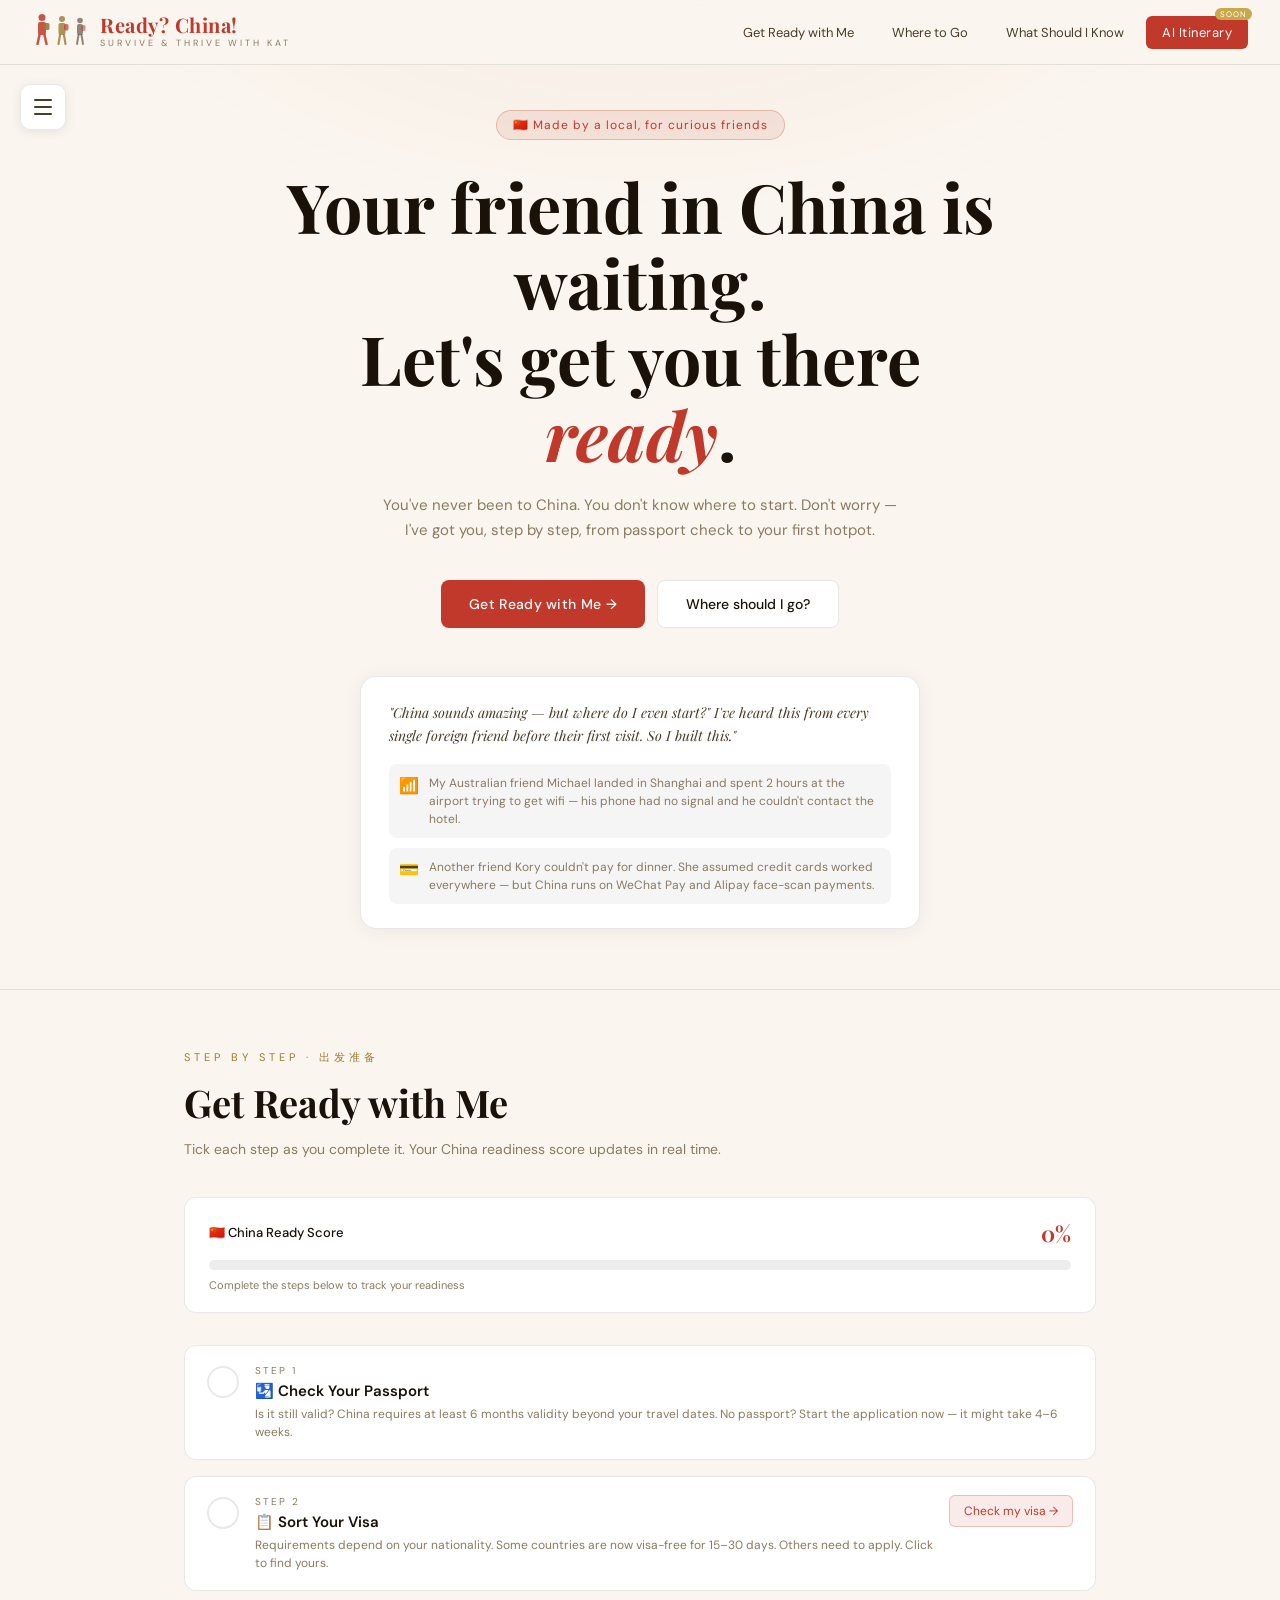
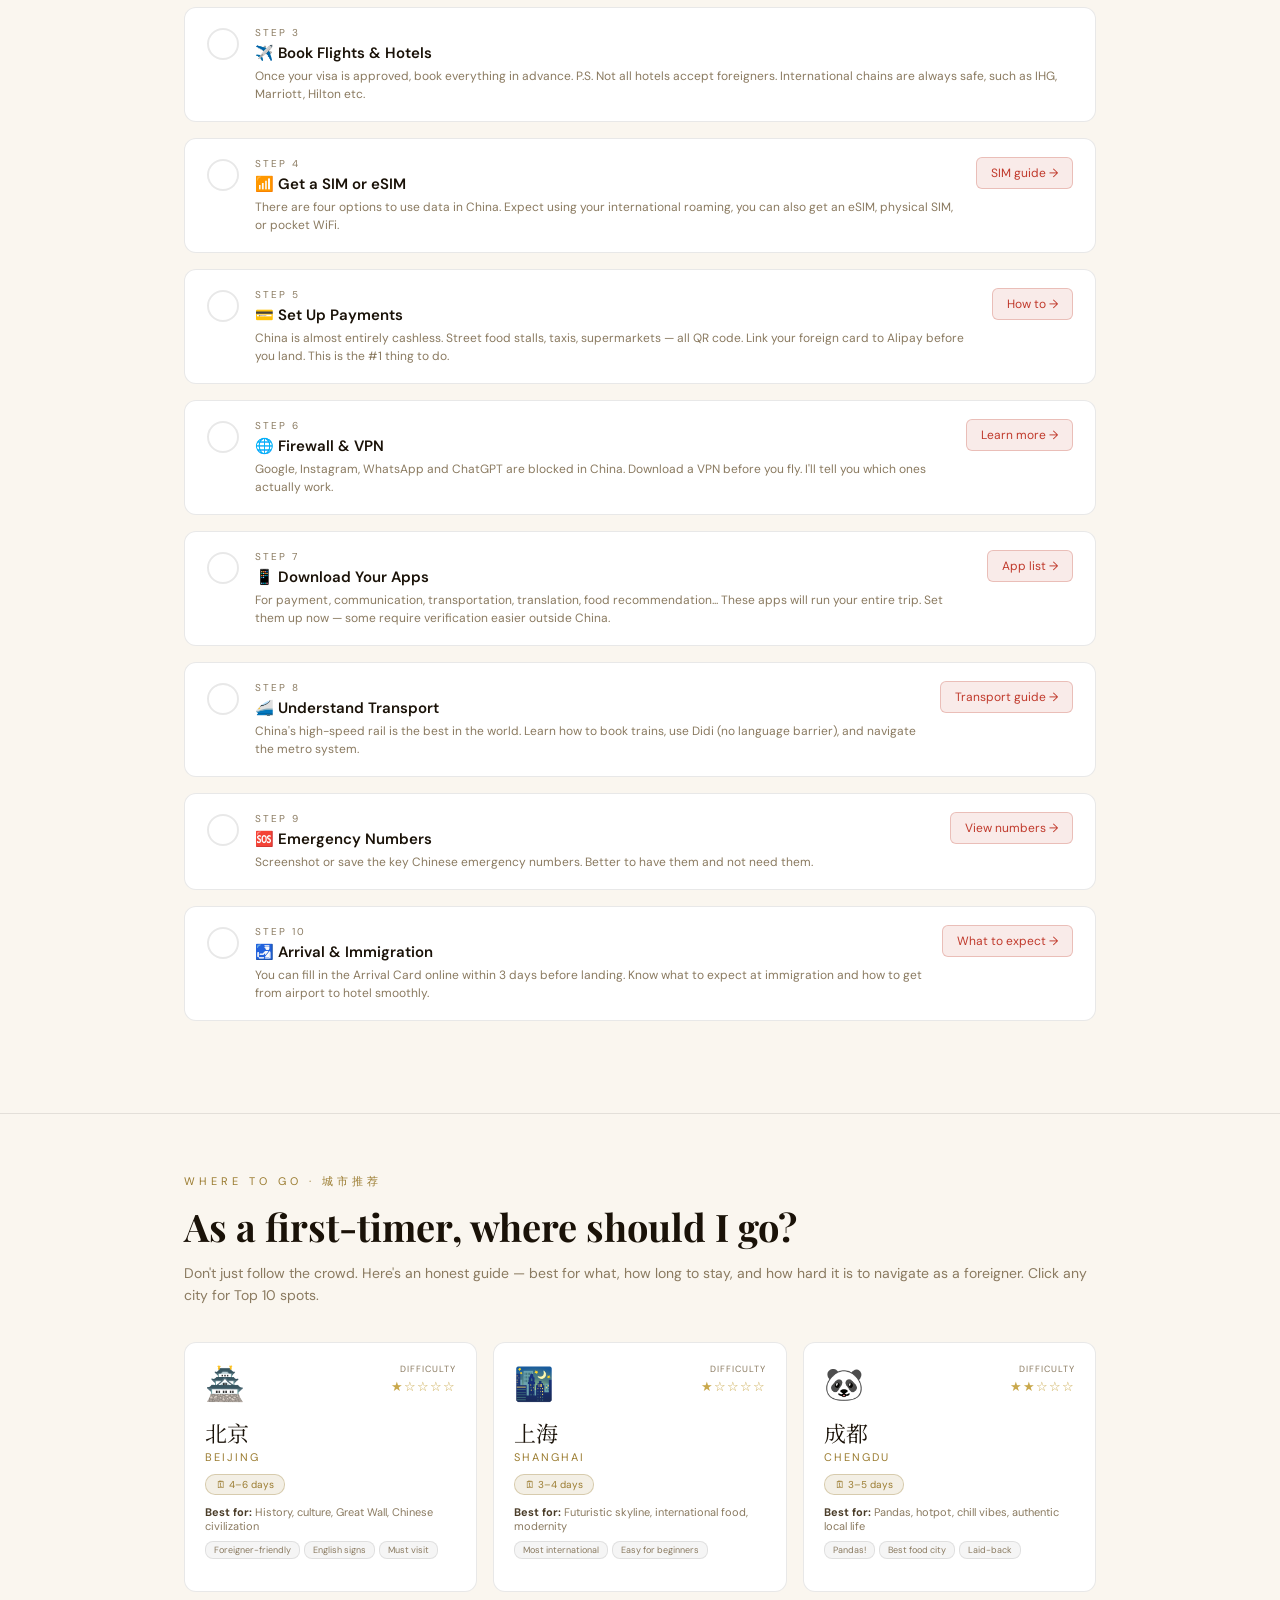
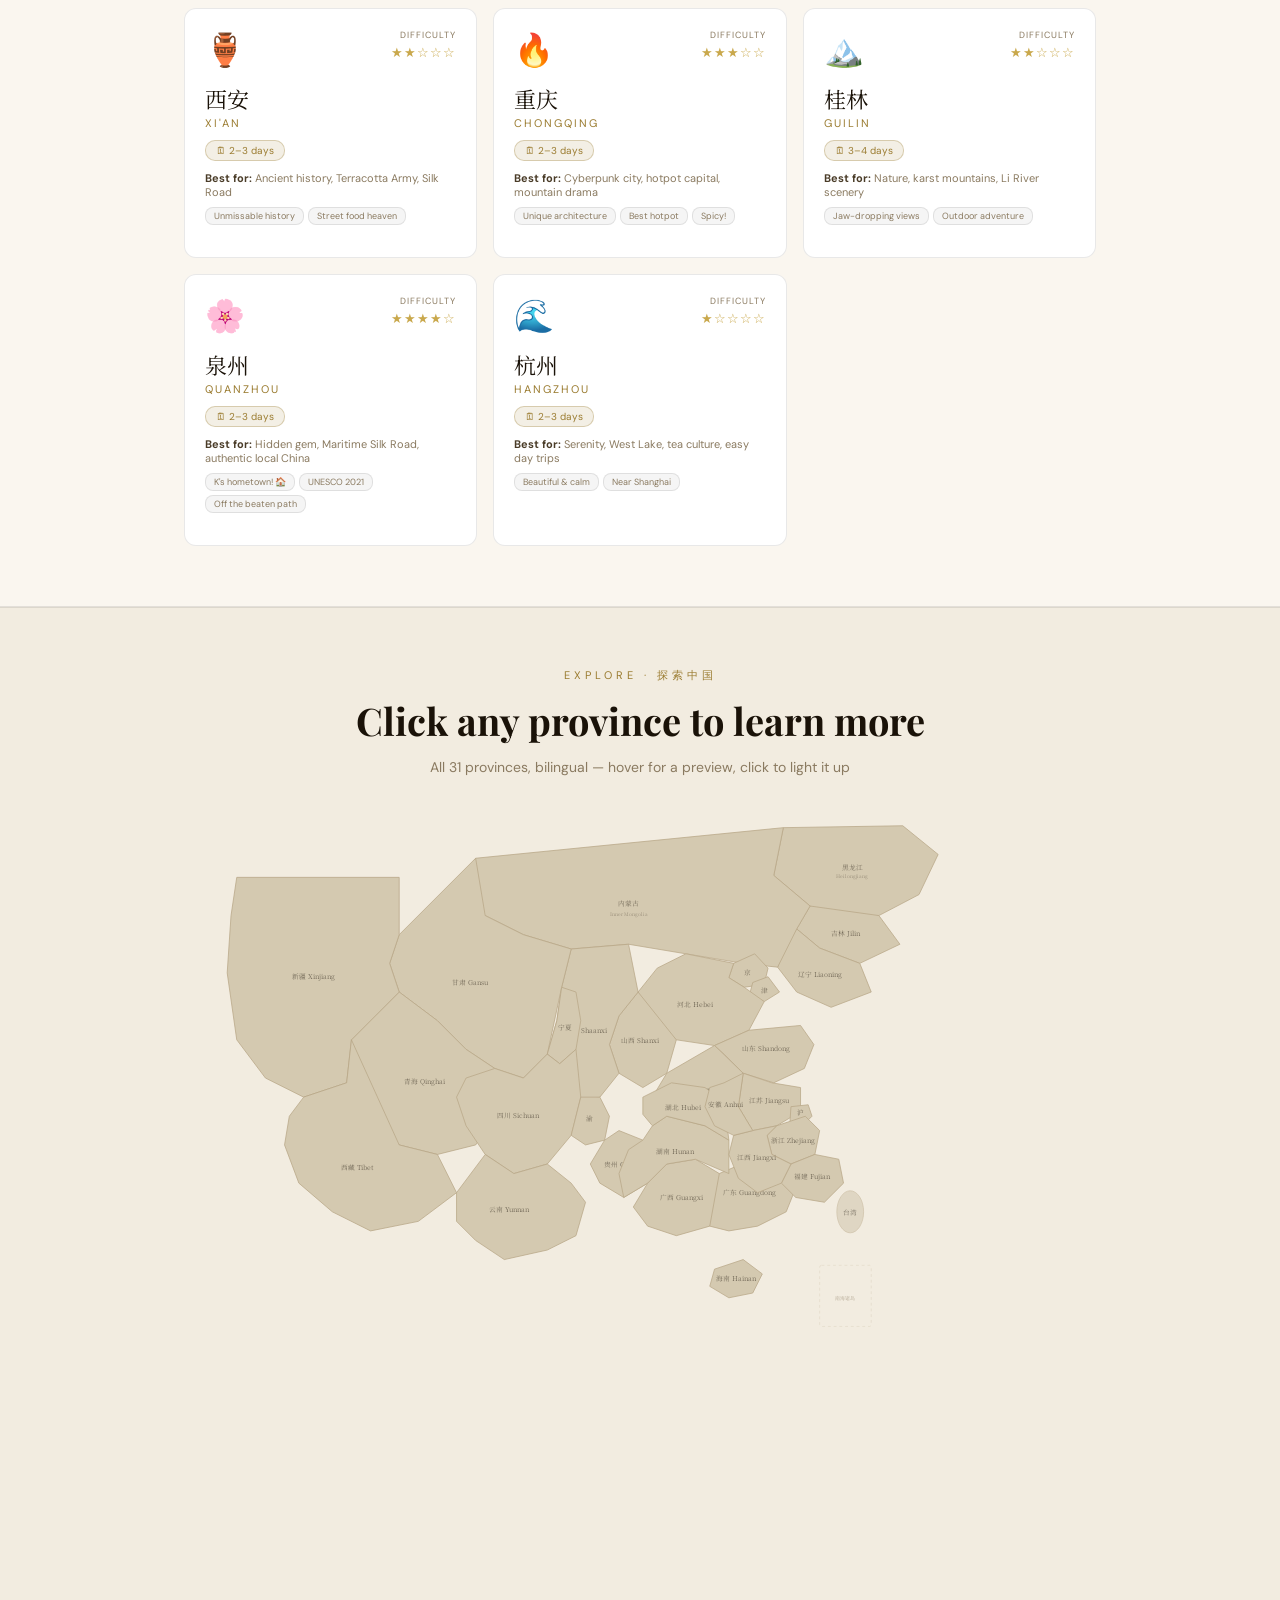
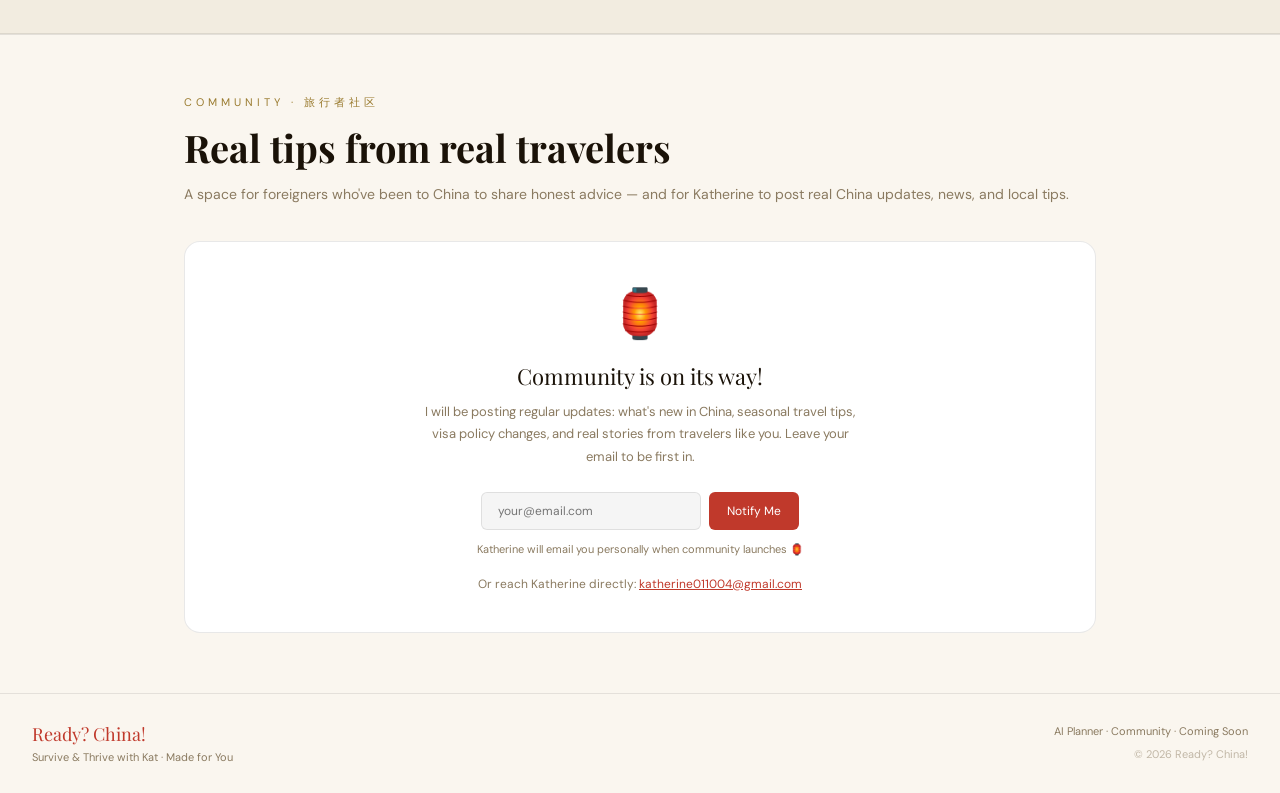
<file: index.html>
<!DOCTYPE html>
<html lang="en">
<head>
<meta charset="UTF-8">
<meta name="viewport" content="width=device-width, initial-scale=1.0">
<title>Ready? China! — Survive &amp; Thrive with Kat</title>
<link rel="preconnect" href="https://fonts.googleapis.com">
<link href="https://fonts.googleapis.com/css2?family=Noto+Serif+SC:wght@300;400;700&family=Playfair+Display:ital,wght@0,400;0,700;1,400&family=DM+Sans:wght@300;400;500&display=swap" rel="stylesheet">
<style>
:root {
  --bg: #faf6ef;
  --bg2: #f2ece0;
  --surface: rgba(0,0,0,0.04);
  --surface2: rgba(0,0,0,0.07);
  --border: rgba(0,0,0,0.09);
  --accent: #c0392b;
  --accent2: #e74c3c;
  --gold: #9a7b2f;
  --gold-light: #c9a84c;
  --text: #1a1208;
  --text-mid: #4a3c28;
  --text-muted: #8a7a60;
  --province-default: #d4c9b0;
  --province-stroke: #b8a888;
  --province-hover: #c9a84c;
  --province-active: #c0392b;
  --red-soft: rgba(192,57,43,0.1);
  --red-border: rgba(192,57,43,0.25);
  --gold-soft: rgba(154,123,47,0.12);
  --gold-border: rgba(154,123,47,0.3);
}
*{margin:0;padding:0;box-sizing:border-box}
body{background:var(--bg);color:var(--text);font-family:'DM Sans',sans-serif;min-height:100vh;overflow-x:hidden}
body::before{content:'';position:fixed;inset:0;background:radial-gradient(ellipse 80% 60% at 50% -10%,rgba(192,57,43,0.06),transparent 60%);pointer-events:none;z-index:0}

/* HEADER */
header{position:fixed;top:0;left:0;right:0;z-index:100;padding:14px 32px;display:flex;align-items:center;justify-content:space-between;background:rgba(250,246,239,0.88);backdrop-filter:blur(20px);border-bottom:1px solid var(--border)}
.logo-area{display:flex;align-items:center;gap:12px}
.logo-travelers{display:flex;align-items:flex-end;gap:1px;height:36px}
.traveler{animation:bob 1.8s ease-in-out infinite alternate}
.traveler:nth-child(2){animation-delay:.3s}.traveler:nth-child(3){animation-delay:.6s}
@keyframes bob{0%{transform:translateY(0)}100%{transform:translateY(-3px)}}
.logo-text .logo-main{font-family:'Playfair Display',serif;font-size:20px;font-weight:700;color:var(--accent);letter-spacing:.5px;line-height:1}
.logo-text .logo-sub{font-size:9px;color:var(--text-muted);letter-spacing:3px;text-transform:uppercase;margin-top:2px}
nav{display:flex;gap:6px;align-items:center}
.nav-link{padding:8px 16px;border-radius:6px;font-size:13px;color:var(--text-mid);text-decoration:none;cursor:pointer;transition:all .2s;background:none;border:none;font-family:'DM Sans',sans-serif}
.nav-link:hover{background:var(--surface2);color:var(--text)}
.nav-cta{background:var(--accent)!important;color:white!important;letter-spacing:.5px;position:relative}
.nav-cta:hover{background:var(--accent2)!important}
.nav-cta .soon-tag{position:absolute;top:-8px;right:-4px;background:var(--gold-light);color:white;font-size:8px;padding:1px 5px;border-radius:6px;letter-spacing:1px}

/* FLOATING MENU */
#menu-btn{position:fixed;top:84px;left:20px;z-index:200;width:46px;height:46px;background:white;border:1px solid var(--border);border-radius:10px;cursor:pointer;display:flex;flex-direction:column;align-items:center;justify-content:center;gap:5px;box-shadow:0 2px 12px rgba(0,0,0,0.08);transition:all .2s}
#menu-btn:hover{border-color:var(--accent);box-shadow:0 4px 20px rgba(192,57,43,0.15)}
#menu-btn span{display:block;width:18px;height:2px;background:var(--text-mid);transition:transform .3s,opacity .3s;border-radius:1px}
#menu-btn.open span:nth-child(1){transform:translateY(7px) rotate(45deg)}
#menu-btn.open span:nth-child(2){opacity:0}
#menu-btn.open span:nth-child(3){transform:translateY(-7px) rotate(-45deg)}
#menu-dropdown{position:fixed;top:140px;left:20px;z-index:199;background:white;border:1px solid var(--border);border-radius:12px;width:240px;display:none;box-shadow:0 8px 40px rgba(0,0,0,0.12);overflow:hidden}
#menu-dropdown.show{display:block;animation:slideDown .2s ease}
@keyframes slideDown{from{opacity:0;transform:translateY(-8px)}to{opacity:1;transform:translateY(0)}}
.menu-item{display:flex;align-items:center;gap:12px;padding:14px 18px;cursor:pointer;border-bottom:1px solid var(--border);transition:background .15s}
.menu-item:last-child{border-bottom:none}
.menu-item:hover{background:var(--surface)}
.menu-icon{font-size:20px;width:28px;text-align:center}
.menu-item-title{font-size:13px;color:var(--text);font-weight:500;margin-bottom:2px}
.menu-item-sub{font-size:10px;color:var(--text-muted)}
.mbadge{margin-left:auto;font-size:9px;padding:2px 7px;border-radius:8px;font-weight:700;letter-spacing:.8px}
.mbadge-red{background:var(--red-soft);color:var(--accent);border:1px solid var(--red-border)}
.mbadge-gray{background:var(--surface2);color:var(--text-muted);border:1px solid var(--border)}

/* MAIN */
main{padding-top:70px;position:relative;z-index:1}

/* HERO SECTION */
.hero{min-height:92vh;display:flex;flex-direction:column;align-items:center;justify-content:center;text-align:center;padding:40px 24px 60px}
.hero-badge{display:inline-flex;align-items:center;gap:8px;background:var(--red-soft);border:1px solid var(--red-border);padding:6px 16px;border-radius:20px;font-size:12px;color:var(--accent);letter-spacing:1px;margin-bottom:28px}
.hero-title{font-family:'Playfair Display',serif;font-size:clamp(36px,6vw,68px);line-height:1.12;color:var(--text);margin-bottom:20px;max-width:760px}
.hero-title em{color:var(--accent);font-style:italic}
.hero-sub{font-size:15px;color:var(--text-muted);line-height:1.7;max-width:520px;margin:0 auto 36px}
.hero-actions{display:flex;gap:12px;justify-content:center;flex-wrap:wrap;margin-bottom:48px}
.btn-primary{background:var(--accent);color:white;padding:14px 28px;border-radius:8px;font-size:14px;font-weight:500;text-decoration:none;cursor:pointer;border:none;font-family:'DM Sans',sans-serif;transition:all .2s;letter-spacing:.3px}
.btn-primary:hover{background:var(--accent2);transform:translateY(-1px);box-shadow:0 6px 20px rgba(192,57,43,0.3)}
.btn-secondary{background:white;color:var(--text);padding:14px 28px;border-radius:8px;font-size:14px;font-weight:500;cursor:pointer;border:1px solid var(--border);font-family:'DM Sans',sans-serif;transition:all .2s}
.btn-secondary:hover{border-color:var(--accent);color:var(--accent)}
.hero-story{background:white;border:1px solid var(--border);border-radius:16px;padding:24px 28px;max-width:560px;text-align:left;box-shadow:0 2px 20px rgba(0,0,0,0.06)}
.story-quote{font-family:'Playfair Display',serif;font-size:14px;font-style:italic;color:var(--text-mid);line-height:1.7;margin-bottom:16px}
.story-examples{display:flex;flex-direction:column;gap:10px}
.story-ex{display:flex;gap:10px;font-size:12px;color:var(--text-muted);line-height:1.5;padding:10px;background:var(--surface);border-radius:8px}
.story-ex-icon{font-size:16px;flex-shrink:0}

/* SECTION COMMON */
.section{padding:60px 24px;max-width:960px;margin:0 auto}
.section-eyebrow{font-size:11px;color:var(--gold);letter-spacing:4px;text-transform:uppercase;margin-bottom:12px}
.section-title{font-family:'Playfair Display',serif;font-size:clamp(24px,3.5vw,38px);color:var(--text);margin-bottom:10px}
.section-sub{font-size:14px;color:var(--text-muted);line-height:1.6;margin-bottom:36px}
.section-divider{border:none;border-top:1px solid var(--border);margin:0}

/* GET READY — CHECKLIST */
.checklist-steps{display:flex;flex-direction:column;gap:16px;margin-bottom:32px}
.check-step{background:white;border:1px solid var(--border);border-radius:12px;padding:18px 22px;display:flex;align-items:flex-start;gap:16px;cursor:pointer;transition:all .25s;position:relative;overflow:hidden}
.check-step:hover{border-color:var(--accent);box-shadow:0 4px 20px rgba(192,57,43,0.08)}
.check-step.done{background:rgba(39,174,96,0.04);border-color:rgba(39,174,96,0.3)}
.check-step.done .step-check{background:#27ae60;border-color:#27ae60}
.check-step.done .step-check::after{content:'✓';color:white;font-size:14px;font-weight:700}
.emergency-grid{display:grid;grid-template-columns:repeat(auto-fill,minmax(200px,1fr));gap:10px}
.emergency-card{background:var(--surface);border:1px solid var(--border);border-radius:8px;padding:14px}
.emg-num{font-family:'Playfair Display',serif;font-size:22px;color:var(--accent);margin-bottom:4px}
.emg-title{font-size:12px;font-weight:600;color:var(--text-mid);margin-bottom:6px}
.emg-desc{font-size:11px;color:var(--text-muted);line-height:1.5}
.step-check{width:32px;height:32px;border-radius:50%;border:2px solid var(--border);flex-shrink:0;display:flex;align-items:center;justify-content:center;cursor:pointer;transition:all .2s;margin-top:2px}
.step-check:hover{border-color:var(--accent)}
.step-num-label{font-size:10px;color:var(--text-muted);letter-spacing:2px;text-transform:uppercase;margin-bottom:4px}
.step-title-main{font-size:15px;font-weight:600;color:var(--text);margin-bottom:4px}
.step-desc-main{font-size:12px;color:var(--text-muted);line-height:1.5}
.step-action{margin-left:auto;flex-shrink:0}
.step-btn{background:var(--red-soft);border:1px solid var(--red-border);color:var(--accent);padding:7px 14px;border-radius:6px;font-size:12px;cursor:pointer;font-family:'DM Sans',sans-serif;transition:all .2s;white-space:nowrap}
.step-btn:hover{background:var(--accent);color:white}
/* Progress bar */
.progress-area{background:white;border:1px solid var(--border);border-radius:12px;padding:20px 24px;margin-bottom:32px}
.progress-header{display:flex;justify-content:space-between;align-items:center;margin-bottom:12px}
.progress-label{font-size:13px;color:var(--text);font-weight:500}
.progress-pct{font-size:22px;font-weight:700;color:var(--accent);font-family:'Playfair Display',serif}
.progress-bar-bg{height:10px;background:var(--surface2);border-radius:10px;overflow:hidden}
.progress-bar-fill{height:100%;background:linear-gradient(90deg,var(--accent),var(--gold-light));border-radius:10px;transition:width .6s ease;width:0%}
.progress-status{font-size:11px;color:var(--text-muted);margin-top:8px}

/* CITIES — CARD GRID */
.city-grid{display:grid;grid-template-columns:repeat(auto-fill,minmax(260px,1fr));gap:16px}
.city-card{background:white;border:1px solid var(--border);border-radius:12px;padding:20px;cursor:pointer;transition:all .25s;position:relative;overflow:hidden}
.city-card:hover{border-color:var(--accent);transform:translateY(-2px);box-shadow:0 8px 30px rgba(192,57,43,0.1)}
.city-card-top{display:flex;align-items:flex-start;justify-content:space-between;margin-bottom:12px}
.city-emoji-big{font-size:32px}
.city-difficulty{display:flex;flex-direction:column;align-items:flex-end;gap:3px}
.diff-label{font-size:9px;color:var(--text-muted);letter-spacing:1px;text-transform:uppercase}
.diff-stars{color:var(--gold-light);font-size:13px;letter-spacing:1px}
.city-name-zh{font-family:'Noto Serif SC',serif;font-size:22px;color:var(--text);margin-bottom:2px}
.city-name-en{font-size:11px;color:var(--gold);letter-spacing:2px;text-transform:uppercase;margin-bottom:8px}
.city-best-for{font-size:11px;color:var(--text-muted);margin-bottom:8px}
.city-best-for strong{color:var(--text-mid)}
.city-days{display:inline-flex;align-items:center;gap:5px;background:var(--gold-soft);border:1px solid var(--gold-border);padding:3px 10px;border-radius:10px;font-size:10px;color:var(--gold);margin-bottom:10px}
.city-tags{display:flex;flex-wrap:wrap;gap:4px;margin-bottom:12px}
.city-tag{font-size:9px;padding:2px 8px;background:var(--surface);color:var(--text-muted);border-radius:8px;border:1px solid var(--border)}
.city-detail{display:none;border-top:1px solid var(--border);margin-top:12px;padding-top:12px}
.city-detail.open{display:block;animation:fadeIn .2s ease}
.city-must-see{font-size:11px;font-weight:600;color:var(--text-mid);letter-spacing:1px;text-transform:uppercase;margin-bottom:8px}
.attr-list{list-style:none}
.attr-list li{display:flex;align-items:flex-start;gap:8px;font-size:12px;color:var(--text-muted);padding:5px 0;border-bottom:1px solid var(--border);line-height:1.4}
.attr-list li:last-child{border-bottom:none}
.attr-n{width:18px;height:18px;border-radius:50%;background:var(--red-soft);color:var(--accent);border:1px solid var(--red-border);display:flex;align-items:center;justify-content:center;font-size:9px;font-weight:700;flex-shrink:0}

/* MAP SECTION */
.map-section-wrap{padding:60px 24px;background:var(--bg2);border-top:1px solid var(--border);border-bottom:1px solid var(--border)}
.map-container{max-width:860px;margin:0 auto}
#china-map-svg{width:100%;height:auto;display:block;margin-top:20px}
#china-map-svg .province{fill:var(--province-default);stroke:var(--province-stroke);stroke-width:.8;cursor:pointer;transition:fill .3s,filter .3s}
#china-map-svg .province:hover{fill:var(--province-hover);filter:drop-shadow(0 0 6px rgba(201,168,76,.5))}
#china-map-svg .province.active{fill:var(--province-active);filter:drop-shadow(0 0 10px rgba(192,57,43,.6))}
.prov-lbl{pointer-events:none;font-family:'Noto Serif SC',serif}
.plzh{font-size:7px;fill:rgba(26,18,8,.5)}
.plen{font-size:5px;fill:rgba(26,18,8,.3)}
#prov-tip{position:fixed;display:none;background:white;border:1px solid var(--gold-light);border-radius:8px;padding:12px 16px;z-index:500;pointer-events:none;min-width:180px;box-shadow:0 4px 20px rgba(0,0,0,.12)}
#prov-tip .tzh{font-family:'Noto Serif SC',serif;font-size:18px;color:var(--accent);margin-bottom:2px}
#prov-tip .ten{font-size:10px;color:var(--gold);letter-spacing:2px;text-transform:uppercase;margin-bottom:6px}
#prov-tip .tdesc{font-size:11px;color:var(--text-muted);line-height:1.5}
#map-active-strip{text-align:center;min-height:40px;padding:8px;display:flex;align-items:center;justify-content:center}
.map-pill{display:inline-flex;align-items:center;gap:10px;background:var(--red-soft);border:1px solid var(--red-border);padding:8px 20px;border-radius:20px}
.map-pill-zh{font-family:'Noto Serif SC',serif;font-size:17px;color:var(--accent)}
.map-pill-en{font-size:11px;color:var(--gold);letter-spacing:2px;text-transform:uppercase}
.map-pill-btn{font-size:10px;color:var(--text-muted);cursor:pointer;text-decoration:underline;text-underline-offset:3px}

/* COMMUNITY */
.community-coming{background:white;border:1px solid var(--border);border-radius:16px;padding:40px;text-align:center}
.comm-icon{font-size:48px;margin-bottom:16px}
.comm-title{font-family:'Playfair Display',serif;font-size:22px;color:var(--text);margin-bottom:10px}
.comm-sub{font-size:13px;color:var(--text-muted);line-height:1.7;max-width:440px;margin:0 auto 24px}
.comm-notify{display:flex;gap:8px;justify-content:center;flex-wrap:wrap}
.comm-input{background:var(--surface);border:1px solid var(--border);color:var(--text);padding:10px 16px;border-radius:6px;font-size:12px;outline:none;width:220px;font-family:'DM Sans',sans-serif;transition:border-color .2s}
.comm-input:focus{border-color:var(--gold)}
.comm-btn{background:var(--accent);color:white;border:none;padding:10px 18px;border-radius:6px;cursor:pointer;font-size:12px;font-family:'DM Sans',sans-serif;transition:opacity .2s}
.comm-btn:hover{opacity:.85}
.comm-success{font-size:12px;color:var(--gold);margin-top:10px;display:none}

/* MODALS */
.modal-overlay{position:fixed;inset:0;background:rgba(0,0,0,.5);backdrop-filter:blur(8px);z-index:300;display:none;align-items:center;justify-content:center;padding:20px}
.modal-overlay.show{display:flex;animation:fadeIn .25s ease}
@keyframes fadeIn{from{opacity:0}to{opacity:1}}
.modal-box{background:white;border:1px solid var(--border);border-radius:16px;max-width:700px;width:100%;max-height:88vh;overflow-y:auto;box-shadow:0 20px 80px rgba(0,0,0,.15);animation:modalUp .28s ease}
@keyframes modalUp{from{opacity:0;transform:translateY(24px)}to{opacity:1;transform:translateY(0)}}
.modal-header{padding:22px 26px 18px;border-bottom:1px solid var(--border);display:flex;align-items:flex-start;justify-content:space-between;position:sticky;top:0;background:white;z-index:10;border-radius:16px 16px 0 0}
.modal-title{font-family:'Playfair Display',serif;font-size:20px;color:var(--text);margin-bottom:3px}
.modal-subtitle{font-size:11px;color:var(--text-muted)}
.modal-close{background:none;border:1px solid var(--border);color:var(--text-muted);width:32px;height:32px;border-radius:6px;cursor:pointer;font-size:18px;display:flex;align-items:center;justify-content:center;transition:all .2s;flex-shrink:0}
.modal-close:hover{border-color:var(--accent);color:var(--accent)}
.modal-body{padding:22px 26px}

/* VISA MODAL */
.nationality-search{width:100%;padding:10px 16px;border:1px solid var(--border);border-radius:8px;font-size:13px;font-family:'DM Sans',sans-serif;background:var(--surface);color:var(--text);outline:none;margin-bottom:12px;transition:border-color .2s}
.nationality-search:focus{border-color:var(--gold)}
.country-list{display:flex;flex-wrap:wrap;gap:8px;margin-bottom:16px;max-height:200px;overflow-y:auto}
.country-btn{background:var(--surface);border:1px solid var(--border);border-radius:6px;padding:7px 12px;cursor:pointer;font-size:12px;color:var(--text-mid);transition:all .2s;display:flex;align-items:center;gap:6px}
.country-btn:hover,.country-btn.selected{border-color:var(--gold);background:var(--gold-soft);color:var(--gold)}
.visa-result{display:none;background:var(--surface);border-left:3px solid var(--gold-light);padding:16px;border-radius:0 8px 8px 0;font-size:12px;color:var(--text-muted);line-height:1.8;margin-top:12px}
.visa-result.show{display:block;animation:fadeIn .2s}
.visa-result strong{color:var(--text)}
.visa-result a{color:var(--gold)}
.visa-free-section{margin-top:20px}
.vf-title{font-size:12px;color:var(--gold);letter-spacing:1px;font-weight:600;margin-bottom:10px}
.vf-grid{display:grid;grid-template-columns:repeat(auto-fill,minmax(140px,1fr));gap:6px}
.vf-item{display:flex;align-items:center;gap:8px;padding:7px 10px;background:var(--surface);border:1px solid var(--border);border-radius:6px;font-size:11px;color:var(--text-mid)}

/* APP LIST */
.app-list{display:flex;flex-direction:column;gap:10px}
.app-item{display:flex;gap:14px;align-items:flex-start;padding:14px;background:var(--surface);border:1px solid var(--border);border-radius:10px}
.app-icon-box{width:44px;height:44px;border-radius:10px;display:flex;align-items:center;justify-content:center;font-size:22px;flex-shrink:0;background:white;border:1px solid var(--border)}
.app-name{font-size:13px;font-weight:600;color:var(--text);margin-bottom:3px}
.app-desc{font-size:11px;color:var(--text-muted);line-height:1.5}
.app-tip{font-size:10px;color:var(--gold);margin-top:5px}

/* INFO CARDS */
.info-grid{display:grid;grid-template-columns:repeat(auto-fill,minmax(200px,1fr));gap:10px}
.info-card{background:var(--surface);border:1px solid var(--border);border-radius:8px;padding:14px}
.info-card-title{font-size:12px;font-weight:600;color:var(--text-mid);margin-bottom:8px;display:flex;align-items:center;gap:6px}
.info-list{list-style:none}
.info-list li{font-size:11px;color:var(--text-muted);padding:4px 0;border-bottom:1px solid var(--border);display:flex;gap:6px;line-height:1.4}
.info-list li:last-child{border-bottom:none}
.info-list li::before{content:'·';color:var(--gold);flex-shrink:0}

/* ABOUT (K's PROFILE) */
.about-card{background:white;border:1px solid var(--border);border-radius:16px;overflow:hidden}
.about-top{background:linear-gradient(135deg,var(--accent) 0%,#8b1a1a 100%);padding:32px;display:flex;align-items:flex-start;gap:20px}
.about-avatar{width:64px;height:64px;border-radius:50%;background:rgba(255,255,255,.2);display:flex;align-items:center;justify-content:center;font-size:28px;flex-shrink:0;border:2px solid rgba(255,255,255,.4)}
.about-intro .about-name{font-family:'Playfair Display',serif;font-size:22px;color:white;margin-bottom:4px}
.about-intro .about-role{font-size:11px;color:rgba(255,255,255,.7);letter-spacing:2px;text-transform:uppercase;margin-bottom:8px}
.about-intro .about-flags{font-size:20px;letter-spacing:4px}
.about-body{padding:28px}
.about-story{font-size:13px;color:var(--text-mid);line-height:1.8;margin-bottom:20px}
.about-examples{display:flex;flex-direction:column;gap:10px;margin-bottom:20px}
.about-ex{display:flex;gap:12px;padding:14px;background:var(--surface);border-radius:8px;border:1px solid var(--border)}
.about-ex-icon{font-size:20px;flex-shrink:0}
.about-ex-text{font-size:12px;color:var(--text-muted);line-height:1.6}
.about-contact{display:flex;align-items:center;gap:10px;padding:14px 16px;background:var(--red-soft);border:1px solid var(--red-border);border-radius:8px;font-size:12px;color:var(--text-mid)}
.about-contact a{color:var(--accent);font-weight:500}
.about-hometown{font-family:'Noto Serif SC',serif;font-size:13px;color:var(--accent);margin-top:12px}

/* AI PLANNER TEASER */
.planner-teaser{text-align:center;padding:10px 0}
.planner-icon{font-size:48px;margin-bottom:16px}
.planner-h{font-family:'Playfair Display',serif;font-size:22px;color:var(--text);margin-bottom:10px}
.planner-p{font-size:13px;color:var(--text-muted);line-height:1.7;max-width:420px;margin:0 auto 24px}
.feature-list{display:flex;flex-direction:column;gap:8px;max-width:380px;margin:0 auto 24px;text-align:left}
.feat-item{display:flex;align-items:center;gap:10px;padding:10px 14px;background:var(--surface);border:1px solid var(--border);border-radius:8px;font-size:12px;color:var(--text-muted)}
.feat-icon{font-size:16px}
.notify-row{display:flex;gap:8px;justify-content:center;flex-wrap:wrap}
.notify-input{background:var(--surface);border:1px solid var(--border);color:var(--text);padding:10px 16px;border-radius:6px;font-size:12px;outline:none;width:210px;font-family:'DM Sans',sans-serif;transition:border-color .2s}
.notify-input:focus{border-color:var(--gold)}
.notify-btn{background:var(--accent);color:white;border:none;padding:10px 18px;border-radius:6px;cursor:pointer;font-size:12px;font-family:'DM Sans',sans-serif}
.notify-btn:hover{background:var(--accent2)}
.notify-ok{font-size:12px;color:var(--gold);margin-top:10px;display:none}

/* NOTE */
.modal-note{margin-top:16px;background:var(--red-soft);border-left:3px solid var(--accent);padding:12px 16px;border-radius:0 6px 6px 0;font-size:12px;color:var(--text-muted);line-height:1.6}
.modal-note strong{color:var(--text)}

/* FOOTER */
footer{border-top:1px solid var(--border);padding:28px 32px;display:flex;align-items:center;justify-content:space-between;font-size:11px;color:var(--text-muted)}
.footer-brand{font-family:'Playfair Display',serif;font-size:18px;color:var(--accent);margin-bottom:4px}

/* SCROLLBAR */
::-webkit-scrollbar{width:4px}
::-webkit-scrollbar-track{background:transparent}
::-webkit-scrollbar-thumb{background:rgba(154,123,47,.3);border-radius:2px}

@media(max-width:640px){
  nav .nav-link:not(.nav-cta){display:none}
  header{padding:12px 16px}
  .hero{padding:30px 16px 50px}
  .section{padding:40px 16px}
}
</style>
</head>
<body>

<!-- HEADER -->
<header>
  <div class="logo-area" onclick="window.scrollTo({top:0,behavior:'smooth'})" style="cursor:pointer" title="Back to top">
    <div class="logo-travelers">
      <div class="traveler">
        <svg width="20" height="32" viewBox="0 0 20 32" fill="none">
          <circle cx="10" cy="4.5" r="3.5" fill="#c0392b" opacity=".85"/>
          <rect x="6" y="9" width="8" height="13" rx="2" fill="#c0392b" opacity=".85"/>
          <rect x="12.5" y="10" width="5" height="7" rx="1.5" fill="#9a7b2f" opacity=".9"/>
          <line x1="7.5" y1="22" x2="5.5" y2="31" stroke="#c0392b" stroke-width="2.5" stroke-linecap="round" opacity=".85"/>
          <line x1="12.5" y1="22" x2="14.5" y2="31" stroke="#c0392b" stroke-width="2.5" stroke-linecap="round" opacity=".85"/>
        </svg>
      </div>
      <div class="traveler">
        <svg width="18" height="30" viewBox="0 0 18 30" fill="none">
          <circle cx="9" cy="4" r="3" fill="#9a7b2f" opacity=".8"/>
          <rect x="5.5" y="8" width="7" height="12" rx="2" fill="#9a7b2f" opacity=".8"/>
          <rect x="11" y="9" width="4.5" height="6.5" rx="1.5" fill="#c0392b" opacity=".7"/>
          <line x1="7" y1="20" x2="5.5" y2="29" stroke="#9a7b2f" stroke-width="2.2" stroke-linecap="round" opacity=".8"/>
          <line x1="11" y1="20" x2="12.5" y2="29" stroke="#9a7b2f" stroke-width="2.2" stroke-linecap="round" opacity=".8"/>
        </svg>
      </div>
      <div class="traveler">
        <svg width="16" height="28" viewBox="0 0 16 28" fill="none">
          <circle cx="8" cy="3.5" r="2.8" fill="#4a3c28" opacity=".6"/>
          <rect x="5" y="7" width="6" height="11" rx="2" fill="#4a3c28" opacity=".6"/>
          <rect x="9.5" y="8" width="4" height="6" rx="1.5" fill="#c0392b" opacity=".55"/>
          <line x1="6.5" y1="18" x2="5" y2="27" stroke="#4a3c28" stroke-width="2" stroke-linecap="round" opacity=".6"/>
          <line x1="9.5" y1="18" x2="11" y2="27" stroke="#4a3c28" stroke-width="2" stroke-linecap="round" opacity=".6"/>
        </svg>
      </div>
    </div>
    <div class="logo-text">
      <div class="logo-main">Ready? China!</div>
      <div class="logo-sub">Survive & Thrive with Kat</div>
    </div>
  </div>
  <nav>
    <button class="nav-link" onclick="scrollToSection('ready-section')">Get Ready with Me</button>
    <button class="nav-link" onclick="scrollToSection('cities-section')">Where to Go</button>
    <button class="nav-link" onclick="scrollToSection('community-section')">What Should I Know</button>
    <button class="nav-link nav-cta" onclick="openModal('planning-modal')">
      <span class="soon-tag">SOON</span>AI Itinerary
    </button>
  </nav>
</header>

<!-- FLOATING MENU -->
<button id="menu-btn" onclick="toggleMenu()"><span></span><span></span><span></span></button>
<div id="menu-dropdown">
  <div class="menu-item" onclick="scrollToSection('ready-section');closeMenu()">
    <div class="menu-icon">✅</div>
    <div><div class="menu-item-title">Get Ready with Me</div><div class="menu-item-sub">Step-by-step checklist</div></div>
    <span class="mbadge mbadge-red">START</span>
  </div>
  <div class="menu-item" onclick="scrollToSection('cities-section');closeMenu()">
    <div class="menu-icon">🗺️</div>
    <div><div class="menu-item-title">Cities</div><div class="menu-item-sub">Where should I go?</div></div>
  </div>
  <div class="menu-item" onclick="scrollToSection('map-section');closeMenu()">
    <div class="menu-icon">📍</div>
    <div><div class="menu-item-title">Explore the Map</div><div class="menu-item-sub">All 31 provinces</div></div>
  </div>
  <div class="menu-item" onclick="scrollToSection('community-section');closeMenu()">
    <div class="menu-icon">👥</div>
    <div><div class="menu-item-title">Community</div><div class="menu-item-sub">Tips from Kat and travelers</div></div>
    <span class="mbadge mbadge-gray">SOON</span>
  </div>
  <div class="menu-item" onclick="openModal('planning-modal');closeMenu()">
    <div class="menu-icon">🤖</div>
    <div><div class="menu-item-title">AI Trip Planner</div><div class="menu-item-sub">Auto itinerary</div></div>
    <span class="mbadge mbadge-gray">SOON</span>
  </div>
  <div class="menu-item" onclick="openModal('about-modal');closeMenu()">
    <div class="menu-icon">🙋‍♀️</div>
    <div><div class="menu-item-title">About Katherine</div><div class="menu-item-sub">Who built this & why</div></div>
  </div>
</div>

<!-- TOOLTIP -->
<div id="prov-tip"><div class="tzh" id="tip-zh"></div><div class="ten" id="tip-en"></div><div class="tdesc" id="tip-desc"></div></div>

<main>

<!-- ═══════════ HERO ═══════════ -->
<section class="hero">
  <div class="hero-badge">🇨🇳 Made by a local, for curious friends</div>
  <h1 class="hero-title">Your friend in China is waiting.<br>Let's get you there <em>ready</em>.</h1>
  <p class="hero-sub">You've never been to China. You don't know where to start. Don't worry — I've got you, step by step, from passport check to your first hotpot.</p>
  <div class="hero-actions">
    <button class="btn-primary" onclick="scrollToSection('ready-section')">Get Ready with Me →</button>
    <button class="btn-secondary" onclick="scrollToSection('cities-section')">Where should I go?</button>
  </div>
  <div class="hero-story">
    <div class="story-quote">"China sounds amazing — but where do I even start?" I've heard this from every single foreign friend before their first visit. So I built this."</div>
    <div class="story-examples">
      <div class="story-ex"><div class="story-ex-icon">📶</div><div>My Australian friend Michael landed in Shanghai and spent 2 hours at the airport trying to get wifi — his phone had no signal and he couldn't contact the hotel.</div></div>
      <div class="story-ex"><div class="story-ex-icon">💳</div><div>Another friend Kory couldn't pay for dinner. She assumed credit cards worked everywhere — but China runs on WeChat Pay and Alipay face-scan payments.</div></div>
    </div>
  </div>
</section>

<hr class="section-divider">

<!-- ═══════════ GET READY WITH ME ═══════════ -->
<div id="ready-container"></div>


<hr class="section-divider">

<!-- ═══════════ CITIES ═══════════ -->
<section class="section" id="cities-section">
  <div class="section-eyebrow">Where to Go · 城市推荐</div>
  <h2 class="section-title">As a first-timer, where should I go?</h2>
  <p class="section-sub">Don't just follow the crowd. Here's an honest guide — best for what, how long to stay, and how hard it is to navigate as a foreigner. Click any city for Top 10 spots.</p>

     <div class="city-grid" id="cities-container"></div>
</section>

<hr class="section-divider">

<!-- ═══════════ MAP ═══════════ -->
<section class="map-section-wrap" id="map-section">
  <div class="map-container">
    <div class="section-eyebrow" style="text-align:center">Explore · 探索中国</div>
    <h2 class="section-title" style="text-align:center">Click any province to learn more</h2>
    <p class="section-sub" style="text-align:center;margin-bottom:0">All 31 provinces, bilingual — hover for a preview, click to light it up</p>

    <svg id="china-map-svg" viewBox="0 0 900 760" xmlns="http://www.w3.org/2000/svg">

      <g id="heilongjiang" class="province" data-zh="黑龙江" data-en="Heilongjiang" data-desc="China's northernmost province. Ice & Snow Festival, Siberian tigers, vast forests." onmousemove="showTip(event,this)" onmouseleave="hideTip()" onclick="selectProv(this)"><polygon points="600,30 725,28 762,58 742,100 700,122 658,132 628,112 590,80"/></g>
      <text class="prov-lbl" x="672" y="74"><tspan class="plzh" text-anchor="middle">黑龙江</tspan></text>
      <text class="prov-lbl" x="672" y="83"><tspan class="plen" text-anchor="middle">Heilongjiang</tspan></text>

      <g id="jilin" class="province" data-zh="吉林" data-en="Jilin" data-desc="Changchun & Jilin City. Ski resorts, rime ice scenery, Korean cultural heritage." onmousemove="showTip(event,this)" onmouseleave="hideTip()" onclick="selectProv(this)"><polygon points="628,112 700,122 722,152 680,172 638,156 614,136"/></g>
      <text class="prov-lbl" x="665" y="143"><tspan class="plzh" text-anchor="middle">吉林 Jilin</tspan></text>

      <g id="liaoning" class="province" data-zh="辽宁" data-en="Liaoning" data-desc="Dalian's coastline, Shenyang Imperial Palace. Gateway to Northeast China." onmousemove="showTip(event,this)" onmouseleave="hideTip()" onclick="selectProv(this)"><polygon points="614,136 638,156 680,172 692,202 650,218 614,202 594,176 600,156"/></g>
      <text class="prov-lbl" x="638" y="186"><tspan class="plzh" text-anchor="middle">辽宁 Liaoning</tspan></text>

      <g id="inner-mongolia" class="province" data-zh="内蒙古" data-en="Inner Mongolia" data-desc="Vast steppes, nomadic culture, horse riding, incredible starry skies." onmousemove="showTip(event,this)" onmouseleave="hideTip()" onclick="selectProv(this)"><polygon points="278,62 600,30 590,80 628,112 614,136 594,176 558,172 498,162 438,152 378,157 328,142 288,122 258,92"/></g>
      <text class="prov-lbl" x="438" y="112"><tspan class="plzh" text-anchor="middle">内蒙古</tspan></text>
      <text class="prov-lbl" x="438" y="122"><tspan class="plen" text-anchor="middle">Inner Mongolia</tspan></text>

      <g id="beijing" class="province" data-zh="北京" data-en="Beijing" data-desc="China's capital. Great Wall, Forbidden City, Tiananmen. Essential first stop." onmousemove="showTip(event,this)" onmouseleave="hideTip()" onclick="selectProv(this)"><polygon points="548,172 570,162 584,177 580,194 559,197 543,187"/></g>
      <text class="prov-lbl" x="562" y="184"><tspan class="plzh" text-anchor="middle">京</tspan></text>

      <g id="tianjin" class="province" data-zh="天津" data-en="Tianjin" data-desc="Historic port city near Beijing. European architecture, famous Goubuli buns." onmousemove="showTip(event,this)" onmouseleave="hideTip()" onclick="selectProv(this)"><polygon points="568,192 584,186 596,202 580,212 564,207"/></g>
      <text class="prov-lbl" x="580" y="203"><tspan class="plzh" text-anchor="middle">津</tspan></text>

      <g id="hebei" class="province" data-zh="河北" data-en="Hebei" data-desc="Surrounds Beijing & Tianjin. Chengde Summer Palace, Zhangjiakou ski mountains." onmousemove="showTip(event,this)" onmouseleave="hideTip()" onclick="selectProv(this)"><polygon points="498,162 548,172 543,187 559,197 580,212 564,242 528,258 488,252 458,232 448,202 468,177"/></g>
      <text class="prov-lbl" x="508" y="218"><tspan class="plzh" text-anchor="middle">河北 Hebei</tspan></text>

      <g id="shanxi" class="province" data-zh="山西" data-en="Shanxi" data-desc="Ancient culture. Pingyao old city (UNESCO), Yungang Grottoes." onmousemove="showTip(event,this)" onmouseleave="hideTip()" onclick="selectProv(this)"><polygon points="448,202 488,252 478,287 453,302 428,287 418,257 428,227"/></g>
      <text class="prov-lbl" x="450" y="255"><tspan class="plzh" text-anchor="middle">山西 Shanxi</tspan></text>

      <g id="shandong" class="province" data-zh="山东" data-en="Shandong" data-desc="Birthplace of Confucius. Mount Tai, Qingdao beer, beautiful coastline." onmousemove="showTip(event,this)" onmouseleave="hideTip()" onclick="selectProv(this)"><polygon points="564,242 618,237 632,257 622,282 590,297 558,287 538,267 528,258"/></g>
      <text class="prov-lbl" x="582" y="264"><tspan class="plzh" text-anchor="middle">山东 Shandong</tspan></text>

      <g id="henan" class="province" data-zh="河南" data-en="Henan" data-desc="Heart of ancient China. Shaolin Temple, Longmen Grottoes, Yellow River." onmousemove="showTip(event,this)" onmouseleave="hideTip()" onclick="selectProv(this)"><polygon points="478,287 528,258 558,287 553,322 518,342 483,332 463,312"/></g>
      <text class="prov-lbl" x="508" y="307"><tspan class="plzh" text-anchor="middle">河南 Henan</tspan></text>

      <g id="shaanxi" class="province" data-zh="陕西" data-en="Shaanxi" data-desc="Terracotta Army, ancient Xi'an. The Silk Road begins here!" onmousemove="showTip(event,this)" onmouseleave="hideTip()" onclick="selectProv(this)"><polygon points="378,157 438,152 448,202 428,227 418,257 428,287 408,312 378,322 358,302 353,267 363,232 368,197"/></g>
      <text class="prov-lbl" x="394" y="245"><tspan class="plzh" text-anchor="middle">陕西 Shaanxi</tspan></text>

      <g id="gansu" class="province" data-zh="甘肃" data-en="Gansu" data-desc="Silk Road corridor. Dunhuang Mogao Caves, Rainbow Mountains, Jiayuguan Fort." onmousemove="showTip(event,this)" onmouseleave="hideTip()" onclick="selectProv(this)"><polygon points="198,142 278,62 288,122 328,142 378,157 368,197 353,267 328,292 298,282 268,262 238,232 198,202 188,172"/></g>
      <text class="prov-lbl" x="272" y="195"><tspan class="plzh" text-anchor="middle">甘肃 Gansu</tspan></text>

      <g id="ningxia" class="province" data-zh="宁夏" data-en="Ningxia" data-desc="Desert meets oasis. Shapotou sand dunes, Hui Muslim culture." onmousemove="showTip(event,this)" onmouseleave="hideTip()" onclick="selectProv(this)"><polygon points="353,267 363,232 368,197 383,202 388,232 383,262 366,277"/></g>
      <text class="prov-lbl" x="372" y="242"><tspan class="plzh" text-anchor="middle">宁夏</tspan></text>

      <g id="qinghai" class="province" data-zh="青海" data-en="Qinghai" data-desc="Qinghai Lake, Tibetan plateau, breathtaking high-altitude scenery." onmousemove="showTip(event,this)" onmouseleave="hideTip()" onclick="selectProv(this)"><polygon points="148,252 198,202 238,232 268,262 298,282 308,322 278,362 238,372 198,362 168,332 143,297"/></g>
      <text class="prov-lbl" x="224" y="298"><tspan class="plzh" text-anchor="middle">青海 Qinghai</tspan></text>

      <g id="xinjiang" class="province" data-zh="新疆" data-en="Xinjiang" data-desc="China's largest region. Taklamakan Desert, Silk Road oases, Kashgar bazaar." onmousemove="showTip(event,this)" onmouseleave="hideTip()" onclick="selectProv(this)"><polygon points="28,82 198,82 198,142 188,172 198,202 148,252 143,297 98,312 58,292 28,252 18,182 22,122"/></g>
      <text class="prov-lbl" x="108" y="188"><tspan class="plzh" text-anchor="middle">新疆 Xinjiang</tspan></text>

      <g id="tibet" class="province" data-zh="西藏" data-en="Tibet" data-desc="Potala Palace, Mt. Everest Base Camp. The roof of the world." onmousemove="showTip(event,this)" onmouseleave="hideTip()" onclick="selectProv(this)"><polygon points="98,312 143,297 148,252 198,362 238,372 258,412 218,442 168,452 128,432 93,402 78,362 83,332"/></g>
      <text class="prov-lbl" x="154" y="388"><tspan class="plzh" text-anchor="middle">西藏 Tibet</tspan></text>

      <g id="sichuan" class="province" data-zh="四川" data-en="Sichuan" data-desc="Panda paradise! Spicy food, Jiuzhaigou lakes, Leshan Giant Buddha." onmousemove="showTip(event,this)" onmouseleave="hideTip()" onclick="selectProv(this)"><polygon points="298,282 328,292 353,267 366,277 383,262 388,312 378,352 353,382 318,392 288,372 268,342 258,312 268,292"/></g>
      <text class="prov-lbl" x="322" y="334"><tspan class="plzh" text-anchor="middle">四川 Sichuan</tspan></text>

      <g id="chongqing" class="province" data-zh="重庆" data-en="Chongqing" data-desc="Mountain megacity on the Yangtze. Hotpot capital, cyberpunk skyline." onmousemove="showTip(event,this)" onmouseleave="hideTip()" onclick="selectProv(this)"><polygon points="388,312 408,312 418,332 413,357 393,362 378,352"/></g>
      <text class="prov-lbl" x="397" y="337"><tspan class="plzh" text-anchor="middle">渝</tspan></text>

      <g id="guizhou" class="province" data-zh="贵州" data-en="Guizhou" data-desc="Hidden waterfalls, Huangguoshu Falls, Miao & Dong ethnic culture." onmousemove="showTip(event,this)" onmouseleave="hideTip()" onclick="selectProv(this)"><polygon points="413,357 428,347 453,357 468,377 458,402 433,417 408,402 398,382"/></g>
      <text class="prov-lbl" x="434" y="385"><tspan class="plzh" text-anchor="middle">贵州 Guizhou</tspan></text>

      <g id="yunnan" class="province" data-zh="云南" data-en="Yunnan" data-desc="Lijiang, Shangri-La, rice terraces, 25 ethnic groups. Backpacker paradise." onmousemove="showTip(event,this)" onmouseleave="hideTip()" onclick="selectProv(this)"><polygon points="258,412 288,372 318,392 353,382 378,402 393,422 383,457 353,472 308,482 278,462 258,442"/></g>
      <text class="prov-lbl" x="313" y="432"><tspan class="plzh" text-anchor="middle">云南 Yunnan</tspan></text>

      <g id="guangxi" class="province" data-zh="广西" data-en="Guangxi" data-desc="Guilin's karst mountains & Li River cruise. Zhuang ethnic culture." onmousemove="showTip(event,this)" onmouseleave="hideTip()" onclick="selectProv(this)"><polygon points="458,402 478,382 508,377 533,392 543,422 523,447 488,457 458,447 443,427"/></g>
      <text class="prov-lbl" x="493" y="420"><tspan class="plzh" text-anchor="middle">广西 Guangxi</tspan></text>

      <g id="guangdong" class="province" data-zh="广东" data-en="Guangdong" data-desc="Shenzhen tech hub, Cantonese cuisine, Pearl River Delta, dim sum culture." onmousemove="showTip(event,this)" onmouseleave="hideTip()" onclick="selectProv(this)"><polygon points="533,392 568,377 598,382 613,407 603,432 573,447 543,452 523,447"/></g>
      <text class="prov-lbl" x="565" y="414"><tspan class="plzh" text-anchor="middle">广东 Guangdong</tspan></text>

      <g id="hainan" class="province" data-zh="海南" data-en="Hainan" data-desc="China's tropical paradise. Sanya beaches, palm trees, duty-free shopping." onmousemove="showTip(event,this)" onmouseleave="hideTip()" onclick="selectProv(this)"><polygon points="528,492 558,482 578,497 568,517 543,522 523,510"/></g>
      <text class="prov-lbl" x="550" y="504"><tspan class="plzh" text-anchor="middle">海南 Hainan</tspan></text>

      <g id="hunan" class="province" data-zh="湖南" data-en="Hunan" data-desc="Avatar Mountains (Zhangjiajie), Mao's birthplace, fiercely spicy cuisine." onmousemove="showTip(event,this)" onmouseleave="hideTip()" onclick="selectProv(this)"><polygon points="478,332 518,342 543,357 543,392 508,377 478,382 458,402 433,417 428,392 438,367 453,357 463,342"/></g>
      <text class="prov-lbl" x="487" y="372"><tspan class="plzh" text-anchor="middle">湖南 Hunan</tspan></text>

      <g id="hubei" class="province" data-zh="湖北" data-en="Hubei" data-desc="Three Gorges Dam, Wuhan, Yangtze River heartland." onmousemove="showTip(event,this)" onmouseleave="hideTip()" onclick="selectProv(this)"><polygon points="453,312 483,297 518,302 538,317 543,357 518,342 478,332 463,342 453,330"/></g>
      <text class="prov-lbl" x="495" y="325"><tspan class="plzh" text-anchor="middle">湖北 Hubei</tspan></text>

      <g id="jiangsu" class="province" data-zh="江苏" data-en="Jiangsu" data-desc="Suzhou gardens, Nanjing history, water towns — China's Venice." onmousemove="showTip(event,this)" onmouseleave="hideTip()" onclick="selectProv(this)"><polygon points="558,287 588,297 618,302 618,327 593,342 568,347 553,322"/></g>
      <text class="prov-lbl" x="585" y="318"><tspan class="plzh" text-anchor="middle">江苏 Jiangsu</tspan></text>

      <g id="shanghai" class="province" data-zh="上海" data-en="Shanghai" data-desc="China's global metropolis. Iconic Bund, world-class dining, fashion." onmousemove="showTip(event,this)" onmouseleave="hideTip()" onclick="selectProv(this)"><polygon points="608,322 626,320 630,332 620,342 607,337"/></g>
      <text class="prov-lbl" x="618" y="331"><tspan class="plzh" text-anchor="middle">沪</tspan></text>

      <g id="zhejiang" class="province" data-zh="浙江" data-en="Zhejiang" data-desc="Hangzhou West Lake, tea culture, water towns. Alibaba's home." onmousemove="showTip(event,this)" onmouseleave="hideTip()" onclick="selectProv(this)"><polygon points="593,342 623,332 638,347 633,372 608,382 588,372 583,352"/></g>
      <text class="prov-lbl" x="610" y="360"><tspan class="plzh" text-anchor="middle">浙江 Zhejiang</tspan></text>

      <g id="fujian" class="province" data-zh="福建" data-en="Fujian" data-desc="Tea country, Tulou buildings, Quanzhou's Maritime Silk Road. K's hometown!" onmousemove="showTip(event,this)" onmouseleave="hideTip()" onclick="selectProv(this)"><polygon points="608,382 633,372 658,377 663,402 643,422 613,417 598,402"/></g>
      <text class="prov-lbl" x="630" y="398"><tspan class="plzh" text-anchor="middle">福建 Fujian</tspan></text>

      <g id="jiangxi" class="province" data-zh="江西" data-en="Jiangxi" data-desc="Jingdezhen porcelain, Lushan Mountain, Wuyuan golden fields." onmousemove="showTip(event,this)" onmouseleave="hideTip()" onclick="selectProv(this)"><polygon points="568,347 593,342 583,352 588,372 608,382 598,402 573,412 553,397 543,372 548,352"/></g>
      <text class="prov-lbl" x="572" y="378"><tspan class="plzh" text-anchor="middle">江西 Jiangxi</tspan></text>

      <g id="anhui" class="province" data-zh="安徽" data-en="Anhui" data-desc="Yellow Mountain (Huangshan) — the most photographed peak in China." onmousemove="showTip(event,this)" onmouseleave="hideTip()" onclick="selectProv(this)"><polygon points="538,297 558,287 553,322 568,347 548,352 528,342 518,322 523,302"/></g>
      <text class="prov-lbl" x="540" y="322"><tspan class="plzh" text-anchor="middle">安徽 Anhui</tspan></text>

      <ellipse cx="670" cy="432" rx="14" ry="22" fill="var(--province-default)" stroke="var(--province-stroke)" stroke-width=".8" opacity=".6"/>
      <text class="prov-lbl" x="670" y="435"><tspan class="plzh" text-anchor="middle" font-size="5.5">台湾</tspan></text>
      <rect x="638" y="488" width="54" height="64" fill="none" stroke="var(--province-stroke)" stroke-width=".5" stroke-dasharray="3,3" rx="2" opacity=".4"/>
      <text x="665" y="524" fill="var(--text-muted)" font-size="5" text-anchor="middle" pointer-events="none" opacity=".5">南海诸岛</text>
    </svg>

    <div id="map-active-strip" style="margin-top:8px">
      <div id="map-pill" class="map-pill" style="display:none">
        <span class="map-pill-zh" id="map-zh"></span>
        <span class="map-pill-en" id="map-en"></span>
        <span class="map-pill-btn" onclick="scrollToSection('cities-section')">→ See city guide</span>
      </div>
    </div>
  </div>
</section>

<hr class="section-divider">
<!-- ═══════════ community ═══════════ -->
<div id="community-container"></div>

</main>

<footer>
  <div>
    <div class="footer-brand">Ready? China!</div>
    <div>Survive & Thrive with Kat · Made for You</div>
  </div>
  <div style="text-align:right;line-height:1.8">
    <div>AI Planner · Community · Coming Soon</div>
    <div style="opacity:.5;margin-top:4px">© 2026 Ready? China!</div>
  </div>
</footer>


<!-- ═══════════ MODAL: VISA to customs═══════════ -->
<div id="ready-modals-container"></div>

<div id="about-container"></div>


<!-- ═══════════ MODAL: PLANNING ═══════════ -->
<div id="planner-container"></div>

<script>
// ── MENU ──
function toggleMenu(){document.getElementById('menu-btn').classList.toggle('open');document.getElementById('menu-dropdown').classList.toggle('show')}
function closeMenu(){document.getElementById('menu-btn').classList.remove('open');document.getElementById('menu-dropdown').classList.remove('show')}
document.addEventListener('click',e=>{const b=document.getElementById('menu-btn'),d=document.getElementById('menu-dropdown');if(!b.contains(e.target)&&!d.contains(e.target))closeMenu()})

// ── SCROLL ──
function scrollToSection(id){document.getElementById(id).scrollIntoView({behavior:'smooth',block:'start'});closeMenu()}

// ── TOOLTIP ──
function showTip(e,el){
  const t=document.getElementById('prov-tip');
  document.getElementById('tip-zh').textContent=el.dataset.zh||'';
  document.getElementById('tip-en').textContent=el.dataset.en||'';
  document.getElementById('tip-desc').textContent=el.dataset.desc||'';
  t.style.display='block';moveTip(e)
}
function moveTip(e){
  const t=document.getElementById('prov-tip');
  let x=e.clientX+16,y=e.clientY-10;
  if(x+220>window.innerWidth)x=e.clientX-225;
  if(y+120>window.innerHeight)y=e.clientY-120;
  t.style.left=x+'px';t.style.top=y+'px'
}
function hideTip(){document.getElementById('prov-tip').style.display='none'}
document.getElementById('china-map-svg').addEventListener('mousemove',e=>{if(document.getElementById('prov-tip').style.display==='block')moveTip(e)})

// ── MAP SELECT ──
let activeProv=null;
function selectProv(el){
  if(activeProv)activeProv.classList.remove('active');
  if(activeProv===el){activeProv=null;document.getElementById('map-pill').style.display='none';return}
  el.classList.add('active');activeProv=el;
  document.getElementById('map-zh').textContent=el.dataset.zh;
  document.getElementById('map-en').textContent=el.dataset.en;
  document.getElementById('map-pill').style.display='inline-flex'
}

// ── CHECKLIST ──
const steps=['step-passport','step-visa','step-flights','step-esim','step-payment','step-network','step-apps','step-transport','step-emergency','step-customs'];
const statusMsgs=['Just getting started — your adventure awaits! 🌱','Great start! Passport sorted ✅','Visa sorted — you\'re officially going! 🎉','Flights & hotel booked — it\'s real now! 🛫','SIM ready — you\'ll have signal the moment you land 📶','Payments sorted — you can eat ANYTHING 🍜','Connected — Instagram works in China too 🌐','Apps ready — you\'re basically a local 📱','Transport sorted — rail, metro, Didi — you\'ve got this 🚄','Emergency number saved - hope you feel safe! 🛃','100% CHINA READY! See you there! 🇨🇳🎊'];
function toggleStep(id){
  const el=document.getElementById(id);
  el.classList.toggle('done');
  updateProgress()
}
function updateProgress(){
  const done=steps.filter(s=>document.getElementById(s).classList.contains('done')).length;
  const pct=Math.round((done/steps.length)*100);
  document.getElementById('prog-bar').style.width=pct+'%';
  document.getElementById('pct-label').textContent=pct+'%';
  document.getElementById('prog-status').textContent=statusMsgs[done]||statusMsgs[0]
}

// ── CITIES ──
function toggleCity(card){
  const d=card.querySelector('.city-detail');
  const wasOpen=d.classList.contains('open');
  document.querySelectorAll('.city-detail').forEach(x=>x.classList.remove('open'));
  document.querySelectorAll('.city-card').forEach(c=>c.style.borderColor='');
  if(!wasOpen){d.classList.add('open');card.style.borderColor='var(--accent)'}
}

// ── MODALS ──
function openModal(id){document.getElementById(id).classList.add('show');document.body.style.overflow='hidden'}
function closeModal(id){document.getElementById(id).classList.remove('show');document.body.style.overflow=''}
document.querySelectorAll('.modal-overlay').forEach(o=>o.addEventListener('click',function(e){if(e.target===this)closeModal(this.id)}))
document.addEventListener('keydown',e=>{if(e.key==='Escape'){document.querySelectorAll('.modal-overlay.show').forEach(m=>closeModal(m.id));closeMenu()}})

// ── VISA ──
const visaDB={
  us:{flag:'🇺🇸',name:'United States',type:'Visa Required',detail:'Apply for a <strong>10-year multiple-entry L (Tourist) visa</strong> at the Chinese Embassy or Consulate in your state. Fees and processing vary by city. Also eligible for <strong style="color:var(--gold)">144-hour visa-free transit</strong> through Beijing, Shanghai, Guangzhou and more.',link:'https://www.visaforchina.cn/globle/'},
  uk:{flag:'🇬🇧',name:'United Kingdom',type:'✅ Visa-Free (15 days)',detail:'UK citizens enjoy <strong style="color:var(--gold)">15-day visa-free entry</strong> (expanded 2024 policy). For longer stays, apply for an L visa at the Chinese Embassy in London. Also eligible for 144-hour transit visa-free.',link:'https://www.visaforchina.cn/LON2_EN/'},
  au:{flag:'🇦🇺',name:'Australia',type:'Visa Required',detail:'Apply for a tourist (L) visa at the Chinese Embassy in Canberra or consulates in Sydney/Melbourne. Processing: 4–7 business days. Also eligible for <strong style="color:var(--gold)">144-hour transit visa-free</strong>.',link:'https://www.china-embassy.gov.cn/eng/'},
  de:{flag:'🇩🇪',name:'Germany',type:'✅ Visa-Free (15 days)',detail:'German citizens enjoy <strong style="color:var(--gold)">15-day visa-free entry</strong> (expanded 2024). No application needed for short trips. For longer stays, apply for a tourist visa. 144-hour transit also available.',link:'https://www.visaforchina.cn/BER2_EN/'},
  fr:{flag:'🇫🇷',name:'France',type:'✅ Visa-Free (15 days)',detail:'French citizens enjoy <strong style="color:var(--gold)">15-day visa-free entry</strong> (expanded 2024). For longer stays, apply at the Chinese Consulate in Paris.',link:'https://www.visaforchina.cn/PAR2_EN/'},
  ca:{flag:'🇨🇦',name:'Canada',type:'Visa Required',detail:'Canadians must apply for an L (Tourist) visa. Apply at the Chinese Consulate in Toronto, Vancouver, or Calgary. Processing: 4–7 days. <strong style="color:var(--gold)">144-hour transit visa-free</strong> also available.',link:'https://www.visaforchina.cn/globle/'},
  sg:{flag:'🇸🇬',name:'Singapore',type:'✅ Visa-Free (30 days)',detail:'Singapore citizens enjoy <strong style="color:var(--gold)">30-day visa-free entry</strong>. No application needed for tourist visits under 30 days. Excellent bilateral relations with China.',link:'https://www.mfa.gov.cn/ce/cesg//eng/'},
  jp:{flag:'🇯🇵',name:'Japan',type:'✅ Visa-Free (15 days)',detail:'Japanese citizens enjoy <strong style="color:var(--gold)">15-day visa-free entry</strong> (restored 2024). For longer stays, apply for tourist visa at Chinese Embassy in Tokyo.',link:'https://www.visaforchina.cn/TYO2_EN/'},
  kr:{flag:'🇰🇷',name:'South Korea',type:'✅ Visa-Free (15 days)',detail:'Korean citizens enjoy <strong style="color:var(--gold)">15-day visa-free entry</strong> (expanded 2024). For longer stays, apply for tourist visa.',link:'https://www.visaforchina.cn/SEL_EN/'},
  nz:{flag:'🇳🇿',name:'New Zealand',type:'Visa Required',detail:'New Zealanders must apply for an L (Tourist) visa at the Chinese Embassy in Wellington or Consulate in Auckland. Processing: 4–7 days. 144-hour transit visa-free available.',link:'https://www.visaforchina.cn/globle/'},
  it:{flag:'🇮🇹',name:'Italy',type:'✅ Visa-Free (15 days)',detail:'Italian citizens enjoy <strong style="color:var(--gold)">15-day visa-free entry</strong> (2024 policy). 144-hour transit visa-free also available.',link:'https://www.visaforchina.cn/ROM2_EN/'},
  es:{flag:'🇪🇸',name:'Spain',type:'✅ Visa-Free (15 days)',detail:'Spanish citizens enjoy <strong style="color:var(--gold)">15-day visa-free entry</strong> (2024 policy). For longer stays, apply at the Chinese Embassy in Madrid.',link:'https://www.visaforchina.cn/MAD2_EN/'},
  nl:{flag:'🇳🇱',name:'Netherlands',type:'✅ Visa-Free (15 days)',detail:'Dutch citizens enjoy <strong style="color:var(--gold)">15-day visa-free entry</strong> (2024). 144-hour transit also available.',link:'https://www.visaforchina.cn/AMS_EN/'},
  se:{flag:'🇸🇪',name:'Sweden',type:'✅ Visa-Free (15 days)',detail:'Swedish citizens enjoy <strong style="color:var(--gold)">15-day visa-free entry</strong> (2024 policy).',link:'https://www.visaforchina.cn/STO_EN/'},
  ch:{flag:'🇨🇭',name:'Switzerland',type:'Visa Required',detail:'Swiss citizens must apply for a tourist visa. Apply at the Chinese Embassy in Bern. Processing: 4–7 days.',link:'https://www.visaforchina.cn/globle/'},
  br:{flag:'🇧🇷',name:'Brazil',type:'✅ Visa-Free (30 days)',detail:'Brazilian citizens enjoy <strong style="color:var(--gold)">30-day visa-free entry</strong> under the bilateral agreement.',link:'https://www.visaforchina.cn/globle/'},
  in:{flag:'🇮🇳',name:'India',type:'Visa Required',detail:'Indian citizens must apply for a tourist visa at the Chinese Embassy in New Delhi or consulates in Mumbai/Kolkata/Chennai. Processing: 5–10 days.',link:'https://www.visaforchina.cn/globle/'},
  za:{flag:'🇿🇦',name:'South Africa',type:'Visa Required',detail:'South African citizens must apply for a tourist visa at the Chinese Embassy in Pretoria. Processing: 5–7 days.',link:'https://www.visaforchina.cn/globle/'},
};

function showVisa(btn,code){
  document.querySelectorAll('.country-btn').forEach(b=>b.classList.remove('selected'));
  btn.classList.add('selected');
  const v=visaDB[code];
  const res=document.getElementById('visa-result');
  res.innerHTML=`<strong>${v.flag} ${v.name}</strong> — <strong style="color:var(--accent)">${v.type}</strong><br><br>${v.detail}<br><br>🔗 <a href="${v.link}" target="_blank" rel="noopener">Official Application Portal →</a>`;
  res.classList.add('show')
}

function filterCountries(){
  const q=document.getElementById('visa-search').value.toLowerCase();
  document.querySelectorAll('.country-btn').forEach(b=>{
    b.style.display=b.textContent.toLowerCase().includes(q)?'':'none'
  })
}

// ── NOTIFY ──

function plannerNotify(){
  const e=document.getElementById('plan-email').value;
  if(!e||!e.includes('@')){alert('Please enter a valid email.');return}
  document.getElementById('plan-ok').style.display='block';
  document.getElementById('plan-email').value=''
}
</script>
<script src="assets/cities.js"></script>
<script src="assets/about.js"></script>
<script src="assets/community.js"></script>
<script src="assets/aiplanner.js"></script>
<script src="assets/getready.js"></script>
</body>
</html>
</file>
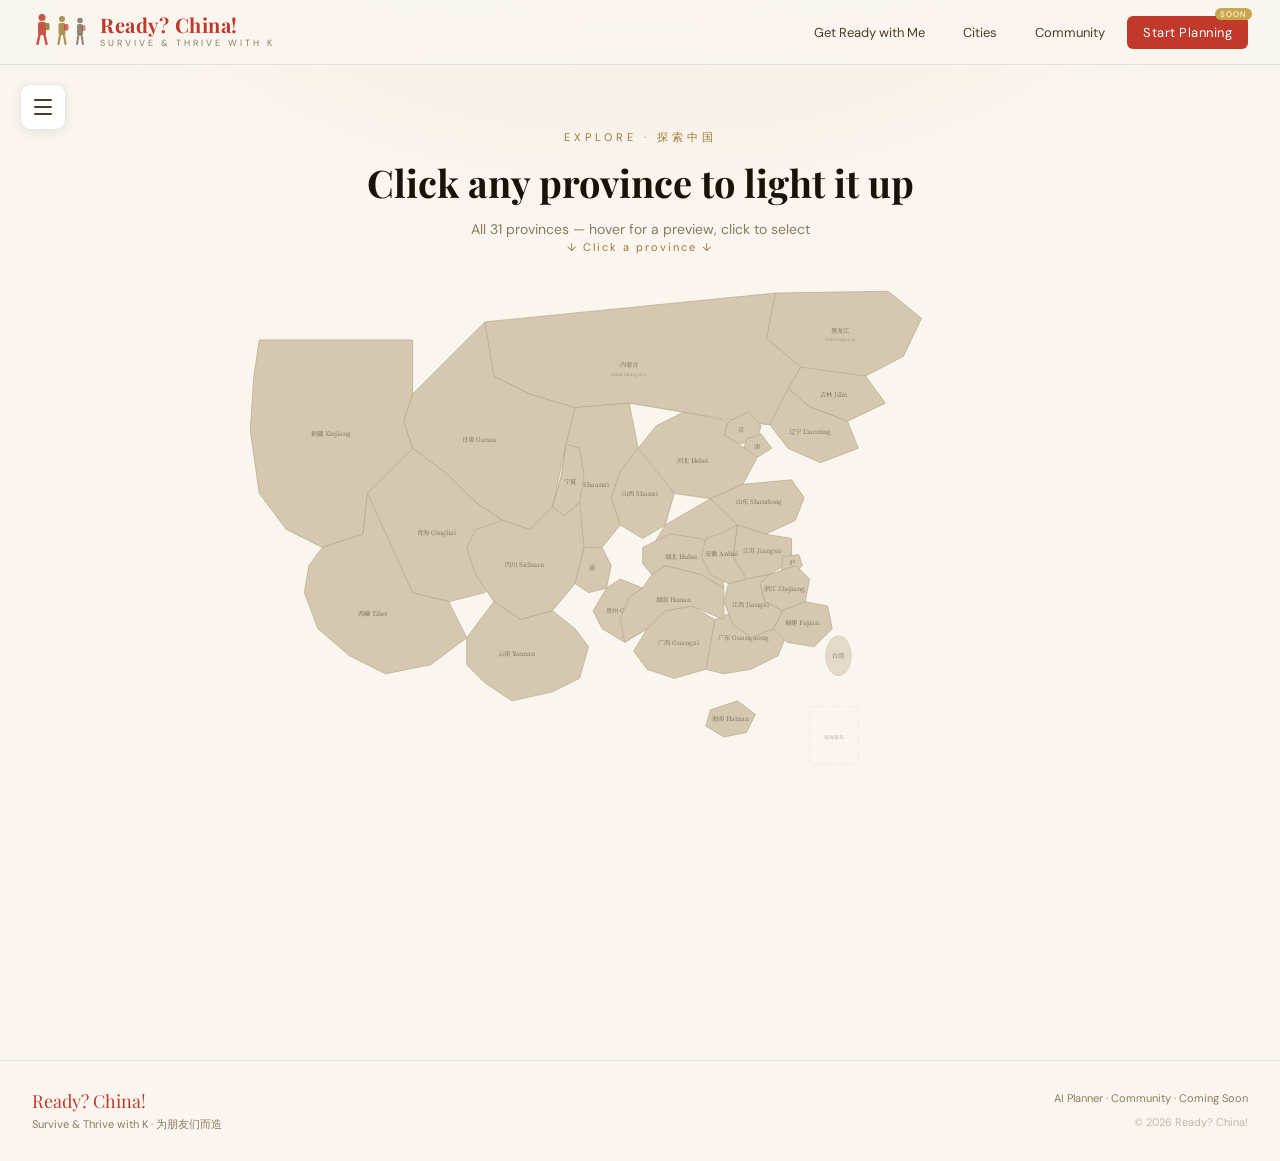
<file: china-map.html>
<!DOCTYPE html>
<html lang="en">
<head>
<meta charset="UTF-8">
<meta name="viewport" content="width=device-width, initial-scale=1.0">
<title>China Map · Ready? China!</title>
<link rel="preconnect" href="https://fonts.googleapis.com">
<link href="https://fonts.googleapis.com/css2?family=Noto+Serif+SC:wght@300;400;700&family=Playfair+Display:ital,wght@0,400;0,700;1,400&family=DM+Sans:wght@300;400;500&display=swap" rel="stylesheet">
<link rel="stylesheet" href="assets/style.css">
<style>
.map-wrap{max-width:860px;margin:0 auto;padding:60px 24px}
.map-hint{text-align:center;font-size:11px;color:var(--gold);letter-spacing:2px;margin-bottom:6px;animation:pulseHint 2.2s ease-in-out infinite}
@keyframes pulseHint{0%,100%{opacity:.4}50%{opacity:1}}
#china-map-svg{width:100%;height:auto;display:block;margin-top:12px}
#china-map-svg .province{fill:var(--province-default);stroke:var(--province-stroke);stroke-width:.8;cursor:pointer;transition:fill .3s,filter .3s}
#china-map-svg .province:hover{fill:var(--province-hover);filter:drop-shadow(0 0 6px rgba(201,168,76,.5))}
#china-map-svg .province.active{fill:var(--province-active);filter:drop-shadow(0 0 10px rgba(192,57,43,.6))}
.plzh{font-size:7px;fill:rgba(26,18,8,.5);font-family:'Noto Serif SC',serif}
.plen{font-size:5px;fill:rgba(26,18,8,.3);font-family:'Noto Serif SC',serif}
#map-active-strip{text-align:center;min-height:40px;padding:8px;display:flex;align-items:center;justify-content:center;margin-top:8px}
.map-pill{display:inline-flex;align-items:center;gap:10px;background:var(--red-soft);border:1px solid var(--red-border);padding:8px 20px;border-radius:20px}
.map-pill-zh{font-family:'Noto Serif SC',serif;font-size:17px;color:var(--accent)}
.map-pill-en{font-size:11px;color:var(--gold);letter-spacing:2px;text-transform:uppercase}
.map-pill-btn{font-size:10px;color:var(--text-muted);cursor:pointer;text-decoration:underline;text-underline-offset:3px}
.map-pill-btn:hover{color:var(--accent)}
/* planner/about modals */
.planner-teaser{text-align:center;padding:10px 0}
.planner-icon{font-size:48px;margin-bottom:16px}
.planner-h{font-family:'Playfair Display',serif;font-size:22px;color:var(--text);margin-bottom:10px}
.planner-p{font-size:13px;color:var(--text-muted);line-height:1.7;max-width:420px;margin:0 auto 24px}
.notify-row{display:flex;gap:8px;justify-content:center;flex-wrap:wrap}
.notify-input{background:var(--surface);border:1px solid var(--border);color:var(--text);padding:10px 16px;border-radius:6px;font-size:12px;outline:none;width:210px;font-family:'DM Sans',sans-serif}
.notify-btn{background:var(--accent);color:white;border:none;padding:10px 18px;border-radius:6px;cursor:pointer;font-size:12px;font-family:'DM Sans',sans-serif}
.notify-ok{font-size:12px;color:var(--gold);margin-top:10px;display:none}
.about-card{background:white;border:1px solid var(--border);border-radius:16px;overflow:hidden}
.about-top{background:linear-gradient(135deg,var(--accent) 0%,#8b1a1a 100%);padding:32px;display:flex;align-items:flex-start;gap:20px}
.about-avatar{width:64px;height:64px;border-radius:50%;background:rgba(255,255,255,.2);display:flex;align-items:center;justify-content:center;font-size:28px;flex-shrink:0;border:2px solid rgba(255,255,255,.4)}
.about-intro .about-name{font-family:'Playfair Display',serif;font-size:22px;color:white;margin-bottom:4px}
.about-intro .about-role{font-size:11px;color:rgba(255,255,255,.7);letter-spacing:2px;text-transform:uppercase;margin-bottom:8px}
.about-intro .about-flags{font-size:20px;letter-spacing:4px}
.about-body{padding:28px}
.about-story{font-size:13px;color:var(--text-mid);line-height:1.8;margin-bottom:20px}
.about-contact{display:flex;align-items:center;gap:10px;padding:14px 16px;background:var(--red-soft);border:1px solid var(--red-border);border-radius:8px;font-size:12px;color:var(--text-mid)}
.about-contact a{color:var(--accent);font-weight:500}
.about-hometown{font-family:'Noto Serif SC',serif;font-size:13px;color:var(--accent);margin-top:12px}
</style>
</head>
<body>
<header>
  <div class="logo-area">
    <div class="logo-travelers">
      <div class="traveler"><svg width="20" height="32" viewBox="0 0 20 32" fill="none"><circle cx="10" cy="4.5" r="3.5" fill="#c0392b" opacity=".85"/><rect x="6" y="9" width="8" height="13" rx="2" fill="#c0392b" opacity=".85"/><rect x="12.5" y="10" width="5" height="7" rx="1.5" fill="#9a7b2f" opacity=".9"/><line x1="7.5" y1="22" x2="5.5" y2="31" stroke="#c0392b" stroke-width="2.5" stroke-linecap="round" opacity=".85"/><line x1="12.5" y1="22" x2="14.5" y2="31" stroke="#c0392b" stroke-width="2.5" stroke-linecap="round" opacity=".85"/></svg></div>
      <div class="traveler"><svg width="18" height="30" viewBox="0 0 18 30" fill="none"><circle cx="9" cy="4" r="3" fill="#9a7b2f" opacity=".8"/><rect x="5.5" y="8" width="7" height="12" rx="2" fill="#9a7b2f" opacity=".8"/><rect x="11" y="9" width="4.5" height="6.5" rx="1.5" fill="#c0392b" opacity=".7"/><line x1="7" y1="20" x2="5.5" y2="29" stroke="#9a7b2f" stroke-width="2.2" stroke-linecap="round" opacity=".8"/><line x1="11" y1="20" x2="12.5" y2="29" stroke="#9a7b2f" stroke-width="2.2" stroke-linecap="round" opacity=".8"/></svg></div>
      <div class="traveler"><svg width="16" height="28" viewBox="0 0 16 28" fill="none"><circle cx="8" cy="3.5" r="2.8" fill="#4a3c28" opacity=".6"/><rect x="5" y="7" width="6" height="11" rx="2" fill="#4a3c28" opacity=".6"/><rect x="9.5" y="8" width="4" height="6" rx="1.5" fill="#c0392b" opacity=".55"/><line x1="6.5" y1="18" x2="5" y2="27" stroke="#4a3c28" stroke-width="2" stroke-linecap="round" opacity=".6"/><line x1="9.5" y1="18" x2="11" y2="27" stroke="#4a3c28" stroke-width="2" stroke-linecap="round" opacity=".6"/></svg></div>
    </div>
    <div class="logo-text"><div class="logo-main"><a href="index.html" style="text-decoration:none;color:inherit">Ready? China!</a></div><div class="logo-sub">Survive &amp; Thrive with Kat</div></div>
  </div>
  <nav>
    <a class="nav-link" href="get-ready.html">Get Ready with Me</a>
    <a class="nav-link" href="cities.html">Cities</a>
    <a class="nav-link" href="community.html">Community</a>
    <button class="nav-link nav-cta" onclick="openModal('planning-modal')"><span class="soon-tag">SOON</span>Start Planning</button>
  </nav>
</header>
<button id="menu-btn" onclick="toggleMenu()"><span></span><span></span><span></span></button>
<div id="menu-dropdown">
  <div class="menu-item" onclick="window.location='get-ready.html'"><div class="menu-icon">✅</div><div><div class="menu-item-title">Get Ready with Me</div><div class="menu-item-sub">Step-by-step checklist</div></div><span class="mbadge mbadge-red">START</span></div>
  <div class="menu-item" onclick="window.location='cities.html'"><div class="menu-icon">🗺️</div><div><div class="menu-item-title">Cities</div><div class="menu-item-sub">Where should I go?</div></div></div>
  <div class="menu-item" onclick="window.location='china-map.html'"><div class="menu-icon">📍</div><div><div class="menu-item-title">Explore the Map</div><div class="menu-item-sub">All 31 provinces</div></div></div>
  <div class="menu-item" onclick="window.location='community.html'"><div class="menu-icon">👥</div><div><div class="menu-item-title">Community</div><div class="menu-item-sub">Tips from real travelers</div></div><span class="mbadge mbadge-gray">SOON</span></div>
  <div class="menu-item" onclick="openModal('about-modal');closeMenu()"><div class="menu-icon">🙋‍♀️</div><div><div class="menu-item-title">About Katherien</div><div class="menu-item-sub">Who built this &amp; why</div></div></div>
  <div class="menu-item" onclick="openModal('planning-modal');closeMenu()"><div class="menu-icon">🤖</div><div><div class="menu-item-title">AI Trip Planner</div></div><span class="mbadge mbadge-gray">SOON</span></div>
</div>
<div id="prov-tip"><div class="tzh" id="tip-zh"></div><div class="ten" id="tip-en"></div><div class="tdesc" id="tip-desc"></div></div>

<main>
<div class="map-wrap">
  <div class="section-eyebrow" style="text-align:center">Explore · 探索中国</div>
  <h2 class="section-title" style="text-align:center">Click any province to light it up</h2>
  <p class="section-sub" style="text-align:center;margin-bottom:0">All 31 provinces — hover for a preview, click to select</p>
  <div class="map-hint">↓ Click a province ↓</div>

  <svg id="china-map-svg" viewBox="0 0 900 760" xmlns="http://www.w3.org/2000/svg">
    <g id="heilongjiang" class="province" data-zh="黑龙江" data-en="Heilongjiang" data-desc="China's northernmost province. Ice Festival, Siberian tigers, vast forests." onmousemove="showTip(event,this)" onmouseleave="hideTip()" onclick="selectProv(this)"><polygon points="600,30 725,28 762,58 742,100 700,122 658,132 628,112 590,80"/></g>
    <text x="672" y="74"><tspan class="plzh" text-anchor="middle">黑龙江</tspan></text>
    <text x="672" y="83"><tspan class="plen" text-anchor="middle">Heilongjiang</tspan></text>
    <g id="jilin" class="province" data-zh="吉林" data-en="Jilin" data-desc="Changchun & Jilin City. Ski resorts, rime ice scenery, Korean culture." onmousemove="showTip(event,this)" onmouseleave="hideTip()" onclick="selectProv(this)"><polygon points="628,112 700,122 722,152 680,172 638,156 614,136"/></g>
    <text x="665" y="145"><tspan class="plzh" text-anchor="middle">吉林 Jilin</tspan></text>
    <g id="liaoning" class="province" data-zh="辽宁" data-en="Liaoning" data-desc="Dalian's coastline, Shenyang Imperial Palace. Gateway to Northeast." onmousemove="showTip(event,this)" onmouseleave="hideTip()" onclick="selectProv(this)"><polygon points="614,136 638,156 680,172 692,202 650,218 614,202 594,176 600,156"/></g>
    <text x="638" y="186"><tspan class="plzh" text-anchor="middle">辽宁 Liaoning</tspan></text>
    <g id="inner-mongolia" class="province" data-zh="内蒙古" data-en="Inner Mongolia" data-desc="Vast steppes, nomadic culture, horse riding, incredible starry skies." onmousemove="showTip(event,this)" onmouseleave="hideTip()" onclick="selectProv(this)"><polygon points="278,62 600,30 590,80 628,112 614,136 594,176 558,172 498,162 438,152 378,157 328,142 288,122 258,92"/></g>
    <text x="438" y="112"><tspan class="plzh" text-anchor="middle">内蒙古</tspan></text>
    <text x="438" y="122"><tspan class="plen" text-anchor="middle">Inner Mongolia</tspan></text>
    <g id="beijing" class="province" data-zh="北京" data-en="Beijing" data-desc="China's capital. Great Wall, Forbidden City, Tiananmen. Essential first stop." onmousemove="showTip(event,this)" onmouseleave="hideTip()" onclick="selectProv(this)"><polygon points="548,172 570,162 584,177 580,194 559,197 543,187"/></g>
    <text x="562" y="184"><tspan class="plzh" text-anchor="middle">京</tspan></text>
    <g id="tianjin" class="province" data-zh="天津" data-en="Tianjin" data-desc="Historic port city near Beijing. European architecture, famous Goubuli buns." onmousemove="showTip(event,this)" onmouseleave="hideTip()" onclick="selectProv(this)"><polygon points="568,192 584,186 596,202 580,212 564,207"/></g>
    <text x="580" y="203"><tspan class="plzh" text-anchor="middle">津</tspan></text>
    <g id="hebei" class="province" data-zh="河北" data-en="Hebei" data-desc="Surrounds Beijing. Chengde Summer Palace, Zhangjiakou ski mountains." onmousemove="showTip(event,this)" onmouseleave="hideTip()" onclick="selectProv(this)"><polygon points="498,162 548,172 543,187 559,197 580,212 564,242 528,258 488,252 458,232 448,202 468,177"/></g>
    <text x="508" y="218"><tspan class="plzh" text-anchor="middle">河北 Hebei</tspan></text>
    <g id="shanxi" class="province" data-zh="山西" data-en="Shanxi" data-desc="Ancient culture. Pingyao old city (UNESCO), Yungang Grottoes." onmousemove="showTip(event,this)" onmouseleave="hideTip()" onclick="selectProv(this)"><polygon points="448,202 488,252 478,287 453,302 428,287 418,257 428,227"/></g>
    <text x="450" y="255"><tspan class="plzh" text-anchor="middle">山西 Shanxi</tspan></text>
    <g id="shandong" class="province" data-zh="山东" data-en="Shandong" data-desc="Birthplace of Confucius. Mount Tai, Qingdao beer, beautiful coastline." onmousemove="showTip(event,this)" onmouseleave="hideTip()" onclick="selectProv(this)"><polygon points="564,242 618,237 632,257 622,282 590,297 558,287 538,267 528,258"/></g>
    <text x="582" y="264"><tspan class="plzh" text-anchor="middle">山东 Shandong</tspan></text>
    <g id="henan" class="province" data-zh="河南" data-en="Henan" data-desc="Heart of ancient China. Shaolin Temple, Longmen Grottoes, Yellow River." onmousemove="showTip(event,this)" onmouseleave="hideTip()" onclick="selectProv(this)"><polygon points="478,287 528,258 558,287 553,322 518,342 483,332 463,312"/></g>
    <text x="508" y="307"><tspan class="plzh" text-anchor="middle">河南 Henan</tspan></text>
    <g id="shaanxi" class="province" data-zh="陕西" data-en="Shaanxi" data-desc="Terracotta Army, ancient Xi'an. The Silk Road begins here!" onmousemove="showTip(event,this)" onmouseleave="hideTip()" onclick="selectProv(this)"><polygon points="378,157 438,152 448,202 428,227 418,257 428,287 408,312 378,322 358,302 353,267 363,232 368,197"/></g>
    <text x="394" y="245"><tspan class="plzh" text-anchor="middle">陕西 Shaanxi</tspan></text>
    <g id="gansu" class="province" data-zh="甘肃" data-en="Gansu" data-desc="Silk Road corridor. Dunhuang Mogao Caves, Rainbow Mountains." onmousemove="showTip(event,this)" onmouseleave="hideTip()" onclick="selectProv(this)"><polygon points="198,142 278,62 288,122 328,142 378,157 368,197 353,267 328,292 298,282 268,262 238,232 198,202 188,172"/></g>
    <text x="272" y="195"><tspan class="plzh" text-anchor="middle">甘肃 Gansu</tspan></text>
    <g id="ningxia" class="province" data-zh="宁夏" data-en="Ningxia" data-desc="Desert meets oasis. Shapotou sand dunes, Hui Muslim culture." onmousemove="showTip(event,this)" onmouseleave="hideTip()" onclick="selectProv(this)"><polygon points="353,267 363,232 368,197 383,202 388,232 383,262 366,277"/></g>
    <text x="372" y="242"><tspan class="plzh" text-anchor="middle">宁夏</tspan></text>
    <g id="qinghai" class="province" data-zh="青海" data-en="Qinghai" data-desc="Qinghai Lake, Tibetan plateau, breathtaking high-altitude scenery." onmousemove="showTip(event,this)" onmouseleave="hideTip()" onclick="selectProv(this)"><polygon points="148,252 198,202 238,232 268,262 298,282 308,322 278,362 238,372 198,362 168,332 143,297"/></g>
    <text x="224" y="298"><tspan class="plzh" text-anchor="middle">青海 Qinghai</tspan></text>
    <g id="xinjiang" class="province" data-zh="新疆" data-en="Xinjiang" data-desc="China's largest region. Taklamakan Desert, Silk Road oases, Kashgar." onmousemove="showTip(event,this)" onmouseleave="hideTip()" onclick="selectProv(this)"><polygon points="28,82 198,82 198,142 188,172 198,202 148,252 143,297 98,312 58,292 28,252 18,182 22,122"/></g>
    <text x="108" y="188"><tspan class="plzh" text-anchor="middle">新疆 Xinjiang</tspan></text>
    <g id="tibet" class="province" data-zh="西藏" data-en="Tibet" data-desc="Potala Palace, Mt. Everest Base Camp. Roof of the world." onmousemove="showTip(event,this)" onmouseleave="hideTip()" onclick="selectProv(this)"><polygon points="98,312 143,297 148,252 198,362 238,372 258,412 218,442 168,452 128,432 93,402 78,362 83,332"/></g>
    <text x="154" y="388"><tspan class="plzh" text-anchor="middle">西藏 Tibet</tspan></text>
    <g id="sichuan" class="province" data-zh="四川" data-en="Sichuan" data-desc="Panda paradise! Spicy food, Jiuzhaigou lakes, Leshan Giant Buddha." onmousemove="showTip(event,this)" onmouseleave="hideTip()" onclick="selectProv(this)"><polygon points="298,282 328,292 353,267 366,277 383,262 388,312 378,352 353,382 318,392 288,372 268,342 258,312 268,292"/></g>
    <text x="322" y="334"><tspan class="plzh" text-anchor="middle">四川 Sichuan</tspan></text>
    <g id="chongqing" class="province" data-zh="重庆" data-en="Chongqing" data-desc="Mountain megacity on the Yangtze. Hotpot capital, cyberpunk skyline." onmousemove="showTip(event,this)" onmouseleave="hideTip()" onclick="selectProv(this)"><polygon points="388,312 408,312 418,332 413,357 393,362 378,352"/></g>
    <text x="397" y="337"><tspan class="plzh" text-anchor="middle">渝</tspan></text>
    <g id="guizhou" class="province" data-zh="贵州" data-en="Guizhou" data-desc="Hidden waterfalls, Huangguoshu Falls, Miao & Dong ethnic culture." onmousemove="showTip(event,this)" onmouseleave="hideTip()" onclick="selectProv(this)"><polygon points="413,357 428,347 453,357 468,377 458,402 433,417 408,402 398,382"/></g>
    <text x="434" y="385"><tspan class="plzh" text-anchor="middle">贵州 Guizhou</tspan></text>
    <g id="yunnan" class="province" data-zh="云南" data-en="Yunnan" data-desc="Lijiang, Shangri-La, rice terraces, 25 ethnic groups. Backpacker paradise." onmousemove="showTip(event,this)" onmouseleave="hideTip()" onclick="selectProv(this)"><polygon points="258,412 288,372 318,392 353,382 378,402 393,422 383,457 353,472 308,482 278,462 258,442"/></g>
    <text x="313" y="432"><tspan class="plzh" text-anchor="middle">云南 Yunnan</tspan></text>
    <g id="guangxi" class="province" data-zh="广西" data-en="Guangxi" data-desc="Guilin's karst mountains & Li River cruise. Zhuang ethnic culture." onmousemove="showTip(event,this)" onmouseleave="hideTip()" onclick="selectProv(this)"><polygon points="458,402 478,382 508,377 533,392 543,422 523,447 488,457 458,447 443,427"/></g>
    <text x="493" y="420"><tspan class="plzh" text-anchor="middle">广西 Guangxi</tspan></text>
    <g id="guangdong" class="province" data-zh="广东" data-en="Guangdong" data-desc="Shenzhen tech hub, Cantonese cuisine, Pearl River Delta, dim sum." onmousemove="showTip(event,this)" onmouseleave="hideTip()" onclick="selectProv(this)"><polygon points="533,392 568,377 598,382 613,407 603,432 573,447 543,452 523,447"/></g>
    <text x="565" y="414"><tspan class="plzh" text-anchor="middle">广东 Guangdong</tspan></text>
    <g id="hainan" class="province" data-zh="海南" data-en="Hainan" data-desc="China's tropical paradise. Sanya beaches, palm trees, duty-free shopping." onmousemove="showTip(event,this)" onmouseleave="hideTip()" onclick="selectProv(this)"><polygon points="528,492 558,482 578,497 568,517 543,522 523,510"/></g>
    <text x="550" y="504"><tspan class="plzh" text-anchor="middle">海南 Hainan</tspan></text>
    <g id="hunan" class="province" data-zh="湖南" data-en="Hunan" data-desc="Avatar Mountains (Zhangjiajie), Mao's birthplace, fiercely spicy cuisine." onmousemove="showTip(event,this)" onmouseleave="hideTip()" onclick="selectProv(this)"><polygon points="478,332 518,342 543,357 543,392 508,377 478,382 458,402 433,417 428,392 438,367 453,357 463,342"/></g>
    <text x="487" y="372"><tspan class="plzh" text-anchor="middle">湖南 Hunan</tspan></text>
    <g id="hubei" class="province" data-zh="湖北" data-en="Hubei" data-desc="Three Gorges Dam, Wuhan, Yangtze River heartland." onmousemove="showTip(event,this)" onmouseleave="hideTip()" onclick="selectProv(this)"><polygon points="453,312 483,297 518,302 538,317 543,357 518,342 478,332 463,342 453,330"/></g>
    <text x="495" y="325"><tspan class="plzh" text-anchor="middle">湖北 Hubei</tspan></text>
    <g id="jiangsu" class="province" data-zh="江苏" data-en="Jiangsu" data-desc="Suzhou gardens, Nanjing history, water towns — China's Venice." onmousemove="showTip(event,this)" onmouseleave="hideTip()" onclick="selectProv(this)"><polygon points="558,287 588,297 618,302 618,327 593,342 568,347 553,322"/></g>
    <text x="585" y="318"><tspan class="plzh" text-anchor="middle">江苏 Jiangsu</tspan></text>
    <g id="shanghai" class="province" data-zh="上海" data-en="Shanghai" data-desc="China's global metropolis. Iconic Bund, world-class dining, fashion." onmousemove="showTip(event,this)" onmouseleave="hideTip()" onclick="selectProv(this)"><polygon points="608,322 626,320 630,332 620,342 607,337"/></g>
    <text x="618" y="331"><tspan class="plzh" text-anchor="middle">沪</tspan></text>
    <g id="zhejiang" class="province" data-zh="浙江" data-en="Zhejiang" data-desc="Hangzhou West Lake, tea culture, water towns. Alibaba's home." onmousemove="showTip(event,this)" onmouseleave="hideTip()" onclick="selectProv(this)"><polygon points="593,342 623,332 638,347 633,372 608,382 588,372 583,352"/></g>
    <text x="610" y="360"><tspan class="plzh" text-anchor="middle">浙江 Zhejiang</tspan></text>
    <g id="fujian" class="province" data-zh="福建" data-en="Fujian" data-desc="Tea country, Tulou buildings, Quanzhou Silk Road. K's hometown!" onmousemove="showTip(event,this)" onmouseleave="hideTip()" onclick="selectProv(this)"><polygon points="608,382 633,372 658,377 663,402 643,422 613,417 598,402"/></g>
    <text x="630" y="398"><tspan class="plzh" text-anchor="middle">福建 Fujian</tspan></text>
    <g id="jiangxi" class="province" data-zh="江西" data-en="Jiangxi" data-desc="Jingdezhen porcelain, Lushan Mountain, Wuyuan golden fields." onmousemove="showTip(event,this)" onmouseleave="hideTip()" onclick="selectProv(this)"><polygon points="568,347 593,342 583,352 588,372 608,382 598,402 573,412 553,397 543,372 548,352"/></g>
    <text x="572" y="378"><tspan class="plzh" text-anchor="middle">江西 Jiangxi</tspan></text>
    <g id="anhui" class="province" data-zh="安徽" data-en="Anhui" data-desc="Yellow Mountain (Huangshan) — the most photographed peak in China." onmousemove="showTip(event,this)" onmouseleave="hideTip()" onclick="selectProv(this)"><polygon points="538,297 558,287 553,322 568,347 548,352 528,342 518,322 523,302"/></g>
    <text x="540" y="322"><tspan class="plzh" text-anchor="middle">安徽 Anhui</tspan></text>
    <ellipse cx="670" cy="432" rx="14" ry="22" fill="var(--province-default)" stroke="var(--province-stroke)" stroke-width=".8" opacity=".6"/>
    <text x="670" y="435"><tspan class="plzh" text-anchor="middle" font-size="5.5">台湾</tspan></text>
    <rect x="638" y="488" width="54" height="64" fill="none" stroke="var(--province-stroke)" stroke-width=".5" stroke-dasharray="3,3" rx="2" opacity=".4"/>
    <text x="665" y="524" fill="var(--text-muted)" font-size="5" text-anchor="middle" pointer-events="none" opacity=".5">南海诸岛</text>
  </svg>

  <div id="map-active-strip">
    <div id="map-pill" class="map-pill" style="display:none">
      <span class="map-pill-zh" id="map-zh"></span>
      <span class="map-pill-en" id="map-en"></span>
      <a class="map-pill-btn" href="cities.html">→ See city guide</a>
    </div>
  </div>
</div>
</main>

<footer>
  <div><div class="footer-brand">Ready? China!</div><div>Survive &amp; Thrive with Kat · Made For You</div></div>
  <div style="text-align:right;line-height:1.8"><div>AI Planner · Community · Coming Soon</div><div style="opacity:.5;margin-top:4px">© 2026 Ready? China!</div></div>
</footer>

<div class="modal-overlay" id="about-modal">
  <div class="modal-box"><div class="modal-header"><div><div class="modal-title">🙋‍♀️ About Katherine</div><div class="modal-subtitle">The person behind Ready? China!</div></div><button class="modal-close" onclick="closeModal('about-modal')">×</button></div>
  <div class="modal-body" style="padding:0"><div class="about-card"><div class="about-top"><div class="about-avatar">🌏</div><div class="about-intro"><div class="about-name">Hey, I'm Katherine!</div><div class="about-role">Local Chinese · World Traveler · Your China Guide</div><div class="about-flags">🇵🇭 🇭🇰 🇨🇳 🇦🇺</div></div></div>
  <div class="about-body"><div class="about-story">Born in the Philippines, grew up between Hong Kong, Quanzhou China, studied in Australia and traveled a lot. Now I'm back in China — built this so my friends could visit without panicking.</div>
  <div class="about-contact"><span>📧</span><span>Email Katherine: <a href="mailto:katherine011004@gmail.com">katherine011004@gmail.com</a></span></div>
  <div class="about-hometown">Welcome to China! 🏮</div></div></div></div></div>
</div>
<div class="modal-overlay" id="planning-modal">
  <div class="modal-box" style="max-width:540px"><div class="modal-header"><div><div class="modal-title">🤖 AI Trip Planner</div><div class="modal-subtitle">Coming soon</div></div><button class="modal-close" onclick="closeModal('planning-modal')">×</button></div>
  <div class="modal-body"><div class="planner-teaser"><div class="planner-icon">✨</div><div class="planner-h">Coming Soon</div><div class="planner-p">Tell me your budget, days, season, and interests — complete personalised itinerary in seconds.</div>
  <div class="notify-row"><input class="notify-input" id="plan-email" type="email" placeholder="your@email.com"/><button class="notify-btn" onclick="plannerNotify()">Notify Me</button></div>
  <div class="notify-ok" id="plan-ok">🎉 You're on the list!</div></div></div></div>
</div>

<script src="assets/script.js"></script>
</body>
</html>
</file>
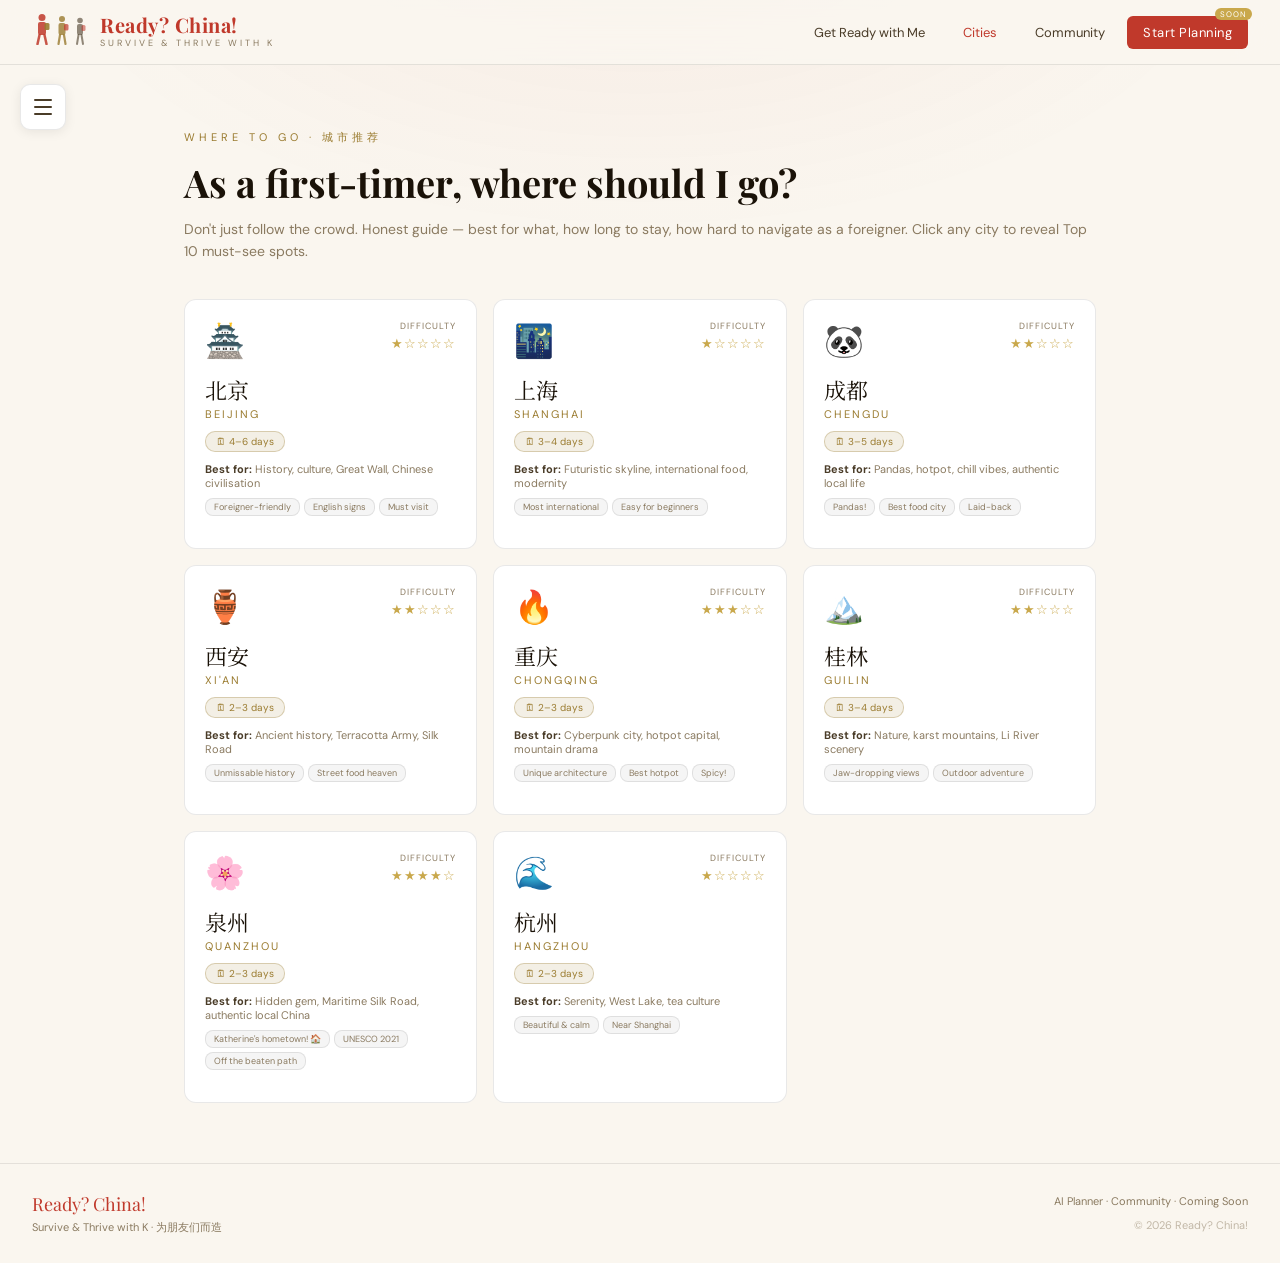
<file: cities.html>
<!DOCTYPE html>
<html lang="en">
<head>
<meta charset="UTF-8">
<meta name="viewport" content="width=device-width, initial-scale=1.0">
<title>Cities · Ready? China!</title>
<link rel="preconnect" href="https://fonts.googleapis.com">
<link href="https://fonts.googleapis.com/css2?family=Noto+Serif+SC:wght@300;400;700&family=Playfair+Display:ital,wght@0,400;0,700;1,400&family=DM+Sans:wght@300;400;500&display=swap" rel="stylesheet">
<link rel="stylesheet" href="assets/style.css">
<style>
/* ── CITY CARDS ── Edit city content here ── */
.city-grid{display:grid;grid-template-columns:repeat(auto-fill,minmax(260px,1fr));gap:16px}
.city-card{background:white;border:1px solid var(--border);border-radius:12px;padding:20px;cursor:pointer;transition:all .25s;overflow:hidden}
.city-card:hover{border-color:var(--accent);transform:translateY(-2px);box-shadow:0 8px 30px rgba(192,57,43,0.1)}
.city-card-top{display:flex;align-items:flex-start;justify-content:space-between;margin-bottom:12px}
.city-emoji-big{font-size:32px}
.city-difficulty{display:flex;flex-direction:column;align-items:flex-end;gap:3px}
.diff-label{font-size:9px;color:var(--text-muted);letter-spacing:1px;text-transform:uppercase}
.diff-stars{color:var(--gold-light);font-size:13px;letter-spacing:1px}
.city-name-zh{font-family:'Noto Serif SC',serif;font-size:22px;color:var(--text);margin-bottom:2px}
.city-name-en{font-size:11px;color:var(--gold);letter-spacing:2px;text-transform:uppercase;margin-bottom:8px}
.city-best-for{font-size:11px;color:var(--text-muted);margin-bottom:8px}
.city-best-for strong{color:var(--text-mid)}
.city-days{display:inline-flex;align-items:center;gap:5px;background:var(--gold-soft);border:1px solid var(--gold-border);padding:3px 10px;border-radius:10px;font-size:10px;color:var(--gold);margin-bottom:10px}
.city-tags{display:flex;flex-wrap:wrap;gap:4px;margin-bottom:12px}
.city-tag{font-size:9px;padding:2px 8px;background:var(--surface);color:var(--text-muted);border-radius:8px;border:1px solid var(--border)}
.city-detail{display:none;border-top:1px solid var(--border);margin-top:12px;padding-top:12px}
.city-detail.open{display:block}
.city-must-see{font-size:11px;font-weight:600;color:var(--text-mid);letter-spacing:1px;text-transform:uppercase;margin-bottom:8px}
.attr-list{list-style:none}
.attr-list li{display:flex;align-items:flex-start;gap:8px;font-size:12px;color:var(--text-muted);padding:5px 0;border-bottom:1px solid var(--border);line-height:1.4}
.attr-list li:last-child{border-bottom:none}
.attr-n{width:18px;height:18px;border-radius:50%;background:var(--red-soft);color:var(--accent);border:1px solid var(--red-border);display:flex;align-items:center;justify-content:center;font-size:9px;font-weight:700;flex-shrink:0}
/* planner/about modals */
.about-card{background:white;border:1px solid var(--border);border-radius:16px;overflow:hidden}
.about-top{background:linear-gradient(135deg,var(--accent) 0%,#8b1a1a 100%);padding:32px;display:flex;align-items:flex-start;gap:20px}
.about-avatar{width:64px;height:64px;border-radius:50%;background:rgba(255,255,255,.2);display:flex;align-items:center;justify-content:center;font-size:28px;flex-shrink:0;border:2px solid rgba(255,255,255,.4)}
.about-intro .about-name{font-family:'Playfair Display',serif;font-size:22px;color:white;margin-bottom:4px}
.about-intro .about-role{font-size:11px;color:rgba(255,255,255,.7);letter-spacing:2px;text-transform:uppercase;margin-bottom:8px}
.about-intro .about-flags{font-size:20px;letter-spacing:4px}
.about-body{padding:28px}
.about-story{font-size:13px;color:var(--text-mid);line-height:1.8;margin-bottom:20px}
.about-contact{display:flex;align-items:center;gap:10px;padding:14px 16px;background:var(--red-soft);border:1px solid var(--red-border);border-radius:8px;font-size:12px;color:var(--text-mid)}
.about-contact a{color:var(--accent);font-weight:500}
.about-hometown{font-family:'Noto Serif SC',serif;font-size:13px;color:var(--accent);margin-top:12px}
.planner-teaser{text-align:center;padding:10px 0}
.planner-icon{font-size:48px;margin-bottom:16px}
.planner-h{font-family:'Playfair Display',serif;font-size:22px;color:var(--text);margin-bottom:10px}
.planner-p{font-size:13px;color:var(--text-muted);line-height:1.7;max-width:420px;margin:0 auto 24px}
.notify-row{display:flex;gap:8px;justify-content:center;flex-wrap:wrap}
.notify-input{background:var(--surface);border:1px solid var(--border);color:var(--text);padding:10px 16px;border-radius:6px;font-size:12px;outline:none;width:210px;font-family:'DM Sans',sans-serif}
.notify-btn{background:var(--accent);color:white;border:none;padding:10px 18px;border-radius:6px;cursor:pointer;font-size:12px;font-family:'DM Sans',sans-serif}
.notify-ok{font-size:12px;color:var(--gold);margin-top:10px;display:none}
</style>
</head>
<body>
<header>
  <div class="logo-area">
    <div class="logo-travelers">
      <div class="traveler"><svg width="20" height="32" viewBox="0 0 20 32" fill="none"><circle cx="10" cy="4.5" r="3.5" fill="#c0392b" opacity=".85"/><rect x="6" y="9" width="8" height="13" rx="2" fill="#c0392b" opacity=".85"/><rect x="12.5" y="10" width="5" height="7" rx="1.5" fill="#9a7b2f" opacity=".9"/><line x1="7.5" y1="22" x2="5.5" y2="31" stroke="#c0392b" stroke-width="2.5" stroke-linecap="round" opacity=".85"/><line x1="12.5" y1="22" x2="14.5" y2="31" stroke="#c0392b" stroke-width="2.5" stroke-linecap="round" opacity=".85"/></svg></div>
      <div class="traveler"><svg width="18" height="30" viewBox="0 0 18 30" fill="none"><circle cx="9" cy="4" r="3" fill="#9a7b2f" opacity=".8"/><rect x="5.5" y="8" width="7" height="12" rx="2" fill="#9a7b2f" opacity=".8"/><rect x="11" y="9" width="4.5" height="6.5" rx="1.5" fill="#c0392b" opacity=".7"/><line x1="7" y1="20" x2="5.5" y2="29" stroke="#9a7b2f" stroke-width="2.2" stroke-linecap="round" opacity=".8"/><line x1="11" y1="20" x2="12.5" y2="29" stroke="#9a7b2f" stroke-width="2.2" stroke-linecap="round" opacity=".8"/></svg></div>
      <div class="traveler"><svg width="16" height="28" viewBox="0 0 16 28" fill="none"><circle cx="8" cy="3.5" r="2.8" fill="#4a3c28" opacity=".6"/><rect x="5" y="7" width="6" height="11" rx="2" fill="#4a3c28" opacity=".6"/><rect x="9.5" y="8" width="4" height="6" rx="1.5" fill="#c0392b" opacity=".55"/><line x1="6.5" y1="18" x2="5" y2="27" stroke="#4a3c28" stroke-width="2" stroke-linecap="round" opacity=".6"/><line x1="9.5" y1="18" x2="11" y2="27" stroke="#4a3c28" stroke-width="2" stroke-linecap="round" opacity=".6"/></svg></div>
    </div>
    <div class="logo-text"><div class="logo-main"><a href="index.html" style="text-decoration:none;color:inherit">Ready? China!</a></div><div class="logo-sub">Survive &amp; Thrive with Kat</div></div>
  </div>
  <nav>
    <a class="nav-link" href="get-ready.html">Get Ready with Me</a>
    <a class="nav-link" href="cities.html" style="color:var(--accent)">Cities</a>
    <a class="nav-link" href="community.html">Community</a>
    <button class="nav-link nav-cta" onclick="openModal('planning-modal')"><span class="soon-tag">SOON</span>Start Planning</button>
  </nav>
</header>
<button id="menu-btn" onclick="toggleMenu()"><span></span><span></span><span></span></button>
<div id="menu-dropdown">
  <div class="menu-item" onclick="window.location='get-ready.html'"><div class="menu-icon">✅</div><div><div class="menu-item-title">Get Ready with Me</div><div class="menu-item-sub">Step-by-step checklist</div></div><span class="mbadge mbadge-red">START</span></div>
  <div class="menu-item" onclick="window.location='cities.html'"><div class="menu-icon">🗺️</div><div><div class="menu-item-title">Cities</div><div class="menu-item-sub">Where should I go?</div></div></div>
  <div class="menu-item" onclick="window.location='china-map.html'"><div class="menu-icon">📍</div><div><div class="menu-item-title">Explore the Map</div><div class="menu-item-sub">All 31 provinces</div></div></div>
  <div class="menu-item" onclick="window.location='community.html'"><div class="menu-icon">👥</div><div><div class="menu-item-title">Community</div><div class="menu-item-sub">Tips from real travelers</div></div><span class="mbadge mbadge-gray">SOON</span></div>
  <div class="menu-item" onclick="openModal('about-modal');closeMenu()"><div class="menu-icon">🙋‍♀️</div><div><div class="menu-item-title">About Katherine</div><div class="menu-item-sub">Who built this &amp; why</div></div></div>
  <div class="menu-item" onclick="openModal('planning-modal');closeMenu()"><div class="menu-icon">🤖</div><div><div class="menu-item-title">AI Trip Planner</div></div><span class="mbadge mbadge-gray">SOON</span></div>
</div>
<div id="prov-tip"><div class="tzh" id="tip-zh"></div><div class="ten" id="tip-en"></div><div class="tdesc" id="tip-desc"></div></div>

<main>
<section class="section">
  <div class="section-eyebrow">Where to Go · 城市推荐</div>
  <h2 class="section-title">As a first-timer, where should I go?</h2>
  <p class="section-sub">Don't just follow the crowd. Honest guide — best for what, how long to stay, how hard to navigate as a foreigner. Click any city to reveal Top 10 must-see spots.</p>

  <!-- ══════════════════════════════════════
       CITY CARDS
       To add a city: copy one .city-card block
       To edit: change name, emoji, tags, attr-list items
  ══════════════════════════════════════ -->
  <div class="city-grid">

    <div class="city-card" onclick="toggleCity(this)">
      <div class="city-card-top"><div class="city-emoji-big">🏯</div><div class="city-difficulty"><div class="diff-label">Difficulty</div><div class="diff-stars">★☆☆☆☆</div></div></div>
      <div class="city-name-zh">北京</div><div class="city-name-en">Beijing</div>
      <div class="city-days">🗓 4–6 days</div>
      <div class="city-best-for"><strong>Best for:</strong> History, culture, Great Wall, Chinese civilisation</div>
      <div class="city-tags"><span class="city-tag">Foreigner-friendly</span><span class="city-tag">English signs</span><span class="city-tag">Must visit</span></div>
      <div class="city-detail"><div class="city-must-see">Top 10 Must-See</div><ol class="attr-list">
        <li><span class="attr-n">1</span>Great Wall — Mutianyu section (less crowded)</li>
        <li><span class="attr-n">2</span>Forbidden City — book tickets online in advance</li>
        <li><span class="attr-n">3</span>Tiananmen Square at sunrise</li>
        <li><span class="attr-n">4</span>Temple of Heaven &amp; morning exercise culture</li>
        <li><span class="attr-n">5</span>Summer Palace &amp; Kunming Lake</li>
        <li><span class="attr-n">6</span>Hutong alleyways (Nanluogu Xiang)</li>
        <li><span class="attr-n">7</span>Wangfujing Street food market</li>
        <li><span class="attr-n">8</span>798 Art District — modern China</li>
        <li><span class="attr-n">9</span>Peking duck dinner at Quanjude</li>
        <li><span class="attr-n">10</span>Ming Tombs day trip</li>
      </ol></div>
    </div>

    <div class="city-card" onclick="toggleCity(this)">
      <div class="city-card-top"><div class="city-emoji-big">🌃</div><div class="city-difficulty"><div class="diff-label">Difficulty</div><div class="diff-stars">★☆☆☆☆</div></div></div>
      <div class="city-name-zh">上海</div><div class="city-name-en">Shanghai</div>
      <div class="city-days">🗓 3–4 days</div>
      <div class="city-best-for"><strong>Best for:</strong> Futuristic skyline, international food, modernity</div>
      <div class="city-tags"><span class="city-tag">Most international</span><span class="city-tag">Easy for beginners</span></div>
      <div class="city-detail"><div class="city-must-see">Top 10 Must-See</div><ol class="attr-list">
        <li><span class="attr-n">1</span>The Bund — colonial buildings facing the futuristic skyline</li>
        <li><span class="attr-n">2</span>Yu Garden — classical Chinese garden in the city</li>
        <li><span class="attr-n">3</span>French Concession — cafés, trees, architecture</li>
        <li><span class="attr-n">4</span>Shanghai Museum — free, world-class</li>
        <li><span class="attr-n">5</span>Tianzifang — artsy alleyway with shops</li>
        <li><span class="attr-n">6</span>Shanghai Tower observation deck (632m!)</li>
        <li><span class="attr-n">7</span>Xintiandi — modern dining &amp; nightlife</li>
        <li><span class="attr-n">8</span>Zhujiajiao water town (day trip, 1hr away)</li>
        <li><span class="attr-n">9</span>Xiaolongbao at Din Tai Fung</li>
        <li><span class="attr-n">10</span>Lujiazui skyline walk at night</li>
      </ol></div>
    </div>

    <div class="city-card" onclick="toggleCity(this)">
      <div class="city-card-top"><div class="city-emoji-big">🐼</div><div class="city-difficulty"><div class="diff-label">Difficulty</div><div class="diff-stars">★★☆☆☆</div></div></div>
      <div class="city-name-zh">成都</div><div class="city-name-en">Chengdu</div>
      <div class="city-days">🗓 3–5 days</div>
      <div class="city-best-for"><strong>Best for:</strong> Pandas, hotpot, chill vibes, authentic local life</div>
      <div class="city-tags"><span class="city-tag">Pandas!</span><span class="city-tag">Best food city</span><span class="city-tag">Laid-back</span></div>
      <div class="city-detail"><div class="city-must-see">Top 10 Must-See</div><ol class="attr-list">
        <li><span class="attr-n">1</span>Giant Panda Base — go at 8am for feeding time</li>
        <li><span class="attr-n">2</span>Jinli Street — food, culture, lanterns</li>
        <li><span class="attr-n">3</span>Authentic Chengdu hotpot dinner</li>
        <li><span class="attr-n">4</span>People's Park teahouse — real local life</li>
        <li><span class="attr-n">5</span>Wuhou Shrine — Three Kingdoms history</li>
        <li><span class="attr-n">6</span>Kuanzhai Alley — old architecture</li>
        <li><span class="attr-n">7</span>Leshan Giant Buddha (day trip, 2hrs)</li>
        <li><span class="attr-n">8</span>Dujiangyan irrigation system (UNESCO)</li>
        <li><span class="attr-n">9</span>Jiuzhaigou rainbow lakes (2-day trip)</li>
        <li><span class="attr-n">10</span>Sichuan Opera face-changing show</li>
      </ol></div>
    </div>

    <div class="city-card" onclick="toggleCity(this)">
      <div class="city-card-top"><div class="city-emoji-big">🏺</div><div class="city-difficulty"><div class="diff-label">Difficulty</div><div class="diff-stars">★★☆☆☆</div></div></div>
      <div class="city-name-zh">西安</div><div class="city-name-en">Xi'an</div>
      <div class="city-days">🗓 2–3 days</div>
      <div class="city-best-for"><strong>Best for:</strong> Ancient history, Terracotta Army, Silk Road</div>
      <div class="city-tags"><span class="city-tag">Unmissable history</span><span class="city-tag">Street food heaven</span></div>
      <div class="city-detail"><div class="city-must-see">Top 10 Must-See</div><ol class="attr-list">
        <li><span class="attr-n">1</span>Terracotta Army — one of the world's greatest sights</li>
        <li><span class="attr-n">2</span>Ancient City Wall — rent a bike and ride around it</li>
        <li><span class="attr-n">3</span>Muslim Quarter food street (Huimin Jie)</li>
        <li><span class="attr-n">4</span>Big Wild Goose Pagoda</li>
        <li><span class="attr-n">5</span>Shaanxi History Museum (free!)</li>
        <li><span class="attr-n">6</span>Huaqing Hot Springs</li>
        <li><span class="attr-n">7</span>Bell Tower &amp; Drum Tower at night</li>
        <li><span class="attr-n">8</span>Rou jia mo (Chinese "burger") — must eat</li>
        <li><span class="attr-n">9</span>Biang biang noodles in the old city</li>
        <li><span class="attr-n">10</span>Tang Dynasty music &amp; dance show</li>
      </ol></div>
    </div>

    <div class="city-card" onclick="toggleCity(this)">
      <div class="city-card-top"><div class="city-emoji-big">🔥</div><div class="city-difficulty"><div class="diff-label">Difficulty</div><div class="diff-stars">★★★☆☆</div></div></div>
      <div class="city-name-zh">重庆</div><div class="city-name-en">Chongqing</div>
      <div class="city-days">🗓 2–3 days</div>
      <div class="city-best-for"><strong>Best for:</strong> Cyberpunk city, hotpot capital, mountain drama</div>
      <div class="city-tags"><span class="city-tag">Unique architecture</span><span class="city-tag">Best hotpot</span><span class="city-tag">Spicy!</span></div>
      <div class="city-detail"><div class="city-must-see">Top 10 Must-See</div><ol class="attr-list">
        <li><span class="attr-n">1</span>Hongya Cave — stacked riverside buildings at night</li>
        <li><span class="attr-n">2</span>Jiefangbei Liberation Monument area</li>
        <li><span class="attr-n">3</span>Chongqing hotpot — original spicy broth</li>
        <li><span class="attr-n">4</span>Light rail through Liziba apartment building</li>
        <li><span class="attr-n">5</span>Ciqikou Ancient Town</li>
        <li><span class="attr-n">6</span>Yangtze River cable car crossing</li>
        <li><span class="attr-n">7</span>Nanshan Mountain city panorama</li>
        <li><span class="attr-n">8</span>Three Gorges cruise departure</li>
        <li><span class="attr-n">9</span>Dazu Rock Carvings (UNESCO, day trip)</li>
        <li><span class="attr-n">10</span>Night market — eat absolutely everything</li>
      </ol></div>
    </div>

    <div class="city-card" onclick="toggleCity(this)">
      <div class="city-card-top"><div class="city-emoji-big">🏔️</div><div class="city-difficulty"><div class="diff-label">Difficulty</div><div class="diff-stars">★★☆☆☆</div></div></div>
      <div class="city-name-zh">桂林</div><div class="city-name-en">Guilin</div>
      <div class="city-days">🗓 3–4 days</div>
      <div class="city-best-for"><strong>Best for:</strong> Nature, karst mountains, Li River scenery</div>
      <div class="city-tags"><span class="city-tag">Jaw-dropping views</span><span class="city-tag">Outdoor adventure</span></div>
      <div class="city-detail"><div class="city-must-see">Top 10 Must-See</div><ol class="attr-list">
        <li><span class="attr-n">1</span>Li River cruise to Yangshuo (4–5 hours)</li>
        <li><span class="attr-n">2</span>Yangshuo countryside — bike through rice paddies</li>
        <li><span class="attr-n">3</span>Elephant Trunk Hill</li>
        <li><span class="attr-n">4</span>Reed Flute Cave</li>
        <li><span class="attr-n">5</span>Longji Rice Terraces (Longsheng, 2hrs)</li>
        <li><span class="attr-n">6</span>Moon Hill hike near Yangshuo</li>
        <li><span class="attr-n">7</span>Impression Liu Sanjie outdoor show</li>
        <li><span class="attr-n">8</span>West Street in Yangshuo</li>
        <li><span class="attr-n">9</span>Guilin rice noodle cooking class</li>
        <li><span class="attr-n">10</span>Sunrise kayak on Yulong River</li>
      </ol></div>
    </div>

    <div class="city-card" onclick="toggleCity(this)">
      <div class="city-card-top"><div class="city-emoji-big">🌸</div><div class="city-difficulty"><div class="diff-label">Difficulty</div><div class="diff-stars">★★★★☆</div></div></div>
      <div class="city-name-zh">泉州</div><div class="city-name-en">Quanzhou</div>
      <div class="city-days">🗓 2–3 days</div>
      <div class="city-best-for"><strong>Best for:</strong> Hidden gem, Maritime Silk Road, authentic local China</div>
      <div class="city-tags"><span class="city-tag">Katherine's hometown! 🏠</span><span class="city-tag">UNESCO 2021</span><span class="city-tag">Off the beaten path</span></div>
      <div class="city-detail"><div class="city-must-see">Top 10 Must-See</div><ol class="attr-list">
        <li><span class="attr-n">1</span>Kaiyuan Temple — 1,300-year-old Buddhist temple</li>
        <li><span class="attr-n">2</span>Zhongshan Road — most beautiful old street in south China</li>
        <li><span class="attr-n">3</span>Maritime Silk Road Museum</li>
        <li><span class="attr-n">4</span>Qingjing Mosque — China's oldest standing mosque</li>
        <li><span class="attr-n">5</span>Guandi Temple</li>
        <li><span class="attr-n">6</span>Chongwu Ancient Stone City (coastal)</li>
        <li><span class="attr-n">7</span>Minnan oyster omelette &amp; satay noodles</li>
        <li><span class="attr-n">8</span>Nan'an Tianzhu Mountain</li>
        <li><span class="attr-n">9</span>Quanzhou Puppet Theatre show</li>
        <li><span class="attr-n">10</span>Xiamen day trip (1hr train) — Gulangyu Island</li>
      </ol></div>
    </div>

    <div class="city-card" onclick="toggleCity(this)">
      <div class="city-card-top"><div class="city-emoji-big">🌊</div><div class="city-difficulty"><div class="diff-label">Difficulty</div><div class="diff-stars">★☆☆☆☆</div></div></div>
      <div class="city-name-zh">杭州</div><div class="city-name-en">Hangzhou</div>
      <div class="city-days">🗓 2–3 days</div>
      <div class="city-best-for"><strong>Best for:</strong> Serenity, West Lake, tea culture</div>
      <div class="city-tags"><span class="city-tag">Beautiful &amp; calm</span><span class="city-tag">Near Shanghai</span></div>
      <div class="city-detail"><div class="city-must-see">Top 10 Must-See</div><ol class="attr-list">
        <li><span class="attr-n">1</span>West Lake — walk, cycle, or take a boat</li>
        <li><span class="attr-n">2</span>Lingyin Temple</li>
        <li><span class="attr-n">3</span>Longjing Tea Village — pick your own tea</li>
        <li><span class="attr-n">4</span>Hefang Street old culture zone</li>
        <li><span class="attr-n">5</span>Leifeng Pagoda at sunset</li>
        <li><span class="attr-n">6</span>Song Dynasty Town</li>
        <li><span class="attr-n">7</span>Alibaba campus area (Xixi)</li>
        <li><span class="attr-n">8</span>Dragon Well tea ceremony</li>
        <li><span class="attr-n">9</span>Suzhou day trip (30min by train)</li>
        <li><span class="attr-n">10</span>Qiantang tidal bore (autumn only)</li>
      </ol></div>
    </div>

  </div>
</section>
</main>

<footer>
  <div><div class="footer-brand">Ready? China!</div><div>Survive &amp; Thrive with Kat · Made For You</div></div>
  <div style="text-align:right;line-height:1.8"><div>AI Planner · Community · Coming Soon</div><div style="opacity:.5;margin-top:4px">© 2026 Ready? China!</div></div>
</footer>

<div class="modal-overlay" id="about-modal">
  <div class="modal-box"><div class="modal-header"><div><div class="modal-title">🙋‍♀️ About Katherine · 关于我</div><div class="modal-subtitle">The person behind Ready? China!</div></div><button class="modal-close" onclick="closeModal('about-modal')">×</button></div>
  <div class="modal-body" style="padding:0"><div class="about-card"><div class="about-top"><div class="about-avatar">🌏</div><div class="about-intro"><div class="about-name">Hey, I'm Katherine!</div><div class="about-role">Local Chinese · World Traveler · Your China Guide</div><div class="about-flags">🇨🇳 </div></div></div>
  <div class="about-body"><div class="about-story">Born in the Philippines, grew up between Hong Kong, Quanzhou China, studied in Australia, traveled around Australia, New Zealand and Asian countries. Now I'm back in China inviting friends to visit. So I built this — step by step, I've got you.</div>
  <div class="about-contact"><span>📧</span><span>Email Katherine: <a href="mailto:katherine011004@gmail.com">katherine011004@gmail.com</a></span></div>
  <div class="about-hometown">Welcome to China! 🏮</div></div></div></div></div>
</div>
<div class="modal-overlay" id="planning-modal">
  <div class="modal-box" style="max-width:540px"><div class="modal-header"><div><div class="modal-title">🤖 AI Trip Planner</div><div class="modal-subtitle">Coming soon</div></div><button class="modal-close" onclick="closeModal('planning-modal')">×</button></div>
  <div class="modal-body"><div class="planner-teaser"><div class="planner-icon">✨</div><div class="planner-h">Coming Soon</div><div class="planner-p">Tell us your budget, days, season, and interests — complete personalised itinerary in seconds.</div>
  <div class="notify-row"><input class="notify-input" id="plan-email" type="email" placeholder="your@email.com"/><button class="notify-btn" onclick="plannerNotify()">Notify Me</button></div>
  <div class="notify-ok" id="plan-ok">🎉 You're on the list!</div></div></div></div>
</div>

<script src="assets/script.js"></script>
</body>
</html>
</file>
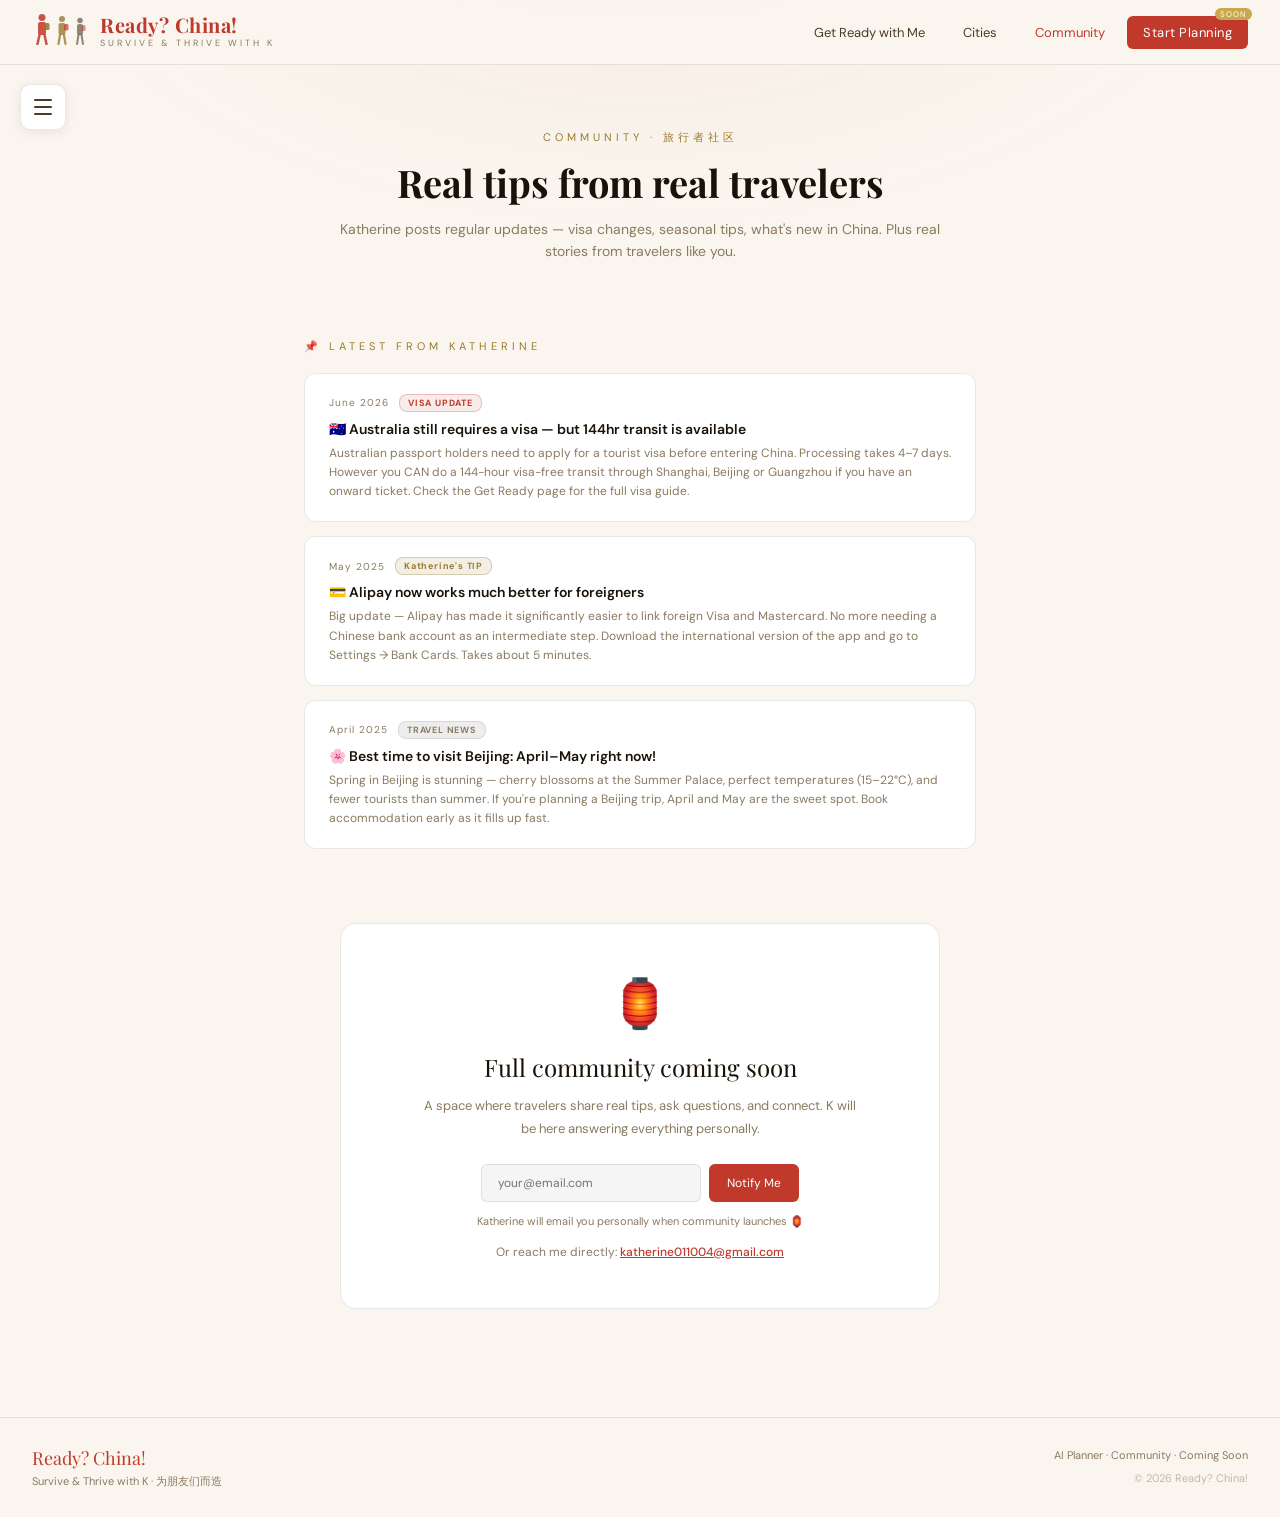
<file: community.html>
<!DOCTYPE html>
<html lang="en">
<head>
<meta charset="UTF-8">
<meta name="viewport" content="width=device-width, initial-scale=1.0">
<title>Community · Ready? China!</title>
<link rel="preconnect" href="https://fonts.googleapis.com">
<link href="https://fonts.googleapis.com/css2?family=Noto+Serif+SC:wght@300;400;700&family=Playfair+Display:ital,wght@0,400;0,700;1,400&family=DM+Sans:wght@300;400;500&display=swap" rel="stylesheet">
<link rel="stylesheet" href="assets/style.css">
<style>
/* ══════════════════════════════════
   COMMUNITY PAGE
   To add news/updates: copy a .news-card
   block and edit the content inside it.
   To add community posts later: duplicate
   a .post-card block.
══════════════════════════════════ */
.comm-hero{text-align:center;padding:60px 24px 40px;max-width:680px;margin:0 auto}
.comm-coming{background:white;border:1px solid var(--border);border-radius:16px;padding:48px 40px;text-align:center;max-width:600px;margin:0 auto 48px}
.comm-icon{font-size:48px;margin-bottom:16px}
.comm-title{font-family:'Playfair Display',serif;font-size:24px;color:var(--text);margin-bottom:12px}
.comm-sub{font-size:13px;color:var(--text-muted);line-height:1.7;max-width:440px;margin:0 auto 24px}
.comm-notify{display:flex;gap:8px;justify-content:center;flex-wrap:wrap}
.comm-input{background:var(--surface);border:1px solid var(--border);color:var(--text);padding:10px 16px;border-radius:6px;font-size:12px;outline:none;width:220px;font-family:'DM Sans',sans-serif;transition:border-color .2s}
.comm-input:focus{border-color:var(--gold)}
.comm-btn{background:var(--accent);color:white;border:none;padding:10px 18px;border-radius:6px;cursor:pointer;font-size:12px;font-family:'DM Sans',sans-serif}
.comm-btn:hover{background:var(--accent2)}
.comm-success{font-size:12px;color:var(--gold);margin-top:12px;display:none}
.comm-email-direct{margin-top:16px;font-size:12px;color:var(--text-muted)}
.comm-email-direct a{color:var(--accent);font-weight:500}
/* Katherine's updates section */
.updates-section{max-width:720px;margin:0 auto;padding:0 24px 60px}
.updates-title{font-size:11px;color:var(--gold);letter-spacing:4px;text-transform:uppercase;margin-bottom:20px}
.news-card{background:white;border:1px solid var(--border);border-radius:12px;padding:20px 24px;margin-bottom:14px}
.news-card:hover{border-color:var(--accent)}
.news-meta{display:flex;align-items:center;gap:10px;margin-bottom:8px}
.news-date{font-size:10px;color:var(--text-muted);letter-spacing:1px}
.news-tag{font-size:9px;padding:2px 8px;border-radius:8px;font-weight:700;letter-spacing:.8px}
.tag-visa{background:var(--red-soft);color:var(--accent);border:1px solid var(--red-border)}
.tag-tip{background:var(--gold-soft);color:var(--gold);border:1px solid var(--gold-border)}
.tag-news{background:var(--surface2);color:var(--text-muted);border:1px solid var(--border)}
.news-headline{font-size:14px;font-weight:600;color:var(--text);margin-bottom:6px}
.news-body{font-size:12px;color:var(--text-muted);line-height:1.6}
/* planner modal */
.planner-teaser{text-align:center;padding:10px 0}
.planner-icon{font-size:48px;margin-bottom:16px}
.planner-h{font-family:'Playfair Display',serif;font-size:22px;color:var(--text);margin-bottom:10px}
.planner-p{font-size:13px;color:var(--text-muted);line-height:1.7;max-width:420px;margin:0 auto 24px}
.notify-row{display:flex;gap:8px;justify-content:center;flex-wrap:wrap}
.notify-input{background:var(--surface);border:1px solid var(--border);color:var(--text);padding:10px 16px;border-radius:6px;font-size:12px;outline:none;width:210px;font-family:'DM Sans',sans-serif}
.notify-btn{background:var(--accent);color:white;border:none;padding:10px 18px;border-radius:6px;cursor:pointer;font-size:12px;font-family:'DM Sans',sans-serif}
.notify-ok{font-size:12px;color:var(--gold);margin-top:10px;display:none}
.about-card{background:white;border:1px solid var(--border);border-radius:16px;overflow:hidden}
.about-top{background:linear-gradient(135deg,var(--accent) 0%,#8b1a1a 100%);padding:32px;display:flex;align-items:flex-start;gap:20px}
.about-avatar{width:64px;height:64px;border-radius:50%;background:rgba(255,255,255,.2);display:flex;align-items:center;justify-content:center;font-size:28px;flex-shrink:0;border:2px solid rgba(255,255,255,.4)}
.about-intro .about-name{font-family:'Playfair Display',serif;font-size:22px;color:white;margin-bottom:4px}
.about-intro .about-role{font-size:11px;color:rgba(255,255,255,.7);letter-spacing:2px;text-transform:uppercase;margin-bottom:8px}
.about-intro .about-flags{font-size:20px;letter-spacing:4px}
.about-body{padding:28px}
.about-story{font-size:13px;color:var(--text-mid);line-height:1.8;margin-bottom:20px}
.about-contact{display:flex;align-items:center;gap:10px;padding:14px 16px;background:var(--red-soft);border:1px solid var(--red-border);border-radius:8px;font-size:12px;color:var(--text-mid)}
.about-contact a{color:var(--accent);font-weight:500}
.about-hometown{font-family:'Noto Serif SC',serif;font-size:13px;color:var(--accent);margin-top:12px}
</style>
</head>
<body>
<header>
  <div class="logo-area">
    <div class="logo-travelers">
      <div class="traveler"><svg width="20" height="32" viewBox="0 0 20 32" fill="none"><circle cx="10" cy="4.5" r="3.5" fill="#c0392b" opacity=".85"/><rect x="6" y="9" width="8" height="13" rx="2" fill="#c0392b" opacity=".85"/><rect x="12.5" y="10" width="5" height="7" rx="1.5" fill="#9a7b2f" opacity=".9"/><line x1="7.5" y1="22" x2="5.5" y2="31" stroke="#c0392b" stroke-width="2.5" stroke-linecap="round" opacity=".85"/><line x1="12.5" y1="22" x2="14.5" y2="31" stroke="#c0392b" stroke-width="2.5" stroke-linecap="round" opacity=".85"/></svg></div>
      <div class="traveler"><svg width="18" height="30" viewBox="0 0 18 30" fill="none"><circle cx="9" cy="4" r="3" fill="#9a7b2f" opacity=".8"/><rect x="5.5" y="8" width="7" height="12" rx="2" fill="#9a7b2f" opacity=".8"/><rect x="11" y="9" width="4.5" height="6.5" rx="1.5" fill="#c0392b" opacity=".7"/><line x1="7" y1="20" x2="5.5" y2="29" stroke="#9a7b2f" stroke-width="2.2" stroke-linecap="round" opacity=".8"/><line x1="11" y1="20" x2="12.5" y2="29" stroke="#9a7b2f" stroke-width="2.2" stroke-linecap="round" opacity=".8"/></svg></div>
      <div class="traveler"><svg width="16" height="28" viewBox="0 0 16 28" fill="none"><circle cx="8" cy="3.5" r="2.8" fill="#4a3c28" opacity=".6"/><rect x="5" y="7" width="6" height="11" rx="2" fill="#4a3c28" opacity=".6"/><rect x="9.5" y="8" width="4" height="6" rx="1.5" fill="#c0392b" opacity=".55"/><line x1="6.5" y1="18" x2="5" y2="27" stroke="#4a3c28" stroke-width="2" stroke-linecap="round" opacity=".6"/><line x1="9.5" y1="18" x2="11" y2="27" stroke="#4a3c28" stroke-width="2" stroke-linecap="round" opacity=".6"/></svg></div>
    </div>
    <div class="logo-text"><div class="logo-main"><a href="index.html" style="text-decoration:none;color:inherit">Ready? China!</a></div><div class="logo-sub">Survive &amp; Thrive with Kat</div></div>
  </div>
  <nav>
    <a class="nav-link" href="get-ready.html">Get Ready with Me</a>
    <a class="nav-link" href="cities.html">Cities</a>
    <a class="nav-link" href="community.html" style="color:var(--accent)">Community</a>
    <button class="nav-link nav-cta" onclick="openModal('planning-modal')"><span class="soon-tag">SOON</span>Start Planning</button>
  </nav>
</header>
<button id="menu-btn" onclick="toggleMenu()"><span></span><span></span><span></span></button>
<div id="menu-dropdown">
  <div class="menu-item" onclick="window.location='get-ready.html'"><div class="menu-icon">✅</div><div><div class="menu-item-title">Get Ready with Me</div><div class="menu-item-sub">Step-by-step checklist</div></div><span class="mbadge mbadge-red">START</span></div>
  <div class="menu-item" onclick="window.location='cities.html'"><div class="menu-icon">🗺️</div><div><div class="menu-item-title">Cities</div><div class="menu-item-sub">Where should I go?</div></div></div>
  <div class="menu-item" onclick="window.location='china-map.html'"><div class="menu-icon">📍</div><div><div class="menu-item-title">Explore the Map</div><div class="menu-item-sub">All 31 provinces</div></div></div>
  <div class="menu-item" onclick="window.location='community.html'"><div class="menu-icon">👥</div><div><div class="menu-item-title">Community</div><div class="menu-item-sub">Tips from real travelers</div></div><span class="mbadge mbadge-gray">SOON</span></div>
  <div class="menu-item" onclick="openModal('about-modal');closeMenu()"><div class="menu-icon">🙋‍♀️</div><div><div class="menu-item-title">About Katheirne</div><div class="menu-item-sub">Who built this &amp; why</div></div></div>
  <div class="menu-item" onclick="openModal('planning-modal');closeMenu()"><div class="menu-icon">🤖</div><div><div class="menu-item-title">AI Trip Planner</div></div><span class="mbadge mbadge-gray">SOON</span></div>
</div>
<div id="prov-tip"><div class="tzh" id="tip-zh"></div><div class="ten" id="tip-en"></div><div class="tdesc" id="tip-desc"></div></div>

<main>
  <div class="comm-hero">
    <div class="section-eyebrow">Community · 旅行者社区</div>
    <h2 class="section-title">Real tips from real travelers</h2>
    <p class="section-sub">Katherine posts regular updates — visa changes, seasonal tips, what's new in China. Plus real stories from travelers like you.</p>
  </div>

  <!-- ══════════════════════════════════
       K'S UPDATES / NEWS FEED
       TO ADD A POST: copy one .news-card
       block below and change:
       - news-date (the date)
       - news-tag class + text (visa/tip/news)
       - news-headline (title)
       - news-body (content)
  ══════════════════════════════════ -->
  <div class="updates-section">
    <div class="updates-title">📌 Latest from Katherine</div>

    <div class="news-card">
      <div class="news-meta">
        <span class="news-date">June 2026</span>
        <span class="news-tag tag-visa">VISA UPDATE</span>
      </div>
      <div class="news-headline">🇦🇺 Australia still requires a visa — but 144hr transit is available</div>
      <div class="news-body">Australian passport holders need to apply for a tourist visa before entering China. Processing takes 4–7 days. However you CAN do a 144-hour visa-free transit through Shanghai, Beijing or Guangzhou if you have an onward ticket. Check the Get Ready page for the full visa guide.</div>
    </div>

    <div class="news-card">
      <div class="news-meta">
        <span class="news-date">May 2025</span>
        <span class="news-tag tag-tip">Katherine's TIP</span>
      </div>
      <div class="news-headline">💳 Alipay now works much better for foreigners</div>
      <div class="news-body">Big update — Alipay has made it significantly easier to link foreign Visa and Mastercard. No more needing a Chinese bank account as an intermediate step. Download the international version of the app and go to Settings → Bank Cards. Takes about 5 minutes.</div>
    </div>

    <div class="news-card">
      <div class="news-meta">
        <span class="news-date">April 2025</span>
        <span class="news-tag tag-news">TRAVEL NEWS</span>
      </div>
      <div class="news-headline">🌸 Best time to visit Beijing: April–May right now!</div>
      <div class="news-body">Spring in Beijing is stunning — cherry blossoms at the Summer Palace, perfect temperatures (15–22°C), and fewer tourists than summer. If you're planning a Beijing trip, April and May are the sweet spot. Book accommodation early as it fills up fast.</div>
    </div>

    <!-- ADD NEW POSTS ABOVE THIS LINE -->

  </div>

  <!-- COMING SOON EMAIL SIGNUP -->
  <div style="padding:0 24px 60px;max-width:720px;margin:0 auto">
    <div class="comm-coming">
      <div class="comm-icon">🏮</div>
      <div class="comm-title">Full community coming soon</div>
      <div class="comm-sub">A space where travelers share real tips, ask questions, and connect. K will be here answering everything personally.</div>
      <form action="https://formspree.io/f/mnjypvzn" method="POST"
  style="display:flex;flex-direction:column;align-items:center;gap:12px">
  <div style="display:flex;gap:8px;flex-wrap:wrap;justify-content:center">
    <input class="comm-input" type="email" name="email" placeholder="your@email.com" required/>
    <button class="comm-btn" type="submit">Notify Me</button>
  </div>
  <p style="font-size:11px;color:var(--text-muted)">
     Katherine will email you personally when community launches 🏮
  </p>
</form>
      <div class="comm-email-direct">Or reach me directly: <a href="mailto:katherine011004@gmail.com">katherine011004@gmail.com</a></div>
    </div>
  </div>
</main>

<footer>
  <div><div class="footer-brand">Ready? China!</div><div>Survive &amp; Thrive with Kat · Made For You</div></div>
  <div style="text-align:right;line-height:1.8"><div>AI Planner · Community · Coming Soon</div><div style="opacity:.5;margin-top:4px">© 2026 Ready? China!</div></div>
</footer>

<div class="modal-overlay" id="about-modal">
  <div class="modal-box"><div class="modal-header"><div><div class="modal-title">🙋‍♀️ About Katherine</div><div class="modal-subtitle">The person behind Ready? China!</div></div><button class="modal-close" onclick="closeModal('about-modal')">×</button></div>
  <div class="modal-body" style="padding:0"><div class="about-card"><div class="about-top"><div class="about-avatar">🌏</div><div class="about-intro"><div class="about-name">Hey, I'm Katherine!</div><div class="about-role">Local Chinese · World Traveler · Your China Guide</div><div class="about-flags">🇨🇳 </div></div></div>
  <div class="about-body"><div class="about-story">Born in the Philippines, grew up between Hong Kong, Quanzhou China, studied in Australia and traveled a lot. Now I'm back in China — built this so my friends could visit without panicking.</div>
  <div class="about-contact"><span>📧</span><span>Email Katherine: <a href="mailto:katherine011004@gmail.com">katherine011004@gmail.com</a></span></div>
  <div class="about-hometown">Welcome to China! 🏮</div></div></div></div></div>
</div>
<div class="modal-overlay" id="planning-modal">
  <div class="modal-box" style="max-width:540px"><div class="modal-header"><div><div class="modal-title">🤖 AI Trip Planner</div><div class="modal-subtitle">Coming soon</div></div><button class="modal-close" onclick="closeModal('planning-modal')">×</button></div>
  <div class="modal-body"><div class="planner-teaser"><div class="planner-icon">✨</div><div class="planner-h">Coming Soon</div><div class="planner-p">Tell us your budget, days, season, and interests — complete personalised itinerary in seconds.</div>
  <div class="notify-row"><input class="notify-input" id="plan-email" type="email" placeholder="your@email.com"/><button class="notify-btn" onclick="plannerNotify()">Notify Me</button></div>
  <div class="notify-ok" id="plan-ok">🎉 You're on the list!</div></div></div></div>
</div>

<script src="assets/script.js"></script>
</body>
</html>
</file>
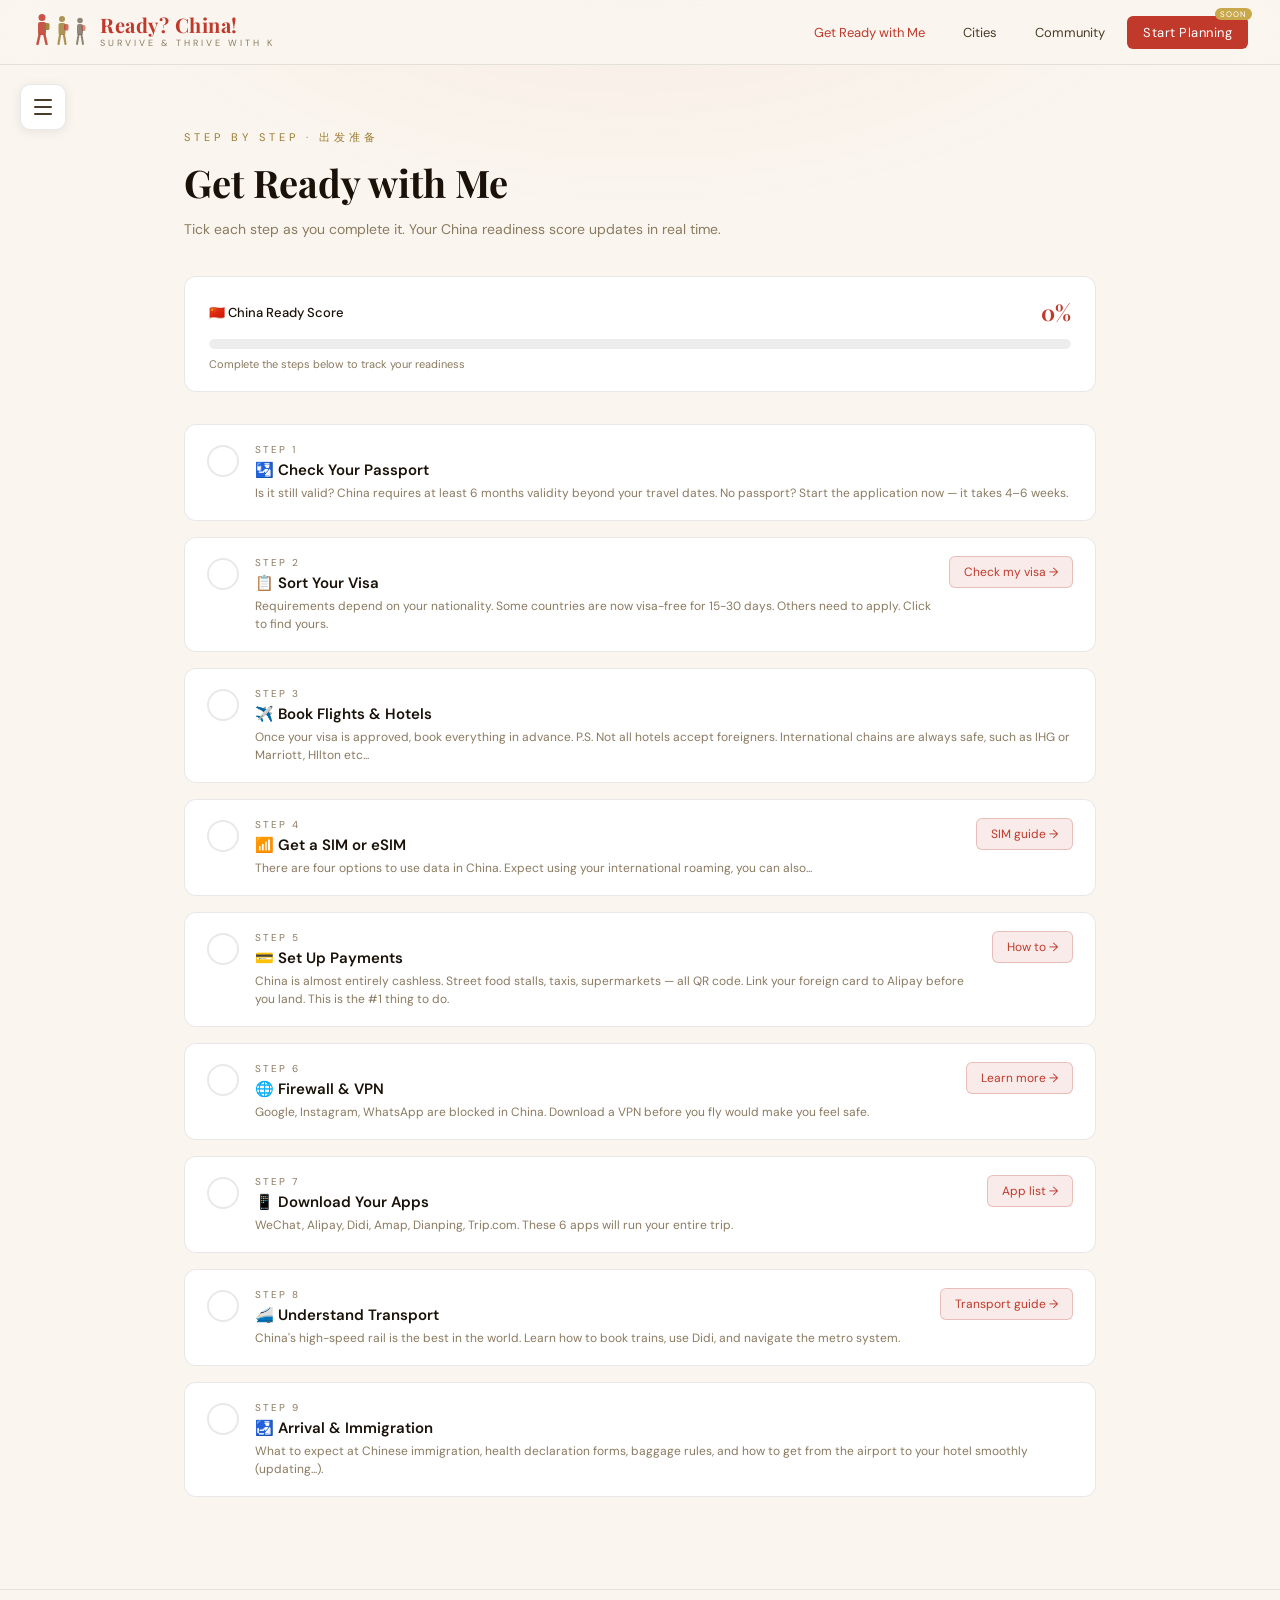
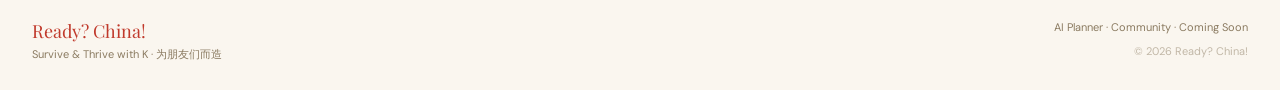
<file: get-ready.html>
<!DOCTYPE html>
<html lang="en">
<head>
<meta charset="UTF-8">
<meta name="viewport" content="width=device-width, initial-scale=1.0">
<title>Get Ready with Me · Ready? China!</title>
<link rel="preconnect" href="https://fonts.googleapis.com">
<link href="https://fonts.googleapis.com/css2?family=Noto+Serif+SC:wght@300;400;700&family=Playfair+Display:ital,wght@0,400;0,700;1,400&family=DM+Sans:wght@300;400;500&display=swap" rel="stylesheet">
<link rel="stylesheet" href="assets/style.css">
<style>
/* ── CHECKLIST ── Edit steps content here ── */
.checklist-steps{display:flex;flex-direction:column;gap:16px;margin-bottom:32px}
.check-step{background:white;border:1px solid var(--border);border-radius:12px;padding:18px 22px;display:flex;align-items:flex-start;gap:16px;transition:all .25s}
.check-step:hover{border-color:var(--accent);box-shadow:0 4px 20px rgba(192,57,43,0.08)}
.check-step.done{background:rgba(39,174,96,0.04);border-color:rgba(39,174,96,0.3)}
.check-step.done .step-check{background:#27ae60;border-color:#27ae60}
.check-step.done .step-check::after{content:'✓';color:white;font-size:14px;font-weight:700}
.step-check{width:32px;height:32px;border-radius:50%;border:2px solid var(--border);flex-shrink:0;display:flex;align-items:center;justify-content:center;cursor:pointer;transition:all .2s;margin-top:2px}
.step-check:hover{border-color:var(--accent)}
.step-num-label{font-size:10px;color:var(--text-muted);letter-spacing:2px;text-transform:uppercase;margin-bottom:4px}
.step-title-main{font-size:15px;font-weight:600;color:var(--text);margin-bottom:4px}
.step-desc-main{font-size:12px;color:var(--text-muted);line-height:1.5}
.step-action{margin-left:auto;flex-shrink:0}
.step-btn{background:var(--red-soft);border:1px solid var(--red-border);color:var(--accent);padding:7px 14px;border-radius:6px;font-size:12px;cursor:pointer;font-family:'DM Sans',sans-serif;transition:all .2s;white-space:nowrap}
.step-btn:hover{background:var(--accent);color:white}
/* ── PROGRESS BAR ── */
.progress-area{background:white;border:1px solid var(--border);border-radius:12px;padding:20px 24px;margin-bottom:32px}
.progress-header{display:flex;justify-content:space-between;align-items:center;margin-bottom:12px}
.progress-label{font-size:13px;color:var(--text);font-weight:500}
.progress-pct{font-size:22px;font-weight:700;color:var(--accent);font-family:'Playfair Display',serif}
.progress-bar-bg{height:10px;background:var(--surface2);border-radius:10px;overflow:hidden}
.progress-bar-fill{height:100%;background:linear-gradient(90deg,var(--accent),var(--gold-light));border-radius:10px;transition:width .6s ease;width:0%}
.progress-status{font-size:11px;color:var(--text-muted);margin-top:8px}
/* ── VISA MODAL ── */
.nationality-search{width:100%;padding:10px 16px;border:1px solid var(--border);border-radius:8px;font-size:13px;font-family:'DM Sans',sans-serif;background:var(--surface);color:var(--text);outline:none;margin-bottom:12px;transition:border-color .2s}
.nationality-search:focus{border-color:var(--gold)}
.country-list{display:flex;flex-wrap:wrap;gap:8px;margin-bottom:16px;max-height:200px;overflow-y:auto}
.country-btn{background:var(--surface);border:1px solid var(--border);border-radius:6px;padding:7px 12px;cursor:pointer;font-size:12px;color:var(--text-mid);transition:all .2s;display:flex;align-items:center;gap:6px}
.country-btn:hover,.country-btn.selected{border-color:var(--gold);background:var(--gold-soft);color:var(--gold)}
.visa-result{display:none;background:var(--surface);border-left:3px solid var(--gold-light);padding:16px;border-radius:0 8px 8px 0;font-size:12px;color:var(--text-muted);line-height:1.8;margin-top:12px}
.visa-result.show{display:block}
.visa-result strong{color:var(--text)}
.visa-result a{color:var(--gold)}
.vf-title{font-size:12px;color:var(--gold);letter-spacing:1px;font-weight:600;margin-bottom:10px;margin-top:20px}
.vf-grid{display:grid;grid-template-columns:repeat(auto-fill,minmax(140px,1fr));gap:6px}
.vf-item{display:flex;align-items:center;gap:8px;padding:7px 10px;background:var(--surface);border:1px solid var(--border);border-radius:6px;font-size:11px;color:var(--text-mid)}
/* planner + about modal styles */
.about-card{background:white;border:1px solid var(--border);border-radius:16px;overflow:hidden}
.about-top{background:linear-gradient(135deg,var(--accent) 0%,#8b1a1a 100%);padding:32px;display:flex;align-items:flex-start;gap:20px}
.about-avatar{width:64px;height:64px;border-radius:50%;background:rgba(255,255,255,.2);display:flex;align-items:center;justify-content:center;font-size:28px;flex-shrink:0;border:2px solid rgba(255,255,255,.4)}
.about-intro .about-name{font-family:'Playfair Display',serif;font-size:22px;color:white;margin-bottom:4px}
.about-intro .about-role{font-size:11px;color:rgba(255,255,255,.7);letter-spacing:2px;text-transform:uppercase;margin-bottom:8px}
.about-intro .about-flags{font-size:20px;letter-spacing:4px}
.about-body{padding:28px}
.about-story{font-size:13px;color:var(--text-mid);line-height:1.8;margin-bottom:20px}
.about-examples{display:flex;flex-direction:column;gap:10px;margin-bottom:20px}
.about-ex{display:flex;gap:12px;padding:14px;background:var(--surface);border-radius:8px;border:1px solid var(--border)}
.about-ex-icon{font-size:20px;flex-shrink:0}
.about-ex-text{font-size:12px;color:var(--text-muted);line-height:1.6}
.about-contact{display:flex;align-items:center;gap:10px;padding:14px 16px;background:var(--red-soft);border:1px solid var(--red-border);border-radius:8px;font-size:12px;color:var(--text-mid)}
.about-contact a{color:var(--accent);font-weight:500}
.about-hometown{font-family:'Noto Serif SC',serif;font-size:13px;color:var(--accent);margin-top:12px}
.planner-teaser{text-align:center;padding:10px 0}
.planner-icon{font-size:48px;margin-bottom:16px}
.planner-h{font-family:'Playfair Display',serif;font-size:22px;color:var(--text);margin-bottom:10px}
.planner-p{font-size:13px;color:var(--text-muted);line-height:1.7;max-width:420px;margin:0 auto 24px}
.feature-list{display:flex;flex-direction:column;gap:8px;max-width:380px;margin:0 auto 24px;text-align:left}
.feat-item{display:flex;align-items:center;gap:10px;padding:10px 14px;background:var(--surface);border:1px solid var(--border);border-radius:8px;font-size:12px;color:var(--text-muted)}
.feat-icon{font-size:16px}
.notify-row{display:flex;gap:8px;justify-content:center;flex-wrap:wrap}
.notify-input{background:var(--surface);border:1px solid var(--border);color:var(--text);padding:10px 16px;border-radius:6px;font-size:12px;outline:none;width:210px;font-family:'DM Sans',sans-serif}
.notify-btn{background:var(--accent);color:white;border:none;padding:10px 18px;border-radius:6px;cursor:pointer;font-size:12px;font-family:'DM Sans',sans-serif}
.notify-ok{font-size:12px;color:var(--gold);margin-top:10px;display:none}
</style>
</head>
<body>

<header>
  <div class="logo-area">
    <div class="logo-travelers">
      <div class="traveler"><svg width="20" height="32" viewBox="0 0 20 32" fill="none"><circle cx="10" cy="4.5" r="3.5" fill="#c0392b" opacity=".85"/><rect x="6" y="9" width="8" height="13" rx="2" fill="#c0392b" opacity=".85"/><rect x="12.5" y="10" width="5" height="7" rx="1.5" fill="#9a7b2f" opacity=".9"/><line x1="7.5" y1="22" x2="5.5" y2="31" stroke="#c0392b" stroke-width="2.5" stroke-linecap="round" opacity=".85"/><line x1="12.5" y1="22" x2="14.5" y2="31" stroke="#c0392b" stroke-width="2.5" stroke-linecap="round" opacity=".85"/></svg></div>
      <div class="traveler"><svg width="18" height="30" viewBox="0 0 18 30" fill="none"><circle cx="9" cy="4" r="3" fill="#9a7b2f" opacity=".8"/><rect x="5.5" y="8" width="7" height="12" rx="2" fill="#9a7b2f" opacity=".8"/><rect x="11" y="9" width="4.5" height="6.5" rx="1.5" fill="#c0392b" opacity=".7"/><line x1="7" y1="20" x2="5.5" y2="29" stroke="#9a7b2f" stroke-width="2.2" stroke-linecap="round" opacity=".8"/><line x1="11" y1="20" x2="12.5" y2="29" stroke="#9a7b2f" stroke-width="2.2" stroke-linecap="round" opacity=".8"/></svg></div>
      <div class="traveler"><svg width="16" height="28" viewBox="0 0 16 28" fill="none"><circle cx="8" cy="3.5" r="2.8" fill="#4a3c28" opacity=".6"/><rect x="5" y="7" width="6" height="11" rx="2" fill="#4a3c28" opacity=".6"/><rect x="9.5" y="8" width="4" height="6" rx="1.5" fill="#c0392b" opacity=".55"/><line x1="6.5" y1="18" x2="5" y2="27" stroke="#4a3c28" stroke-width="2" stroke-linecap="round" opacity=".6"/><line x1="9.5" y1="18" x2="11" y2="27" stroke="#4a3c28" stroke-width="2" stroke-linecap="round" opacity=".6"/></svg></div>
    </div>
    <div class="logo-text">
      <div class="logo-main"><a href="index.html" style="text-decoration:none;color:inherit">Ready? China!</a></div>
      <div class="logo-sub">Survive &amp; Thrive with Kat</div>
    </div>
  </div>
  <nav>
    <a class="nav-link" href="get-ready.html" style="color:var(--accent)">Get Ready with Me</a>
    <a class="nav-link" href="cities.html">Cities</a>
    <a class="nav-link" href="community.html">Community</a>
    <button class="nav-link nav-cta" onclick="openModal('planning-modal')"><span class="soon-tag">SOON</span>Start Planning</button>
  </nav>
</header>

<button id="menu-btn" onclick="toggleMenu()"><span></span><span></span><span></span></button>
<div id="menu-dropdown">
  <div class="menu-item" onclick="window.location='get-ready.html'"><div class="menu-icon">✅</div><div><div class="menu-item-title">Get Ready with Me</div><div class="menu-item-sub">Step-by-step checklist</div></div><span class="mbadge mbadge-red">START</span></div>
  <div class="menu-item" onclick="window.location='cities.html'"><div class="menu-icon">🗺️</div><div><div class="menu-item-title">Cities</div><div class="menu-item-sub">Where should I go?</div></div></div>
  <div class="menu-item" onclick="window.location='china-map.html'"><div class="menu-icon">📍</div><div><div class="menu-item-title">Explore the Map</div><div class="menu-item-sub">All 31 provinces</div></div></div>
  <div class="menu-item" onclick="window.location='community.html'"><div class="menu-icon">👥</div><div><div class="menu-item-title">Community</div><div class="menu-item-sub">Tips from real travelers</div></div><span class="mbadge mbadge-gray">SOON</span></div>
  <div class="menu-item" onclick="openModal('about-modal');closeMenu()"><div class="menu-icon">🙋‍♀️</div><div><div class="menu-item-title">About Katherine
  </div><div class="menu-item-sub">Who built this &amp; why</div></div></div>
  <div class="menu-item" onclick="openModal('planning-modal');closeMenu()"><div class="menu-icon">🤖</div><div><div class="menu-item-title">AI Trip Planner</div><div class="menu-item-sub">Auto itinerary</div></div><span class="mbadge mbadge-gray">SOON</span></div>
</div>
<div id="prov-tip"><div class="tzh" id="tip-zh"></div><div class="ten" id="tip-en"></div><div class="tdesc" id="tip-desc"></div></div>

<main>
<section class="section">
  <div class="section-eyebrow">Step by Step · 出发准备</div>
  <h2 class="section-title">Get Ready with Me</h2>
  <p class="section-sub">Tick each step as you complete it. Your China readiness score updates in real time.</p>

  <!-- ── PROGRESS BAR ── -->
  <div class="progress-area">
    <div class="progress-header">
      <div class="progress-label">🇨🇳 China Ready Score</div>
      <div class="progress-pct" id="pct-label">0%</div>
    </div>
    <div class="progress-bar-bg"><div class="progress-bar-fill" id="prog-bar"></div></div>
    <div class="progress-status" id="prog-status">Complete the steps below to track your readiness</div>
  </div>

  <!-- ══════════════════════════════════════
       CHECKLIST STEPS
       To edit: change the text inside each
       .step-title-main and .step-desc-main
  ══════════════════════════════════════ -->
  <div class="checklist-steps">

    <div class="check-step" id="step-passport">
      <div class="step-check" onclick="toggleStep('step-passport')"></div>
      <div style="flex:1">
        <div class="step-num-label">Step 1</div>
        <div class="step-title-main">🛂 Check Your Passport</div>
        <div class="step-desc-main">Is it still valid? China requires at least 6 months validity beyond your travel dates. No passport? Start the application now — it takes 4–6 weeks.</div>
      </div>
    </div>

    <div class="check-step" id="step-visa">
      <div class="step-check" onclick="toggleStep('step-visa')"></div>
      <div style="flex:1">
        <div class="step-num-label">Step 2</div>
        <div class="step-title-main">📋 Sort Your Visa</div>
        <div class="step-desc-main">Requirements depend on your nationality. Some countries are now visa-free for 15-30 days. Others need to apply. Click to find yours.</div>
      </div>
      <div class="step-action"><button class="step-btn" onclick="openModal('visa-modal')">Check my visa →</button></div>
    </div>

    <div class="check-step" id="step-flights">
      <div class="step-check" onclick="toggleStep('step-flights')"></div>
      <div style="flex:1">
        <div class="step-num-label">Step 3</div>
        <div class="step-title-main">✈️ Book Flights &amp; Hotels</div>
        <div class="step-desc-main">Once your visa is approved, book everything in advance. P.S. Not all hotels accept foreigners. International chains are always safe, such as IHG or Marriott, HIlton etc...</div>
      </div>
    </div>

    <div class="check-step" id="step-esim">
      <div class="step-check" onclick="toggleStep('step-esim')"></div>
      <div style="flex:1">
        <div class="step-num-label">Step 4</div>
        <div class="step-title-main">📶 Get a SIM or eSIM</div>
        <div class="step-desc-main">There are four options to use data in China. Expect using your international roaming, you can also...</div>
      </div>
      <div class="step-action"><button class="step-btn" onclick="openModal('sim-modal')">SIM guide →</button></div>
    </div>

    <div class="check-step" id="step-payment">
      <div class="step-check" onclick="toggleStep('step-payment')"></div>
      <div style="flex:1">
        <div class="step-num-label">Step 5</div>
        <div class="step-title-main">💳 Set Up Payments</div>
        <div class="step-desc-main">China is almost entirely cashless. Street food stalls, taxis, supermarkets — all QR code. Link your foreign card to Alipay before you land. This is the #1 thing to do.</div>
      </div>
      <div class="step-action"><button class="step-btn" onclick="openModal('payment-modal')">How to →</button></div>
    </div>

    <div class="check-step" id="step-network">
      <div class="step-check" onclick="toggleStep('step-network')"></div>
      <div style="flex:1">
        <div class="step-num-label">Step 6</div>
        <div class="step-title-main">🌐 Firewall &amp; VPN</div>
        <div class="step-desc-main">Google, Instagram, WhatsApp are blocked in China. Download a VPN before you fly would make you feel safe.</div>
      </div>
      <div class="step-action"><button class="step-btn" onclick="openModal('network-modal')">Learn more →</button></div>
    </div>

    <div class="check-step" id="step-apps">
      <div class="step-check" onclick="toggleStep('step-apps')"></div>
      <div style="flex:1">
        <div class="step-num-label">Step 7</div>
        <div class="step-title-main">📱 Download Your Apps</div>
        <div class="step-desc-main">WeChat, Alipay, Didi, Amap, Dianping, Trip.com. These 6 apps will run your entire trip.</div>
      </div>
      <div class="step-action"><button class="step-btn" onclick="openModal('apps-modal')">App list →</button></div>
    </div>

    <div class="check-step" id="step-transport">
      <div class="step-check" onclick="toggleStep('step-transport')"></div>
      <div style="flex:1">
        <div class="step-num-label">Step 8</div>
        <div class="step-title-main">🚄 Understand Transport</div>
        <div class="step-desc-main">China's high-speed rail is the best in the world. Learn how to book trains, use Didi, and navigate the metro system.</div>
      </div>
      <div class="step-action"><button class="step-btn" onclick="openModal('transport-modal')">Transport guide →</button></div>
    </div>

    <div class="check-step" id="step-customs">
      <div class="step-check" onclick="toggleStep('step-customs')"></div>
      <div style="flex:1">
        <div class="step-num-label">Step 9</div>
        <div class="step-title-main">🛃 Arrival &amp; Immigration</div>
        <div class="step-desc-main">What to expect at Chinese immigration, health declaration forms, baggage rules, and how to get from the airport to your hotel smoothly (updating...).</div>
      </div>
    </div>

  </div>
</section>
</main>

<footer>
  <div><div class="footer-brand">Ready? China!</div><div>Survive &amp; Thrive with Kat · Made For You</div></div>
  <div style="text-align:right;line-height:1.8"><div>AI Planner · Community · Coming Soon</div><div style="opacity:.5;margin-top:4px">© 2026 Ready? China!</div></div>
</footer>

<!-- ══════════ MODALS ══════════ -->

<!-- VISA -->
<div class="modal-overlay" id="visa-modal">
  <div class="modal-box"><div class="modal-header"><div><div class="modal-title">📋 Visa Guide · 签证</div><div class="modal-subtitle">Select your nationality to see your exact options</div></div><button class="modal-close" onclick="closeModal('visa-modal')">×</button></div>
  <div class="modal-body">
    <input class="nationality-search" id="visa-search" placeholder="Type your country..." oninput="filterCountries()"/>
    <div class="country-list" id="country-list">
      <div class="country-btn" onclick="showVisa(this,'us')">🇺🇸 USA</div>
      <div class="country-btn" onclick="showVisa(this,'uk')">🇬🇧 UK</div>
      <div class="country-btn" onclick="showVisa(this,'au')">🇦🇺 Australia</div>
      <div class="country-btn" onclick="showVisa(this,'de')">🇩🇪 Germany</div>
      <div class="country-btn" onclick="showVisa(this,'fr')">🇫🇷 France</div>
      <div class="country-btn" onclick="showVisa(this,'ca')">🇨🇦 Canada</div>
      <div class="country-btn" onclick="showVisa(this,'sg')">🇸🇬 Singapore</div>
      <div class="country-btn" onclick="showVisa(this,'jp')">🇯🇵 Japan</div>
      <div class="country-btn" onclick="showVisa(this,'kr')">🇰🇷 South Korea</div>
      <div class="country-btn" onclick="showVisa(this,'nz')">🇳🇿 New Zealand</div>
      <div class="country-btn" onclick="showVisa(this,'it')">🇮🇹 Italy</div>
      <div class="country-btn" onclick="showVisa(this,'es')">🇪🇸 Spain</div>
      <div class="country-btn" onclick="showVisa(this,'nl')">🇳🇱 Netherlands</div>
      <div class="country-btn" onclick="showVisa(this,'se')">🇸🇪 Sweden</div>
      <div class="country-btn" onclick="showVisa(this,'ch')">🇨🇭 Switzerland</div>
      <div class="country-btn" onclick="showVisa(this,'br')">🇧🇷 Brazil</div>
      <div class="country-btn" onclick="showVisa(this,'in')">🇮🇳 India</div>
      <div class="country-btn" onclick="showVisa(this,'za')">🇿🇦 South Africa</div>
    </div>
    <div class="visa-result" id="visa-result"></div>
    <div class="vf-title">🌟 144-Hour Visa-Free Transit — Eligible Countries Include:</div>
    <div class="vf-grid">
      <div class="vf-item">🇺🇸 United States</div><div class="vf-item">🇬🇧 United Kingdom</div>
      <div class="vf-item">🇩🇪 Germany</div><div class="vf-item">🇫🇷 France</div>
      <div class="vf-item">🇦🇺 Australia</div><div class="vf-item">🇨🇦 Canada</div>
      <div class="vf-item">🇮🇹 Italy</div><div class="vf-item">🇪🇸 Spain</div>
      <div class="vf-item">🇯🇵 Japan</div><div class="vf-item">🇰🇷 South Korea</div>
      <div class="vf-item">🇳🇱 Netherlands</div><div class="vf-item">🇸🇪 Sweden</div>
    </div>
    <p style="font-size:11px;color:var(--text-muted);margin-top:10px">Must have onward ticket to a 3rd country. Valid in Beijing, Shanghai, Guangzhou, Chengdu + more.</p>
  </div></div>
</div>

<!-- SIM -->
<div class="modal-overlay" id="sim-modal">
  <div class="modal-box"><div class="modal-header"><div><div class="modal-title">📶 SIM Card &amp; eSIM · 手机卡</div><div class="modal-subtitle">Stay connected from the moment you land</div></div><button class="modal-close" onclick="closeModal('sim-modal')">×</button></div>
  <div class="modal-body">
    <div class="modal-note" style="margin-bottom:16px"><strong>⚠️ Important:</strong> There are four options to use data in China. Expect using your international roaming, you also can...</div>
    <div class="info-grid">
      <div class="info-card"><div class="info-card-title">📲 eSIM (Best Option)</div><ul class="info-list"><li>Buy online before flying — activates on landing</li><li>Works on any eSIM-compatible phone</li><li>Zero stress on arrival</li></ul></div>
      <div class="info-card"><div class="info-card-title">🛬 Airport SIM</div><ul class="info-list"><li>China Mobile/Unicom counters at major airports</li><li>Bring your passport — required by law</li><li>¥100–200 for 30–90 day tourist SIM</li></ul></div>
      <div class="info-card"><div class="info-card-title">📡 Pocket WiFi</div><ul class="info-list"><li>Rent at airport or pre-book online</li><li>Good for sharing with travel companions</li><li>Return at end of trip</li></ul></div>
    </div>
    <div class="modal-note" style="margin-top:14px">💡 <strong>K's pick:</strong> eSIM before you fly. China Mobile has the best rural coverage.</div>
  </div></div>
</div>

<!-- PAYMENT -->
<div class="modal-overlay" id="payment-modal">
  <div class="modal-box"><div class="modal-header"><div><div class="modal-title">💳 Payments in China · 支付</div><div class="modal-subtitle">China is almost entirely cashless — here's how to survive</div></div><button class="modal-close" onclick="closeModal('payment-modal')">×</button></div>
  <div class="modal-body">
    <div class="modal-note" style="margin-bottom:16px"><strong>The reality:</strong> Even tiny street food stalls only accept QR code payments. Set this up at home before you fly.</div>
    <div class="app-list">
      <div class="app-item"><div class="app-icon-box">💳</div><div><div class="app-name">Alipay 支付宝 — Priority #1</div><div class="app-desc">Now officially supports foreign Visa/Mastercard/Amex. Download, register, link your card. Used everywhere.</div><div class="app-tip">✅ Use the "International" version. Link your card in Settings → Bank Cards.</div></div></div>
      <div class="app-item"><div class="app-icon-box">💬</div><div><div class="app-name">WeChat Pay 微信支付</div><div class="app-desc">Built into WeChat. Also supports foreign cards. Set it up as a backup while you're setting up WeChat anyway.</div><div class="app-tip">✅ You'll need WeChat — set up the payment while you're at it.</div></div></div>
      <div class="app-item"><div class="app-icon-box">💵</div><div><div class="app-name">Cash (Backup)</div><div class="app-desc">Bring ¥500–1000 RMB for emergencies. Exchange at Bank of China for best rates.</div><div class="app-tip">⚠️ Notify your home bank before travel to avoid ATM blocks.</div></div></div>
    </div>
  </div></div>
</div>

<!-- NETWORK -->
<div class="modal-overlay" id="network-modal">
  <div class="modal-box"><div class="modal-header"><div><div class="modal-title">🌐 Firewall & VPN · 网络</div><div class="modal-subtitle">The Great Firewall — what's blocked and how to stay connected</div></div><button class="modal-close" onclick="closeModal('network-modal')">×</button></div>
  <div class="modal-body">
    <div class="modal-note" style="margin-bottom:16px"><strong>Why are apps blocked?</strong> China operates a national internet filter. Google, Instagram, WhatsApp, Facebook, YouTube are all blocked — it's government policy, not a glitch.</div>
    <div class="app-list">
      <div class="app-item"><div class="app-icon-box">🚫</div><div><div class="app-name">What doesn't work in China</div><div class="app-desc">Google, Instagram, Facebook, WhatsApp, Twitter/X, Snapchat, Spotify, Netflix, most Western news sites.</div><div class="app-tip">⚠️ Even some hotel WiFis are filtered.</div></div></div>
      <div class="app-item"><div class="app-icon-box">🔐</div><div><div class="app-name">VPN — The Golden Rule</div><div class="app-desc">Download and TEST your VPN BEFORE flying. You cannot easily download VPN apps once in China. This is the #1 mistake first-timers make.</div><div class="app-tip">💡 Free VPNs almost never work.</div></div></div>
      <div class="app-item"><div class="app-icon-box">✅</div><div><div class="app-name">What works instead</div><div class="app-desc">WeChat (messaging), Amap (maps), Dianping (food reviews).</div><div class="app-tip">✅ All Chinese apps work perfectly without a VPN.</div></div></div>
    </div>
    <div class="modal-note" style="margin-top:14px">⚖️ VPN use by tourists is a gray area. Millions use them every year without issue. Personal use only.</div>
  </div></div>
</div>

<!-- APPS -->
<div class="modal-overlay" id="apps-modal">
  <div class="modal-box"><div class="modal-header"><div><div class="modal-title">📱 Essential Apps · 必备APP</div><div class="modal-subtitle">Download these 6 before you fly — they run your entire trip</div></div><button class="modal-close" onclick="closeModal('apps-modal')">×</button></div>
  <div class="modal-body">
    <div class="app-list">
      <div class="app-item"><div class="app-icon-box">💬</div><div><div class="app-name">WeChat 微信 — Everything App</div><div class="app-desc">Messaging, payments, food ordering, maps. Without WeChat, China is very hard.</div><div class="app-tip">✅ Register with your phone number before arrival.</div></div></div>
      <div class="app-item"><div class="app-icon-box">💳</div><div><div class="app-name">Alipay 支付宝 — Pay for Everything</div><div class="app-desc">China's dominant payment app. Foreign cards accepted. Link your card before you land.</div><div class="app-tip">✅ Link Visa/Mastercard in Settings. Do this BEFORE you arrive.</div></div></div>
      <div class="app-item"><div class="app-icon-box">🚗</div><div><div class="app-name">Didi 滴滴 — China's Uber</div><div class="app-desc">Works in English. No language barrier. Much cheaper than traditional taxis.</div><div class="app-tip">✅ Set pickup and destination in English — app handles translation.</div></div></div>
      <div class="app-item"><div class="app-icon-box">🗺️</div><div><div class="app-name">Amap 高德地图 — Navigation</div><div class="app-desc">Google Maps doesn't work well in China. Amap has an English mode and works offline.</div><div class="app-tip">✅ Switch to English in Settings. Download city maps offline.</div></div></div>
      <div class="app-item"><div class="app-icon-box">🍜</div><div><div class="app-name">大众点评 Dianping — Where to Eat</div><div class="app-desc">China's Yelp + TripAdvisor. Every restaurant rated. Filter for English menus.</div><div class="app-tip">✅ Best way to find hidden local spots tourists miss.</div></div></div>
      <div class="app-item"><div class="app-icon-box">🚆</div><div><div class="app-name">Trip.com (携程) — Book Everything</div><div class="app-desc">Trains, flights, hotels in one English app. Much easier than 12306 for foreigners.</div><div class="app-tip">✅ Book high-speed rail here — most reliable for foreigners.</div></div></div>
    </div>
    <div class="modal-note" style="margin-top:14px">🔤 Google Translate (with offline Chinese downloaded) works well for text and camera translation. Baidu Translate is a solid local alternative- it understands Chinese perfectly. Use Papago for photo translation (menu, signs).</div>
  </div></div>
</div>

<!-- TRANSPORT -->
<div class="modal-overlay" id="transport-modal">
  <div class="modal-box"><div class="modal-header"><div><div class="modal-title">🚄 Getting Around China · 交通</div><div class="modal-subtitle">World's best rail, easy metro, and Didi for taxis</div></div><button class="modal-close" onclick="closeModal('transport-modal')">×</button></div>
  <div class="modal-body">
    <div class="info-grid">
      <div class="info-card"><div class="info-card-title">🚄 High-Speed Rail</div><ul class="info-list"><li>World's best rail system — use it between cities</li><li>Beijing → Shanghai: 4.5 hours</li><li>Book on Trip.com or 12306 app with your passport number</li><li>Bring passport to collect tickets at station</li></ul></div>
      <div class="info-card"><div class="info-card-title">🚇 Metro</div><ul class="info-list"><li>Every major city has a modern cheap metro</li><li>Machines have English — easy to use</li><li>Scan WeChat/Alipay QR at gates</li><li>¥3–10 per journey</li></ul></div>
      <div class="info-card"><div class="info-card-title">🚗 Didi (Taxi App)</div><ul class="info-list"><li>Like Uber — no language barrier</li><li>¥20–40 for most city rides</li><li>Also: 曹操出行, 花小猪 (cheaper)</li><li>Never use unlicensed airport taxis!</li></ul></div>
      <div class="info-card"><div class="info-card-title">✈️ Domestic Flights</div><ul class="info-list"><li>Best for very long distances</li><li>Book on Trip.com — English support</li><li>Arrive 2 hours early</li><li>Budget options: Xiamen Air, Shenzhen Airlines</li></ul></div>
    </div>
  </div></div>
</div>

<!-- ABOUT -->
<div class="modal-overlay" id="about-modal">
  <div class="modal-box"><div class="modal-header"><div><div class="modal-title">🙋‍♀️ About Katheine · 关于我</div><div class="modal-subtitle">The person behind Ready? China!</div></div><button class="modal-close" onclick="closeModal('about-modal')">×</button></div>
  <div class="modal-body" style="padding:0"><div class="about-card"><div class="about-top"><div class="about-avatar">🌏</div><div class="about-intro"><div class="about-name">Hey, I'm Katherine!</div><div class="about-role">Local Chinese · World Traveler · Your China Guide</div><div class="about-flags"> 🇨🇳 </div></div></div>
  <div class="about-body"><div class="about-story">Born in the Philippines, grew up between Hong Kong, Quanzhou China, studied in Australia and traveled around Australia, New Zealand and Asian countries — I've lived in many places and carry a little piece of all of them.<br><br>
            Now I'm back in China, and I keep inviting my friends to come visit me. The problem? Every single one of them panics when they start planning. "I don't know where to start." "Will I survive without Google?" "Can I actually pay for things?" "Is it safe?"<br><br>
            So I built this — a website I wish existed when my friends first asked me those questions. I'll be their guide, and yours too, step by step.</div>
  <div class="about-contact"><span>📧</span><span>Email Me: <a href="mailto:katherine011004@gmail.com">katherine011004@gmail.com</a></span></div>
  <div class="about-hometown"> Welcome to China! 🏮</div></div></div></div>
</div>

<!-- PLANNING -->
<div class="modal-overlay" id="planning-modal">
  <div class="modal-box" style="max-width:540px"><div class="modal-header"><div><div class="modal-title">🤖 AI Trip Planner · 智能行程</div><div class="modal-subtitle">Coming soon</div></div><button class="modal-close" onclick="closeModal('planning-modal')">×</button></div>
  <div class="modal-body"><div class="planner-teaser"><div class="planner-icon">✨</div><div class="planner-h">Coming Soon</div><div class="planner-p">Tell us your budget, days, season, and interests — complete personalised itinerary generated in seconds.</div>
  <div class="notify-row"><input class="notify-input" id="plan-email" type="email" placeholder="your@email.com"/><button class="notify-btn" onclick="plannerNotify()">Notify Me</button></div>
  <div class="notify-ok" id="plan-ok">🎉 You're on the list!</div></div></div></div>
</div>

<script src="assets/script.js"></script>
</body>
</html>
</file>
<file: assets/style.css>
/* ============================================================
   Ready? China! — Shared Styles
   Edit colours here → affects every page
   ============================================================ */
:root {
  --bg: #faf6ef;
  --bg2: #f2ece0;
  --surface: rgba(0,0,0,0.04);
  --surface2: rgba(0,0,0,0.07);
  --border: rgba(0,0,0,0.09);
  --accent: #c0392b;
  --accent2: #e74c3c;
  --gold: #9a7b2f;
  --gold-light: #c9a84c;
  --text: #1a1208;
  --text-mid: #4a3c28;
  --text-muted: #8a7a60;
  --province-default: #d4c9b0;
  --province-stroke: #b8a888;
  --province-hover: #c9a84c;
  --province-active: #c0392b;
  --red-soft: rgba(192,57,43,0.1);
  --red-border: rgba(192,57,43,0.25);
  --gold-soft: rgba(154,123,47,0.12);
  --gold-border: rgba(154,123,47,0.3);
}

/* RESET */
*{margin:0;padding:0;box-sizing:border-box}
body{background:var(--bg);color:var(--text);font-family:'DM Sans',sans-serif;min-height:100vh;overflow-x:hidden}
body::before{content:'';position:fixed;inset:0;background:radial-gradient(ellipse 80% 60% at 50% -10%,rgba(192,57,43,0.06),transparent 60%);pointer-events:none;z-index:0}

/* SCROLLBAR */
::-webkit-scrollbar{width:4px}
::-webkit-scrollbar-track{background:transparent}
::-webkit-scrollbar-thumb{background:rgba(154,123,47,.3);border-radius:2px}

/* HEADER */
header{position:fixed;top:0;left:0;right:0;z-index:100;padding:14px 32px;display:flex;align-items:center;justify-content:space-between;background:rgba(250,246,239,0.88);backdrop-filter:blur(20px);border-bottom:1px solid var(--border)}
.logo-area{display:flex;align-items:center;gap:12px}
.logo-travelers{display:flex;align-items:flex-end;gap:1px;height:36px}
.traveler{animation:bob 1.8s ease-in-out infinite alternate}
.traveler:nth-child(2){animation-delay:.3s}
.traveler:nth-child(3){animation-delay:.6s}
@keyframes bob{0%{transform:translateY(0)}100%{transform:translateY(-3px)}}
.logo-text .logo-main{font-family:'Playfair Display',serif;font-size:20px;font-weight:700;color:var(--accent);letter-spacing:.5px;line-height:1}
.logo-text .logo-sub{font-size:9px;color:var(--text-muted);letter-spacing:3px;text-transform:uppercase;margin-top:2px}
nav{display:flex;gap:6px;align-items:center}
.nav-link{padding:8px 16px;border-radius:6px;font-size:13px;color:var(--text-mid);text-decoration:none;cursor:pointer;transition:all .2s;background:none;border:none;font-family:'DM Sans',sans-serif}
.nav-link:hover{background:var(--surface2);color:var(--text)}
.nav-cta{background:var(--accent)!important;color:white!important;letter-spacing:.5px;position:relative}
.nav-cta:hover{background:var(--accent2)!important}
.nav-cta .soon-tag{position:absolute;top:-8px;right:-4px;background:var(--gold-light);color:white;font-size:8px;padding:1px 5px;border-radius:6px;letter-spacing:1px}

/* FLOATING MENU BUTTON */
#menu-btn{position:fixed;top:84px;left:20px;z-index:200;width:46px;height:46px;background:white;border:1px solid var(--border);border-radius:10px;cursor:pointer;display:flex;flex-direction:column;align-items:center;justify-content:center;gap:5px;box-shadow:0 2px 12px rgba(0,0,0,0.08);transition:all .2s}
#menu-btn:hover{border-color:var(--accent);box-shadow:0 4px 20px rgba(192,57,43,0.15)}
#menu-btn span{display:block;width:18px;height:2px;background:var(--text-mid);transition:transform .3s,opacity .3s;border-radius:1px}
#menu-btn.open span:nth-child(1){transform:translateY(7px) rotate(45deg)}
#menu-btn.open span:nth-child(2){opacity:0}
#menu-btn.open span:nth-child(3){transform:translateY(-7px) rotate(-45deg)}

/* DROPDOWN MENU */
#menu-dropdown{position:fixed;top:140px;left:20px;z-index:199;background:white;border:1px solid var(--border);border-radius:12px;width:240px;display:none;box-shadow:0 8px 40px rgba(0,0,0,0.12);overflow:hidden}
#menu-dropdown.show{display:block;animation:slideDown .2s ease}
@keyframes slideDown{from{opacity:0;transform:translateY(-8px)}to{opacity:1;transform:translateY(0)}}
.menu-item{display:flex;align-items:center;gap:12px;padding:14px 18px;cursor:pointer;border-bottom:1px solid var(--border);transition:background .15s}
.menu-item:last-child{border-bottom:none}
.menu-item:hover{background:var(--surface)}
.menu-icon{font-size:20px;width:28px;text-align:center}
.menu-item-title{font-size:13px;color:var(--text);font-weight:500;margin-bottom:2px}
.menu-item-sub{font-size:10px;color:var(--text-muted)}
.mbadge{margin-left:auto;font-size:9px;padding:2px 7px;border-radius:8px;font-weight:700;letter-spacing:.8px}
.mbadge-red{background:var(--red-soft);color:var(--accent);border:1px solid var(--red-border)}
.mbadge-gray{background:var(--surface2);color:var(--text-muted);border:1px solid var(--border)}

/* MAIN */
main{padding-top:70px;position:relative;z-index:1}

/* SECTION COMMON */
.section{padding:60px 24px;max-width:960px;margin:0 auto}
.section-eyebrow{font-size:11px;color:var(--gold);letter-spacing:4px;text-transform:uppercase;margin-bottom:12px}
.section-title{font-family:'Playfair Display',serif;font-size:clamp(24px,3.5vw,38px);color:var(--text);margin-bottom:10px}
.section-sub{font-size:14px;color:var(--text-muted);line-height:1.6;margin-bottom:36px}
.section-divider{border:none;border-top:1px solid var(--border);margin:0}

/* BUTTONS */
.btn-primary{background:var(--accent);color:white;padding:14px 28px;border-radius:8px;font-size:14px;font-weight:500;text-decoration:none;cursor:pointer;border:none;font-family:'DM Sans',sans-serif;transition:all .2s;letter-spacing:.3px}
.btn-primary:hover{background:var(--accent2);transform:translateY(-1px);box-shadow:0 6px 20px rgba(192,57,43,0.3)}
.btn-secondary{background:white;color:var(--text);padding:14px 28px;border-radius:8px;font-size:14px;font-weight:500;cursor:pointer;border:1px solid var(--border);font-family:'DM Sans',sans-serif;transition:all .2s}
.btn-secondary:hover{border-color:var(--accent);color:var(--accent)}

/* MODALS */
.modal-overlay{position:fixed;inset:0;background:rgba(0,0,0,.5);backdrop-filter:blur(8px);z-index:300;display:none;align-items:center;justify-content:center;padding:20px}
.modal-overlay.show{display:flex;animation:fadeIn .25s ease}
@keyframes fadeIn{from{opacity:0}to{opacity:1}}
.modal-box{background:white;border:1px solid var(--border);border-radius:16px;max-width:700px;width:100%;max-height:88vh;overflow-y:auto;box-shadow:0 20px 80px rgba(0,0,0,.15);animation:modalUp .28s ease}
@keyframes modalUp{from{opacity:0;transform:translateY(24px)}to{opacity:1;transform:translateY(0)}}
.modal-header{padding:22px 26px 18px;border-bottom:1px solid var(--border);display:flex;align-items:flex-start;justify-content:space-between;position:sticky;top:0;background:white;z-index:10;border-radius:16px 16px 0 0}
.modal-title{font-family:'Playfair Display',serif;font-size:20px;color:var(--text);margin-bottom:3px}
.modal-subtitle{font-size:11px;color:var(--text-muted)}
.modal-close{background:none;border:1px solid var(--border);color:var(--text-muted);width:32px;height:32px;border-radius:6px;cursor:pointer;font-size:18px;display:flex;align-items:center;justify-content:center;transition:all .2s;flex-shrink:0}
.modal-close:hover{border-color:var(--accent);color:var(--accent)}
.modal-body{padding:22px 26px}
.modal-note{margin-top:16px;background:var(--red-soft);border-left:3px solid var(--accent);padding:12px 16px;border-radius:0 6px 6px 0;font-size:12px;color:var(--text-muted);line-height:1.6}
.modal-note strong{color:var(--text)}

/* APP LIST (used in multiple modals) */
.app-list{display:flex;flex-direction:column;gap:10px}
.app-item{display:flex;gap:14px;align-items:flex-start;padding:14px;background:var(--surface);border:1px solid var(--border);border-radius:10px}
.app-icon-box{width:44px;height:44px;border-radius:10px;display:flex;align-items:center;justify-content:center;font-size:22px;flex-shrink:0;background:white;border:1px solid var(--border)}
.app-name{font-size:13px;font-weight:600;color:var(--text);margin-bottom:3px}
.app-desc{font-size:11px;color:var(--text-muted);line-height:1.5}
.app-tip{font-size:10px;color:var(--gold);margin-top:5px}

/* INFO CARDS (used in sim, transport modals) */
.info-grid{display:grid;grid-template-columns:repeat(auto-fill,minmax(200px,1fr));gap:10px}
.info-card{background:var(--surface);border:1px solid var(--border);border-radius:8px;padding:14px}
.info-card-title{font-size:12px;font-weight:600;color:var(--text-mid);margin-bottom:8px;display:flex;align-items:center;gap:6px}
.info-list{list-style:none}
.info-list li{font-size:11px;color:var(--text-muted);padding:4px 0;border-bottom:1px solid var(--border);display:flex;gap:6px;line-height:1.4}
.info-list li:last-child{border-bottom:none}
.info-list li::before{content:'·';color:var(--gold);flex-shrink:0}

/* FOOTER */
footer{border-top:1px solid var(--border);padding:28px 32px;display:flex;align-items:center;justify-content:space-between;font-size:11px;color:var(--text-muted)}
.footer-brand{font-family:'Playfair Display',serif;font-size:18px;color:var(--accent);margin-bottom:4px}

/* TOOLTIP (map) */
#prov-tip{position:fixed;display:none;background:white;border:1px solid var(--gold-light);border-radius:8px;padding:12px 16px;z-index:500;pointer-events:none;min-width:180px;box-shadow:0 4px 20px rgba(0,0,0,.12)}
#prov-tip .tzh{font-family:'Noto Serif SC',serif;font-size:18px;color:var(--accent);margin-bottom:2px}
#prov-tip .ten{font-size:10px;color:var(--gold);letter-spacing:2px;text-transform:uppercase;margin-bottom:6px}
#prov-tip .tdesc{font-size:11px;color:var(--text-muted);line-height:1.5}

@media(max-width:640px){
  nav .nav-link:not(.nav-cta){display:none}
  header{padding:12px 16px}
  .section{padding:40px 16px}
}
</file>
